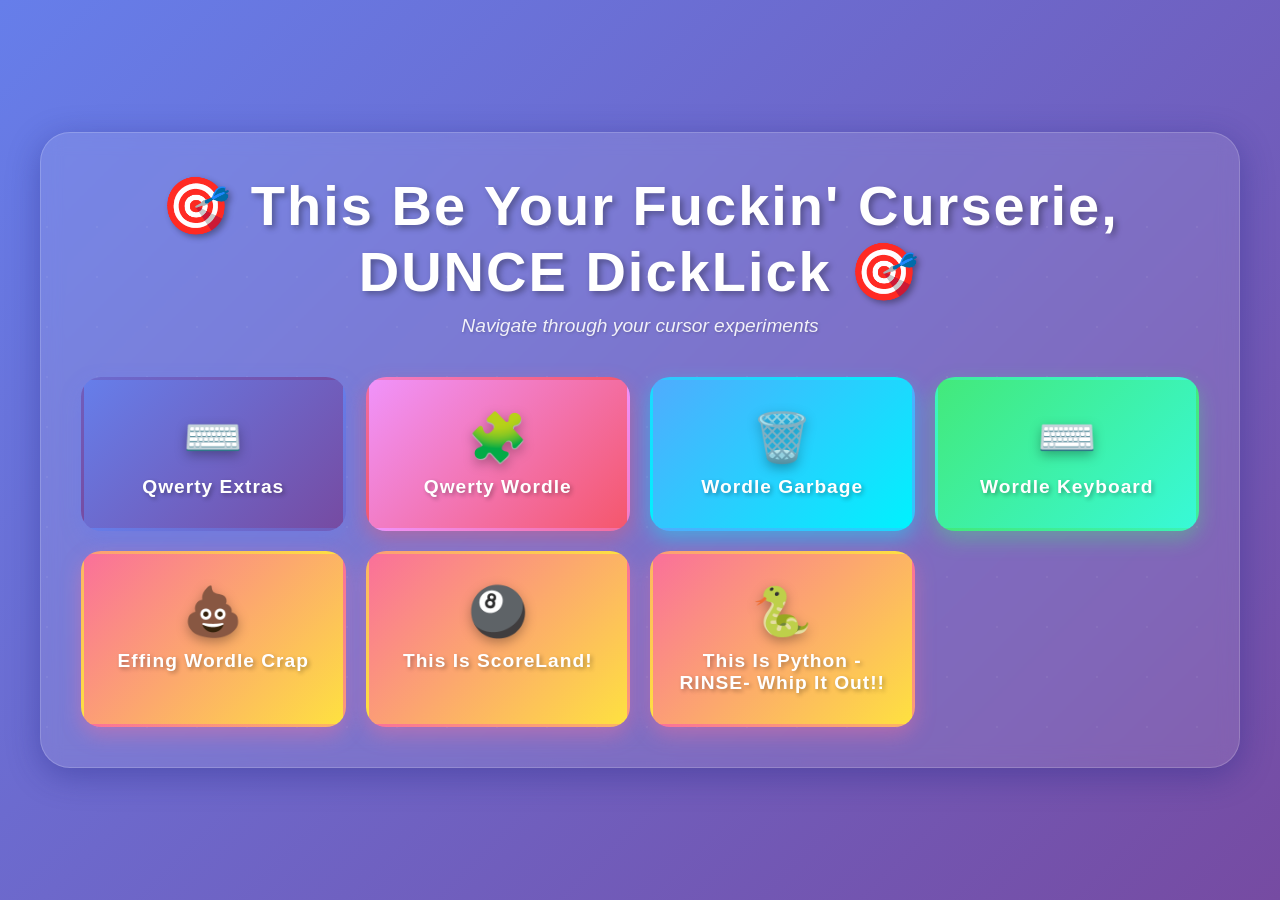
<file: index.html>
<!DOCTYPE html>
<html lang="en">
<head>
    <link rel="stylesheet" href="style.css">
    <meta charset="UTF-8">
    <meta name="viewport" content="width=device-width, initial-scale=1.0">
    <title>All Cursor Business</title>
</head>

  <body>
    <div class="container">
      <h1 class="main-title">🎯 This Be Your Fuckin' Curserie, DUNCE DickLick 🎯</h1>
      <p class="subtitle">Navigate through your cursor experiments</p>

      <div class="links-grid">
        <a href="qwertyExtras/qwerty.html" class="nav-link qwerty">
          <span class="icon">⌨️</span>
          <span class="label">Qwerty Extras</span>
        </a>

        <a href="qwertyWordle/index.html" class="nav-link wordle">
          <span class="icon">🧩</span>
          <span class="label">Qwerty Wordle</span>
        </a>

        <a href="wordleGarbage/index.html" class="nav-link garbage">
          <span class="icon">🗑️</span>
          <span class="label">Wordle Garbage</span>
        </a>

        <a href="wordleKeyboard/index.html" class="nav-link keyboard">
          <span class="icon">⌨️</span>
          <span class="label">Wordle Keyboard</span>
        </a>

        <a href="wordleCrap/crapHouse.html" class="nav-link crap">
          <span class="icon">💩</span>
          <span class="label"> Effing Wordle Crap</span>
        </a>

        <a href="scoreLand/scorer.html" class="nav-link crap">
          <span class="icon">🎱</span>
          <span class="label"> This Is ScoreLand!</span>
        </a>
          
        <a href="python-organized-3/wordChecker.html" class="nav-link crap">
          <span class="icon">🐍</span>
          <span class="label"> This Is Python -RINSE- Whip It Out!!</span>
        </a>

      </div>
    </div>
  </body>
</html>

</html>
</file>
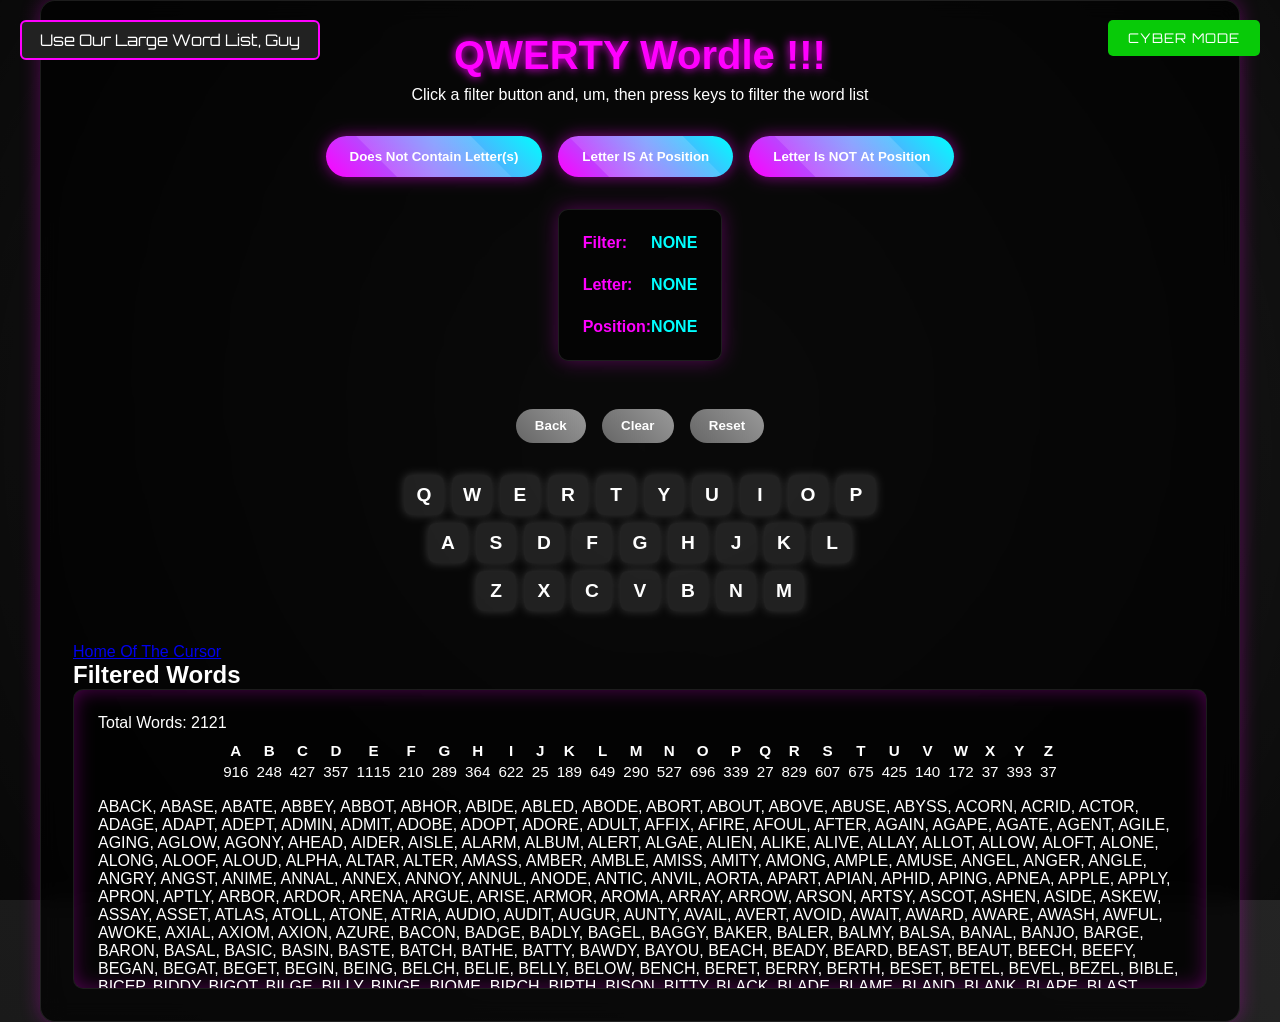
<file: qwertyWordle/index.html>
<!DOCTYPE html>
<html lang="en">
  <head>
    <meta charset="UTF-8" />
    <meta name="viewport" content="width=device-width, initial-scale=1.0" />
    <title>QWERTY Wordle, Brah!</title>
    <link rel="stylesheet" href="style.css" />
    <link
      rel="stylesheet"
      href="cyberpunk.css"
      id="theme-stylesheet"
      disabled
    />
    <link
      href="https://fonts.googleapis.com/css2?family=Orbitron:wght@400;500;700&display=swap"
      rel="stylesheet"
    />
  </head>
  <body>
    
    <button class="wordlist-toggle" id="wordlistToggle">
      Use Our Large Word List, Guy
    </button>
    <button class="theme-toggle cyberPositioner" id="themeToggle">
      Cyber Mode
    </button>
    <div class="cyber-letters" id="cyberLetters"></div>
    <div class="app-container">
      <header>
        <h1>QWERTY Wordle !!!</h1>
        <p>Click a filter button and, um, then press keys to filter the word list</p>
      </header>

      <main>
        <div class="controls-section">
          <div class="filter-buttons">
            <button class="filter-button" data-filter="doesNotContainLetter">
              Does Not Contain Letter(s)
            </button>
            <button
              class="filter-button"
              data-filter="containsLetterAtPosition"
            >
              Letter IS At Position
            </button>
            <button
              class="filter-button"
              data-filter="containsLetterNotAtPosition"
            >
              Letter Is NOT At Position
            </button>
          </div>

          <div class="selection-display">
            <div class="selection-item">
              <span class="selection-label">Filter:</span>
              <span id="currentFilter" class="selection-value">None</span>
            </div>
            <div class="selection-item">
              <span class="selection-label">Letter:</span>
              <span id="currentLetter" class="selection-value">None</span>
            </div>
            <div class="selection-item">
              <span class="selection-label">Position:</span>
              <span id="currentPosition" class="selection-value">None</span>
            </div>
          </div>

          <div class="position-buttons hidden">
            <button class="position-button" data-position="1">1</button>
            <button class="position-button" data-position="2">2</button>
            <button class="position-button" data-position="3">3</button>
            <button class="position-button" data-position="4">4</button>
            <button class="position-button" data-position="5">5</button>
          </div>

          <div class="navigation-buttons">
            <button class="nav-button" id="backButton">Back</button>
            <button class="nav-button" id="clearButton">Clear</button>
            <button class="nav-button" id="resetButton">Reset</button>
          </div>
        </div>

        <div class="keyboard-section">
          <!-- Keyboard will be dynamically added here -->
        </div>

        <div class="results-section">
          <a href="../index.html">Home Of The Cursor</a>
          <h2>Filtered Words</h2>
          <div id="filteredWords" class="results-container">
            <!-- Results will be dynamically added here -->
          </div>
        </div>
      </main>
    </div>
    <script type="module" src="script.js"></script>
  </body>
</html>
</file>
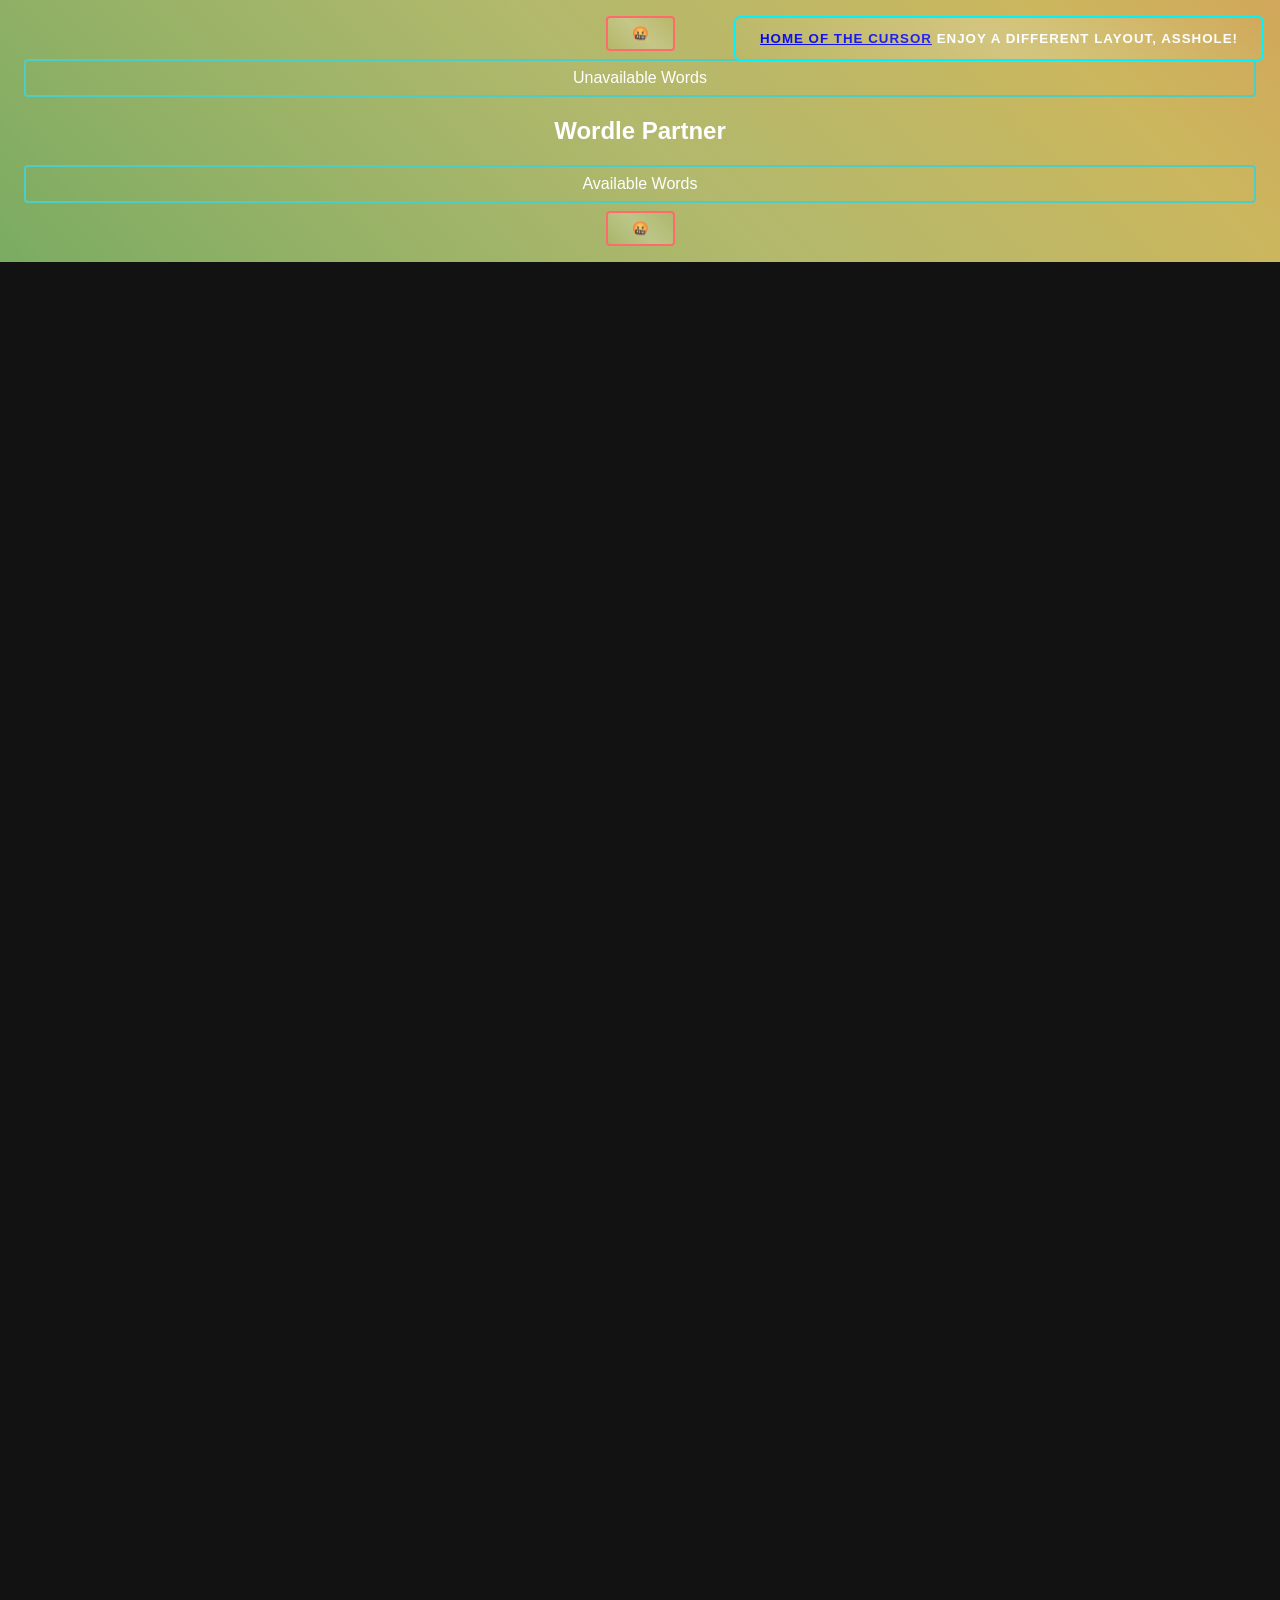
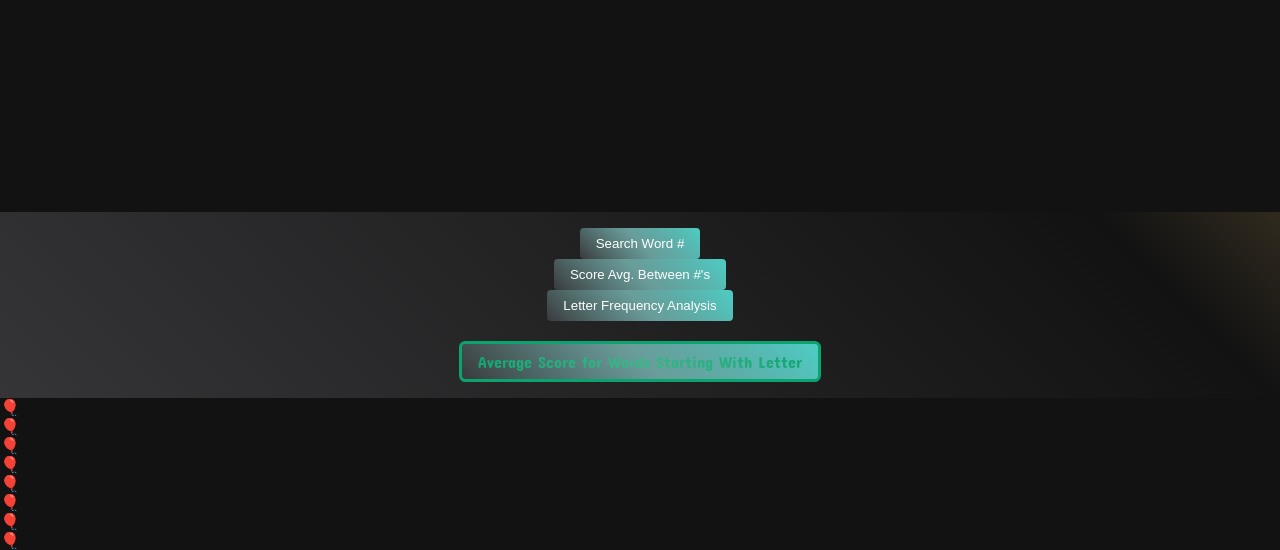
<file: wordleGarbage/index.html>
<!DOCTYPE html>
<html lang="en">
  <head>
    <meta charset="UTF-8" />
    <meta http-equiv="X-UA-Compatible" content="IE=edge" />
    <meta name="viewport" content="width=device-width, initial-scale=1.0" />
    <title>wordleGarbage-aNewLook - Enjoy!</title>
    <link
      href="https://fonts.googleapis.com/css2?family=Pacifico&family=Single+Day&family=Poetsen+One&family=Concert+One&family=Protest+Riot&family=Teko:wght@300..700&display=swap&family=Lobster"
      rel="stylesheet"
    />
    <link
      href="https://fonts.googleapis.com/css2?family=Almarai:wght@300;400;700;800&family=Bebas+Neue&display=swap"
      rel="stylesheet"
    />
    <link
      href="https://fonts.googleapis.com/css2?family=Volkhov:ital,wght@0,400;0,700;1,400;1,700&display=swap"
      rel="stylesheet"
    />
    <link
      href="https://fonts.googleapis.com/css2?family=Merienda:wght@300..900&display=swap"
      rel="stylesheet"
    />
    <link
      href="https://fonts.googleapis.com/css2?family=Rubik+Mono+One&family=Yanone+Kaffeesatz:wght@200..700&display=swap"
      rel="stylesheet"
    />
    <link
      href="https://fonts.googleapis.com/css2?family=Belanosima:wght@400;600;700&family=Silkscreen:wght@400;700&display=swap"
      rel="stylesheet"
    />
    <link
      href="https://fonts.googleapis.com/css2?family=Passion+One:wght@400;700;900&family=Archivo+Black&display=swap"
      rel="stylesheet"
    />
    <link
      href="https://fonts.googleapis.com/css2?family=Abel&family=Kaushan+Script&family=Luckiest+Guy&display=swap"
      rel="stylesheet"
    />
    <link
      href="https://fonts.googleapis.com/css2?family=Courgette&family=Unlock&family=Slackey&display=swap"
      rel="stylesheet"
    />
    <link id="main-style" href="style.css" rel="stylesheet" type="text/css" />
    <link
      id="alt-style"
      href="style_2.css"
      rel="stylesheet"
      type="text/css"
      disabled
    />
    <link
      id="circus-style"
      href="style_3.css"
      rel="stylesheet"
      type="text/css"
      disabled
    />
    <script src="clown-animation.js"></script>
  </head>
  <body>
    <header>
      <button id="resetButton1" class="anton-regularWP">🤬</button>
      <p id="toggleGroupOne">Unavailable Words</p>
      <h2 id="toggleInstructions">Wordle Partner</h2>
      <p id="toggleGroupTwo">Available Words</p>
      <button id="resetButton2" class="anton-regularWP">🤬</button>
      <button id="styleToggle" class="style-toggle">
        <a href="../index.html">Home Of The Cursor</a>
        Enjoy A Different Layout, Asshole!
      </button>
    </header>
    <main class="main-container">
      <aside id="instructions" class="hidden">
        <ol>
          <li>
            Enter a 5-letter word in the "Memory not what it used to, um, be?"
            section.
          </li>
          <li>
            Click the "Fire Word" button to see if it's a valid Wordle word!
          </li>
          <li>
            Use the "Rushing around like a fool?" section to filter available
            words.
          </li>
          <li>Select a filter type and enter the letter(s) and position(s).</li>
          <li>
            Click the "Fire Away" button to see the filtered list of words.
          </li>
          <li>
            Use the "Search Word #" section to look up specific Wordle words.
          </li>
          <li>Enter a word number and click "Lookup Word #".</li>
          <li>
            Check the average score between two word numbers in the "Score Avg.
            Between #'s" section.
          </li>
          <li>
            As you type letters, you'll see the frequency of that letter in the
            available words list, showing both the count and percentage of total
            letters.
          </li>
        </ol>
      </aside>
      <div class="inner-main">
        <section class="group-one hidden">
          <h4>
            Memory not what it used to be? Need help remembering a past Wordle
            Word? Feeling old as shit? Check here!
          </h4>
          <div class="past-input">
            <input
              type="text"
              id="wordInput"
              placeholder="Type a 5 Letter Word"
            />
            <button id="submitButton">Fire Word</button>
          </div>
          <div class="field-one"></div>
        </section>
        <section class="group-two hidden">
          <h4>
            Rushing around like a fool? Want your maintain your solid score
            average? Filter Available words here!
          </h4>
          <div class="filter-input">
            <select id="functionSelect">
              <option value="doesNotContainLetter">
                Does NOT Contain Letter
              </option>
              <option value="doesNotContainMultipleLetters">
                Does NOT Contain Multiple Letters
              </option>
              <option value="containsLetterAtPosition">
                Letter AT Position
              </option>
              <option value="containsLetterNotAtPosition">
                Letter NOT at Position
              </option>
              <option value="containsRepeatingConsecutiveLetters">
                Contains Repeating Consecutive Letters
              </option>
              <option value="containsDuplicateLetters">
                Contains Duplicate Letters
              </option>
            </select>
            <input type="text" id="letterInput" placeholder="Enter letter(s)" />
            <input
              type="number"
              id="positionInput"
              placeholder="Enter position (1-5)"
              min="1"
              max="5"
            />
            <button id="applyFilterButton">Fire Away</button>
            <button id="undoButton">⬅️ Undo ⬅️</button>
          </div>
          <div id="filteredWords"></div>
        </section>
      </div>
    </main>
    <footer>
      <!-- <a href="https://wordfinder.yourdictionary.com/wordle/answers/" target="_blank" id="wordle-link">A Source</a> -->
      <div class="numbers">
        <button id="toggleLookupButton">Search Word #</button>
        <div id="lookupSection" class="hidden">
          <input
            type="number"
            id="wordNumberInput"
            placeholder="Enter Word #"
            min="0"
            max="3000"
          />
          <button id="lookupWordNumberButton">Lookup Word #</button>
          <div id="wordDetails"></div>
          <ul id="wordList"></ul>
        </div>
      </div>
      <!-- <a href="https://www.nytimes.com/games/wordle/index.html" target="_blank" id="nyt-link">Play Wordle</a>
 -->

      <div class="average-score">
        <button id="toggleAverageScoreButton">Score Avg. Between #'s</button>
        <div id="averageScoreSection" class="hidden">
          <input
            type="number"
            id="wordNumber1"
            placeholder="Enter start word #"
            min="0"
            max="3000"
          />
          <input
            type="number"
            id="wordNumber2"
            placeholder="Enter end word #"
            min="0"
            max="3000"
          />
          <button id="calculateAverageButton">Get That Average!</button>
          <div id="averageScoreResult"></div>
        </div>
      </div>

      <div class="letter-frequency">
        <button id="toggleLetterFrequencyButton">
          Letter Frequency Analysis
        </button>
        <div id="letterFrequencySection" class="hidden">
          <div class="frequency-table-container">
            <table id="letterFrequencyTable">
              <thead>
                <tr>
                  <th>Letter</th>
                  <th>Total</th>
                  <th>%</th>
                  <th>Pos 1</th>
                  <th>Pos 2</th>
                  <th>Pos 3</th>
                  <th>Pos 4</th>
                  <th>Pos 5</th>
                </tr>
              </thead>
              <tbody id="letterFrequencyTableBody"></tbody>
            </table>
          </div>
          <div id="wordsWithLetterContainer" class="hidden">
            <h4>
              Words containing <span id="selectedLetterFrequency"></span>:
            </h4>
            <div id="wordsWithLetterList"></div>
          </div>
          <div id="positionWordsContainer" class="hidden">
            <h4>
              Words with <span id="selectedLetterPosition"></span> at position
              <span id="selectedPosition"></span>:
            </h4>
            <div id="positionWordsList"></div>
          </div>
        </div>
      </div>

      <div
        id="footerClocks"
        style="text-align: center; margin-top: 20px; font-size: 16px"
      >
        <div id="countdown"></div>
        <p id="currentTime"></p>
        <p id="countdownToMidnight"></p>
      </div>

      <div class="letter-average-score">
        <button id="toggleLetterAverageScoreButton">
          Average Score for Words Starting With Letter
        </button>
        <div id="letterAverageScoreSection" class="hidden">
          <input
            type="text"
            id="letterForAverage"
            placeholder="Enter a letter (A-Z)"
            maxlength="1"
          />
          <button id="calculateLetterAverageButton">
            Calculate Letter Average
          </button>
          <div id="letterAverageScoreResult"></div>
        </div>
      </div>
    </footer>
    <!-- <script src="script.js"></script> -->
    <script type="module" src="script.js"></script>
    <script src="style-switcher.js"></script>
    <!-- <script src="scriptClocks.js"></script> -->
  </body>
</html>
</file>
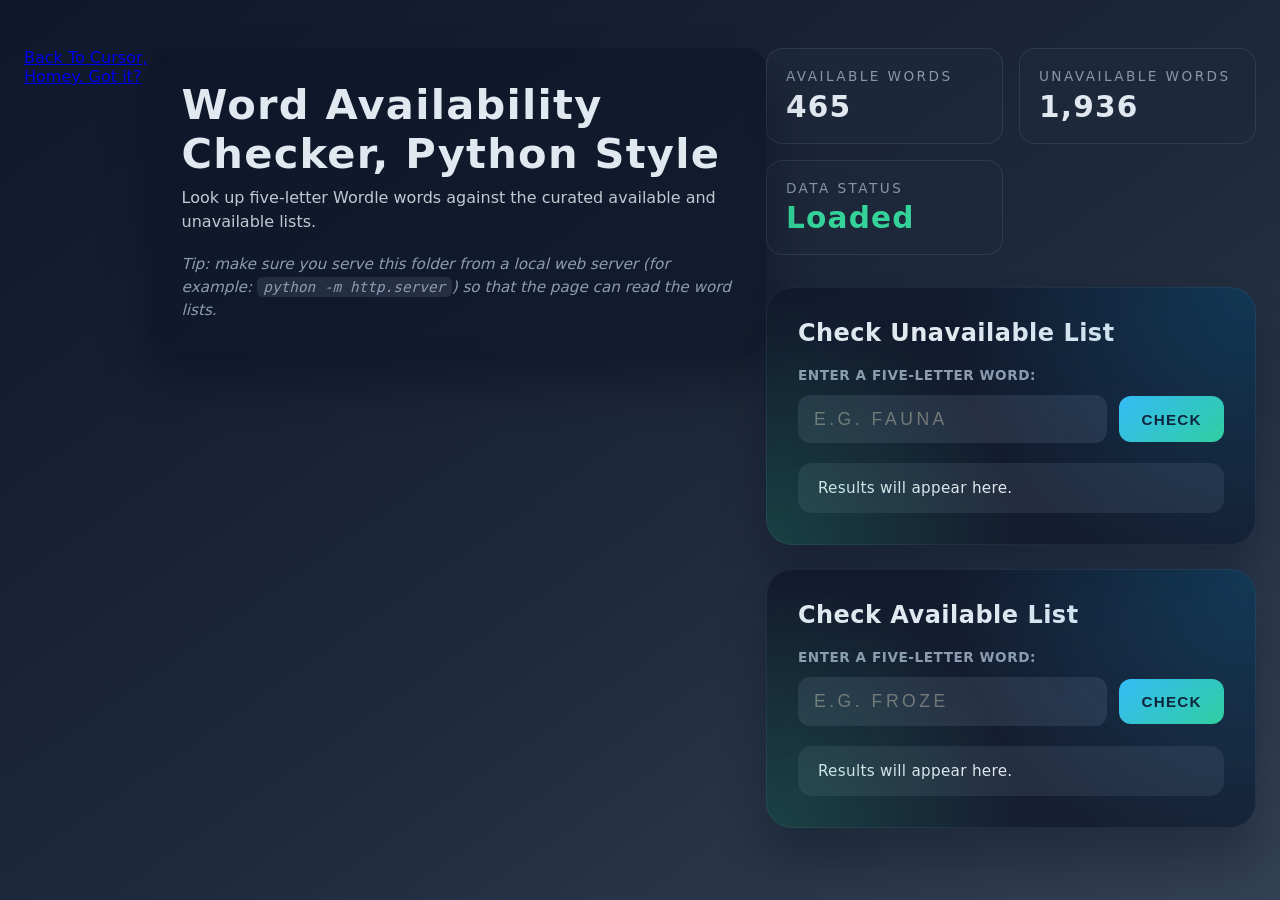
<file: python-organized-3/wordChecker.html>
<!DOCTYPE html>
<html lang="en">
  <head>
    <meta charset="UTF-8" />
    <meta name="viewport" content="width=device-width, initial-scale=1.0" />
    <title>Word Availability Checker, Python Style</title>
    <link rel="stylesheet" href="./wordChecker.css" />
  </head>
  <body>
      <a href="../index.html">Back To Cursor, Homey. Got it?</a>
    
      <header class="intro">
        <h1>Word Availability Checker, Python Style</h1>
        <p>
          Look up five-letter Wordle words against the curated available and
          unavailable lists.
        </p>
        <p class="hint">
          Tip: make sure you serve this folder from a local web server (for
          example: <code>python -m http.server</code>) so that the page can read
          the word lists.
        </p>
      </header>
    <main class="layout">
      <section class="status">
        <div class="status-card">
          <span class="status-label">Available words</span>
          <span class="status-value" id="available-count">—</span>
        </div>
        <div class="status-card">
          <span class="status-label">Unavailable words</span>
          <span class="status-value" id="unavailable-count">—</span>
        </div>
        <div class="status-card">
          <span class="status-label">Data status</span>
          <span class="status-value" id="data-status">Loading…</span>
        </div>
      </section>

      <section class="panels">
        <article class="panel">
          <h2>Check Unavailable List</h2>
          <form id="available-form" autocomplete="off">
            <label for="available-input">Enter a five-letter word:</label>
            <div class="input-cluster">
              <input
                id="available-input"
                name="available-word"
                maxlength="5"
                placeholder="e.g. FAUNA"
              />
              <button type="submit">Check</button>
            </div>
          </form>
          <p class="message" id="available-message">
            Results will appear here.
          </p>
        </article>

        <article class="panel">
          <h2>Check Available List</h2>
          <form id="unavailable-form" autocomplete="off">
            <label for="unavailable-input">Enter a five-letter word:</label>
            <div class="input-cluster">
              <input
                id="unavailable-input"
                name="unavailable-word"
                maxlength="5"
                placeholder="e.g. FROZE"
              />
              <button type="submit">Check</button>
            </div>
          </form>
          <p class="message" id="unavailable-message">
            Results will appear here.
          </p>
        </article>
      </section>
    </main>

    <template id="message-template">
      <span class="word"></span>
      <span class="details"></span>
    </template>

        <script type="module" src="./wordChecker.js"></script>
  </body>
</html>
</file>
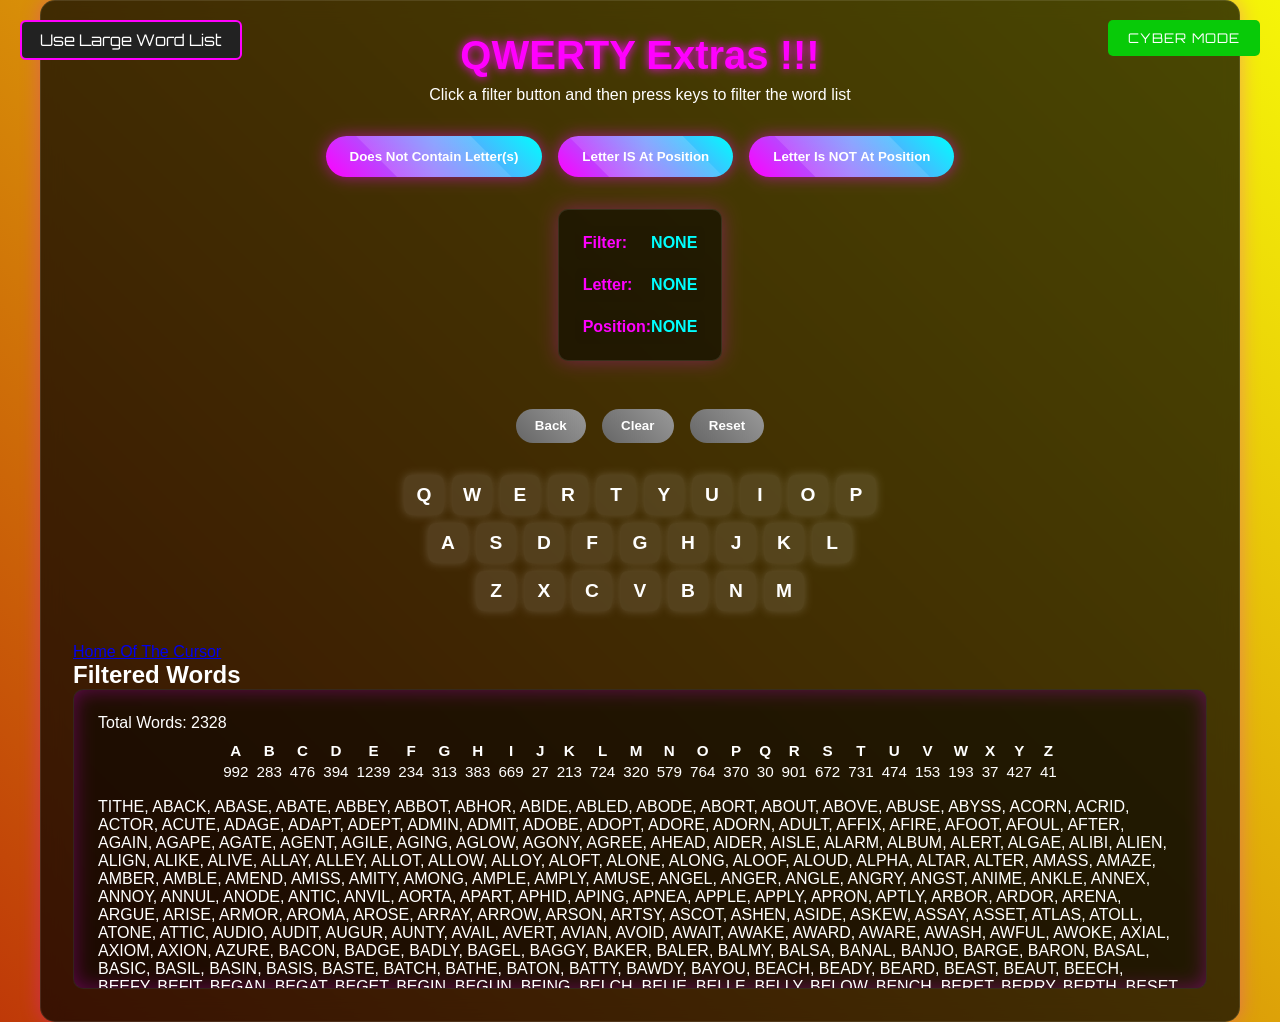
<file: qwertyExtras/qwerty.html>
<!DOCTYPE html>
<html lang="en">
  <head>
    <meta charset="UTF-8" />
    <meta name="viewport" content="width=device-width, initial-scale=1.0" />
    <title>oldAndNewQwerty</title>
    <link rel="stylesheet" href="qwertyStyle.css" />
    <link
      rel="stylesheet"
      href="cyberQwerty.css"
      id="theme-stylesheet"
      disabled
    />
    <link
      href="https://fonts.googleapis.com/css2?family=Orbitron:wght@400;500;700&display=swap"
      rel="stylesheet"
    />
  </head>
  <body>
    <button class="wordlist-toggle" id="wordlistToggle">
      Use Large Word List
    </button>
    <button class="theme-toggle cyberPositioner" id="themeToggle">
      Cyber Mode
    </button>
    <div class="cyber-letters" id="cyberLetters"></div>
    <div class="app-container">
      <header>
        <h1>QWERTY Extras !!!</h1>
        <p>Click a filter button and then press keys to filter the word list</p>
      </header>
      
      <main>
        <div class="controls-section">
          <div class="filter-buttons">
            <button class="filter-button" data-filter="doesNotContainLetter">
              Does Not Contain Letter(s)
            </button>
            <button
            class="filter-button"
            data-filter="containsLetterAtPosition"
            >
            Letter IS At Position
          </button>
          <button
          class="filter-button"
          data-filter="containsLetterNotAtPosition"
          >
          Letter Is NOT At Position
        </button>
      </div>
      
      <div class="selection-display">
        <div class="selection-item">
          <span class="selection-label">Filter:</span>
          <span id="currentFilter" class="selection-value">None</span>
        </div>
        <div class="selection-item">
          <span class="selection-label">Letter:</span>
          <span id="currentLetter" class="selection-value">None</span>
        </div>
        <div class="selection-item">
          <span class="selection-label">Position:</span>
          <span id="currentPosition" class="selection-value">None</span>
        </div>
      </div>
      
      <div class="position-buttons hidden">
        <button class="position-button" data-position="1">1</button>
        <button class="position-button" data-position="2">2</button>
        <button class="position-button" data-position="3">3</button>
        <button class="position-button" data-position="4">4</button>
        <button class="position-button" data-position="5">5</button>
      </div>
      
      <div class="navigation-buttons">
        <button class="nav-button" id="backButton">Back</button>
        <button class="nav-button" id="clearButton">Clear</button>
        <button class="nav-button" id="resetButton">Reset</button>
      </div>
    </div>
    
    <div class="keyboard-section">
      <!-- Keyboard will be dynamically added here -->
    </div>
    
    <div class="results-section">
      <a href="../index.html">Home Of The Cursor</a>
      <h2>Filtered Words</h2>
      <div id="filteredWords" class="results-container">
        <!-- Results will be dynamically added here -->
      </div>
    </div>
  </main>
</div>
<script type="module" src="qwertyScript.js"></script>
</body>
</html>
</file>
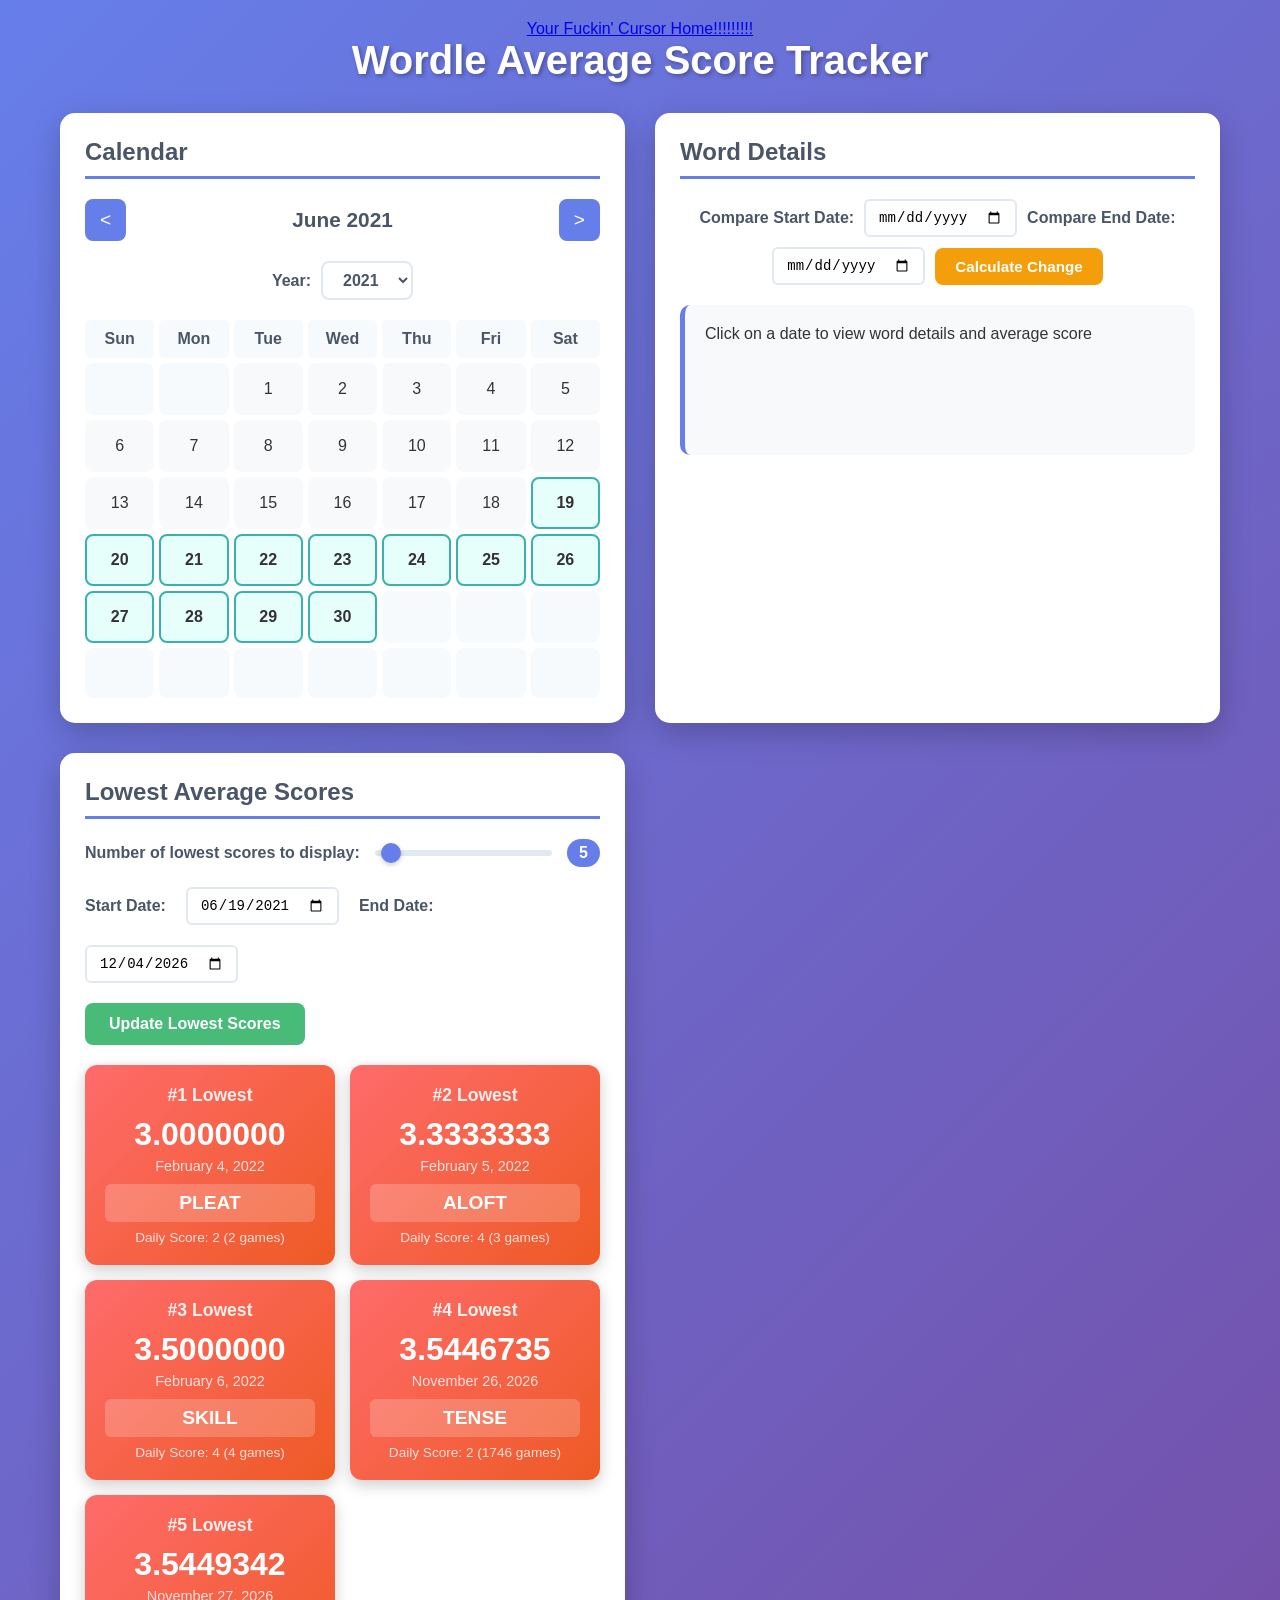
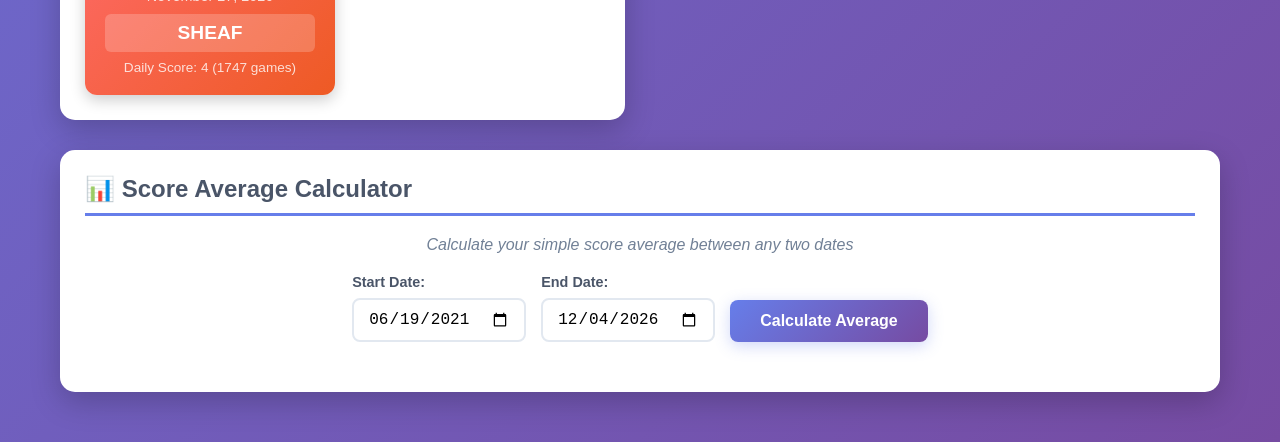
<file: scoreLand/scorer.html>
<!DOCTYPE html>
<html lang="en">
  <head>
    <meta charset="UTF-8" />
    <meta name="viewport" content="width=device-width, initial-scale=1.0" />
    <title>ScoreLand</title>
    <link href="scorer.css" rel="stylesheet" type="text/css">
  </head>
  <body>
    <div class="container">
      <header>
        <a href="../index.html">Your Fuckin' Cursor Home!!!!!!!!!</a>
        <h1>Wordle Average Score Tracker</h1>
      </header>

      <div class="main-content">
        <!-- Calendar Section -->
        <section class="calendar-section">
          <h2>Calendar</h2>
          <div class="calendar-controls">
            <button id="prevMonth" class="nav-btn">&lt;</button>
            <h3 id="currentMonth"></h3>
            <button id="nextMonth" class="nav-btn">&gt;</button>
          </div>
          <div class="year-selector">
            <label for="yearSelect">Year:</label>
            <select id="yearSelect" class="year-dropdown"></select>
          </div>
          <div class="calendar" id="calendar"></div>
        </section>

        <!-- Details Section -->
        <section class="details-section">
          <h2>Word Details</h2>
          <div class="date-range-inputs">
            <label for="startCompareDate">Compare Start Date:</label>
            <input type="date" id="startCompareDate" />
            <label for="endCompareDate">Compare End Date:</label>
            <input type="date" id="endCompareDate" />
            <button id="calculateScoreChange" class="compare-btn">
              Calculate Change
            </button>
          </div>
          <div id="wordDetails" class="word-details">
            <p>Click on a date to view word details and average score</p>
          </div>
        </section>

        <!-- Lowest Scores Section -->
        <section class="lowest-scores-section">
          <h2>Lowest Average Scores</h2>
          <div class="controls">
            <label for="scoreCount">Number of lowest scores to display:</label>
            <input
              type="range"
              id="scoreCount"
              min="1"
              max="100"
              value="5"
              class="slider"
            />
            <span id="scoreCountValue">5</span>
          </div>
          <div class="date-range-controls">
            <label for="startDate">Start Date:</label>
            <input type="date" id="startDate" value="2021-06-19" />
            <label for="endDate">End Date:</label>
            <input type="date" id="endDate" />
          </div>
          <button id="updateLowestScores" class="update-btn">
            Update Lowest Scores
          </button>
          <div id="lowestScores" class="lowest-scores"></div>
        </section>

        <!-- Score Average Calculator Section -->
        <section class="average-calculator-section">
          <h2>📊 Score Average Calculator</h2>
          <p class="calculator-description">
            Calculate your simple score average between any two dates
          </p>
          <div class="calculator-inputs">
            <div class="input-group">
              <label for="calcStartDate">Start Date:</label>
              <input type="date" id="calcStartDate" value="2021-06-19" />
            </div>
            <div class="input-group">
              <label for="calcEndDate">End Date:</label>
              <input type="date" id="calcEndDate" />
            </div>
            <button id="calculateAverage" class="calc-btn">
              Calculate Average
            </button>
          </div>
          <div id="averageResult" class="average-result"></div>
        </section>
      </div>
    </div>

    <script type="module" src="scorer.js"></script>
  </body>
</html>
</file>
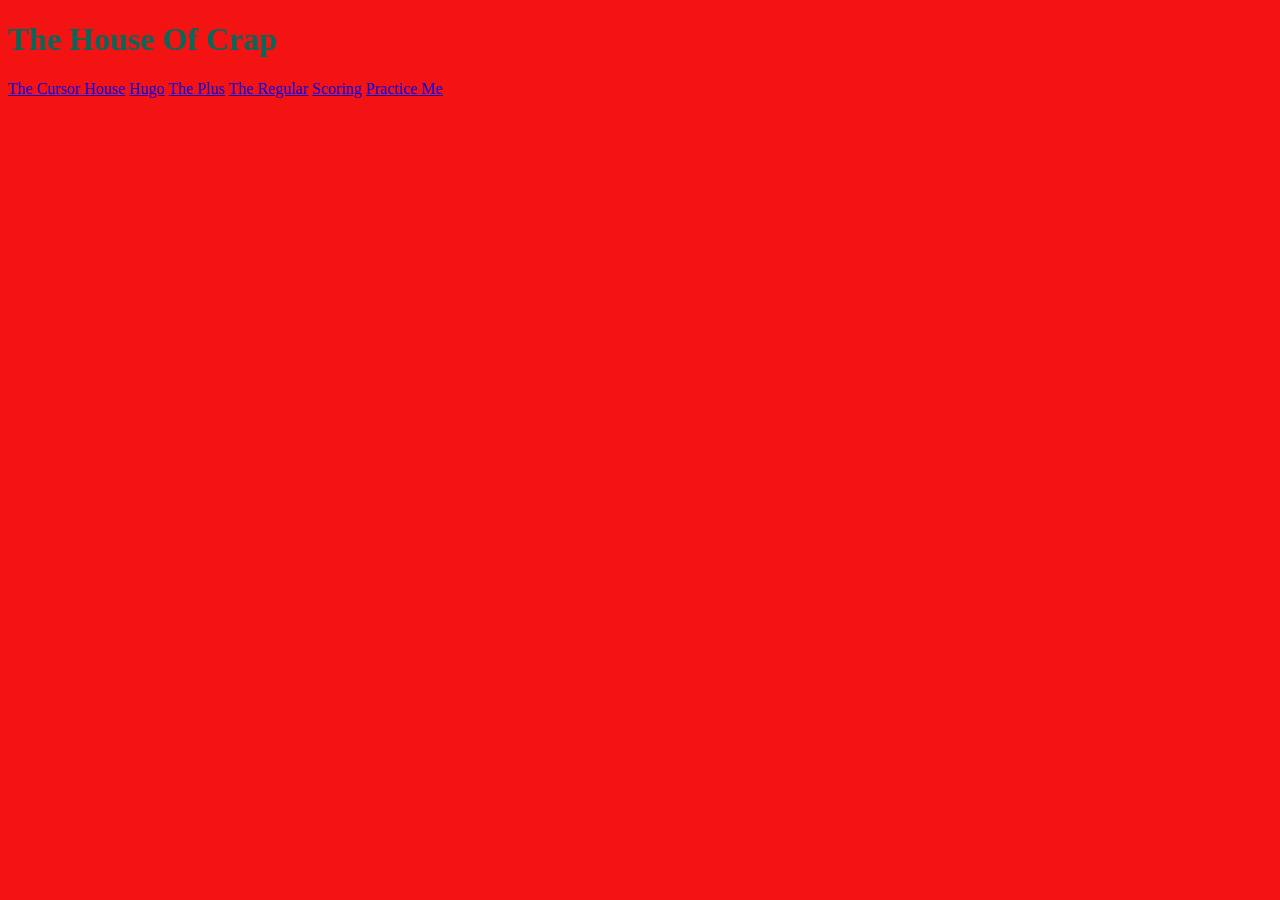
<file: wordleCrap/crapHouse.html>
<!DOCTYPE html>
<html lang="en">
<head>
    <meta charset="UTF-8">
    <meta name="viewport" content="width=device-width, initial-scale=1.0">
    <title>WordleCursor</title>
    <link href="craphouse.css" rel="stylesheet" type="text/css" />


</head>
<body>
    <h1>The House Of Crap</h1>
    <a href="../index.html">The Cursor House</a>
    <a href="project12500/wordleHuge3.html">Hugo</a>
    <a href="projectPlus/wordlePlus2.html">The Plus</a>
    <a href="projectReg/wordleReg1.html">The Regular</a>
    <a href="projectScore/wordleScore4.html">Scoring</a>
    <a href="projectScorePractice/wordleScore4.html">Practice Me</a>
</body>
</html>
</file>
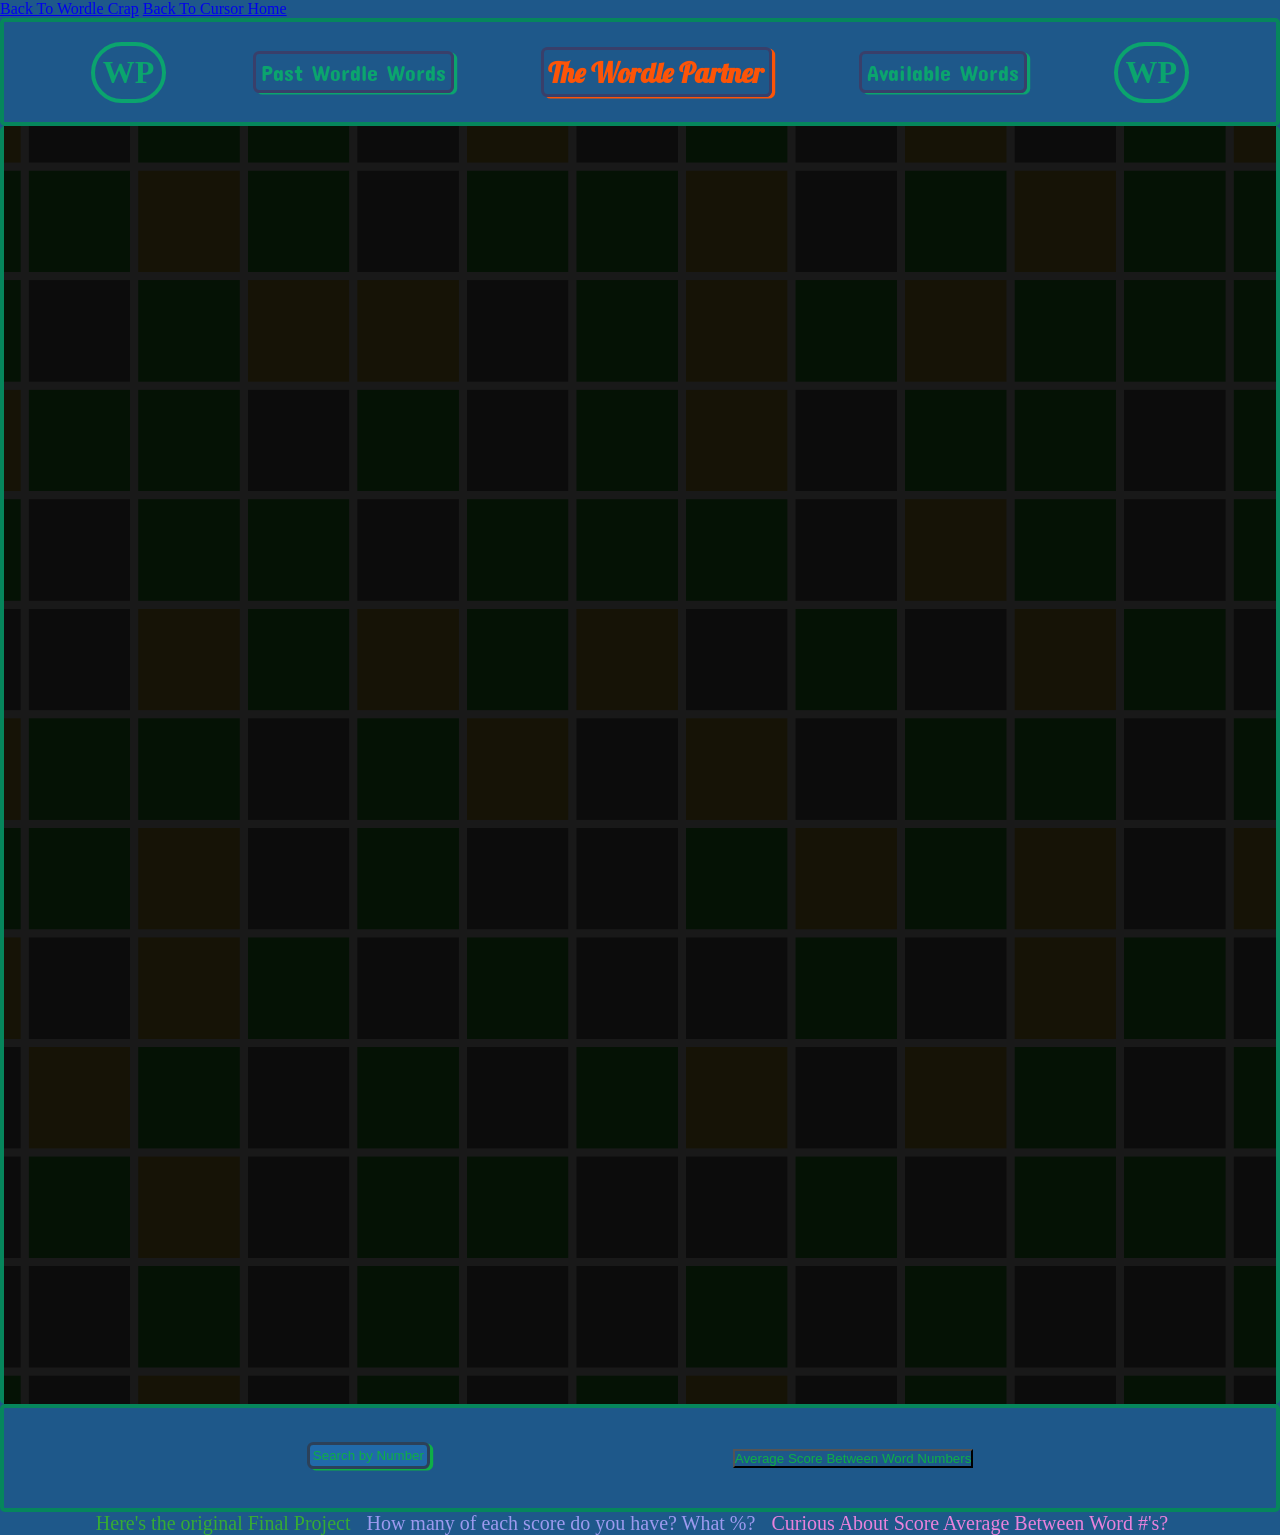
<file: wordleCrap/project12500/wordleHuge3.html>
<!DOCTYPE html>
<html lang="en">
<head>
    <meta charset="UTF-8">
    <meta http-equiv="X-UA-Compatible" content="IE=edge">
    <meta name="viewport" content="width=device-width, initial-scale=1.0">
    <title>Project12500</title>
    <link href="https://fonts.googleapis.com/css2?family=Pacifico&family=Poetsen+One&family=Concert+One&family=Teko:wght@300..700&display=swap&family=Lobster" rel="stylesheet">
    <link href="https://fonts.googleapis.com/css2?family=Almarai:wght@300;400;700;800&family=Bebas+Neue&display=swap" rel="stylesheet">
    <link href="wordleHuge3.css" rel="stylesheet" type="text/css" />
</head>
<body>
    <a href="../crapHouse.html">Back To Wordle Crap</a>
    <a href="../../index.html">Back To Cursor Home</a>
    <header>
        <button id="resetButton1" class="permanent-marker-regular">WP</button>
        <p id="toggleGroupOne">Past Wordle Words</p>
        <h2 id="toggleInstructions">The Wordle Partner</h2>
        <p id="toggleGroupTwo">Available Words</p>
        <button id="resetButton2" class="permanent-marker-regular">WP</button>
    </header>    

    <main class="main-container">
        <div class="overlay"></div>
    
        <aside id="instructions" class="hidden">
            <h4>Instructions to filter 'Available Words':</h4>
            <ol>
                <li>Click 'Available Words' tab</li>
                <li>Reset functionality by clicking the WP above</li>
                <li>Choose desired letter function (Does Not Contain Letter, etc...)</li>
                <li>Enter letter(s) to perform function on</li>
                <li>Enter a letter position if required by function</li>
                <li>Click 'Submit'</li>
                <li>Return to step 3</li>
            </ol>
        </aside>
        <div class="inner-main">
            
            <section class="group-one hidden">
                <h4>Is your Wordle guess a Past Wordle Word? Check here!</h4>
                <div class="past-input">
                    <input type="text" id="wordInput" placeholder="Type a 5 Letter Word">
                    <button id="submitButton">Submit Word</button>
                </div>
                <div class="field-one"></div>
            </section>   
            <section class="group-two hidden">
                <h4>In a hurry but don't want your score average to suffer? Filter Available words here!</h4>
                <div class="filter-input">
                    <select id="functionSelect">
                        <!-- <option value="containsLetter">Contains Letter</option> -->
                        <option value="doesNotContainLetter">Does Not Contain Letter</option>
                        <option value="containsLetterAtPosition">Contains Letter at Position</option>
                        <option value="containsLetterNotAtPosition">Contains Letter Not at Position</option>
                        <option value="containsRepeatingConsecutiveLetters">Contains Duplicate Consecutive Letters</option>
                        <option value="containsDuplicateLetters">Contains Duplicate Letters</option>
                    </select>
                    <input type="text" id="letterInput" placeholder="Enter letter">
                    <input type="number" id="positionInput" placeholder="Enter position (1-5)" min="1" max="5">
                    <button id="applyFilterButton">Submit</button>
                    <button id="undoButton">Undo</button>
                    
                </div>
                <div id="filteredWords"></div>            
            </section>            
        </div>        
    </main>
    <footer>

        <div class="numbers">
            <button id="toggleLookupButton">Search by Number</button>
            <div id="lookupSection" class="hidden">
            <input type="number" id="wordNumberInput" placeholder="Enter Word #" />
            <button id="lookupWordNumberButton">Lookup Word #</button>
            <div id="wordDetails"></div>
            <ul id="wordList"></ul>
            </div>
        </div>        

         
    <div class="average-score">
        <button id="toggleAverageScoreButton">Average Score Between Word Numbers</button>
        <div id="averageScoreSection" class="hidden">
            <input type="number" id="wordNumber1" placeholder="Enter start word #" />
            <input type="number" id="wordNumber2" placeholder="Enter end word #" />
            <button id="calculateAverageButton">Calculate Average</button>
            <div id="averageScoreResult"></div>
        </div>
    </div>    
</footer>    
<div id="linksVille">
    <a href="../projectReg/wordleReg1.html" class="eachLink link1">Here's the original Final Project</a>
    <a href="../projectScore/wordleScore4.html" class="eachLink link4">How many of each score do you have? What %?</a>
    <a href="../projectPlus/wordlePlus2.html"  class="eachLink link2">Curious About Score Average Between Word #'s? </a>
</div>
<script type="module" src="wordleHuge3.js"></script>
</body>
</html>
</file>
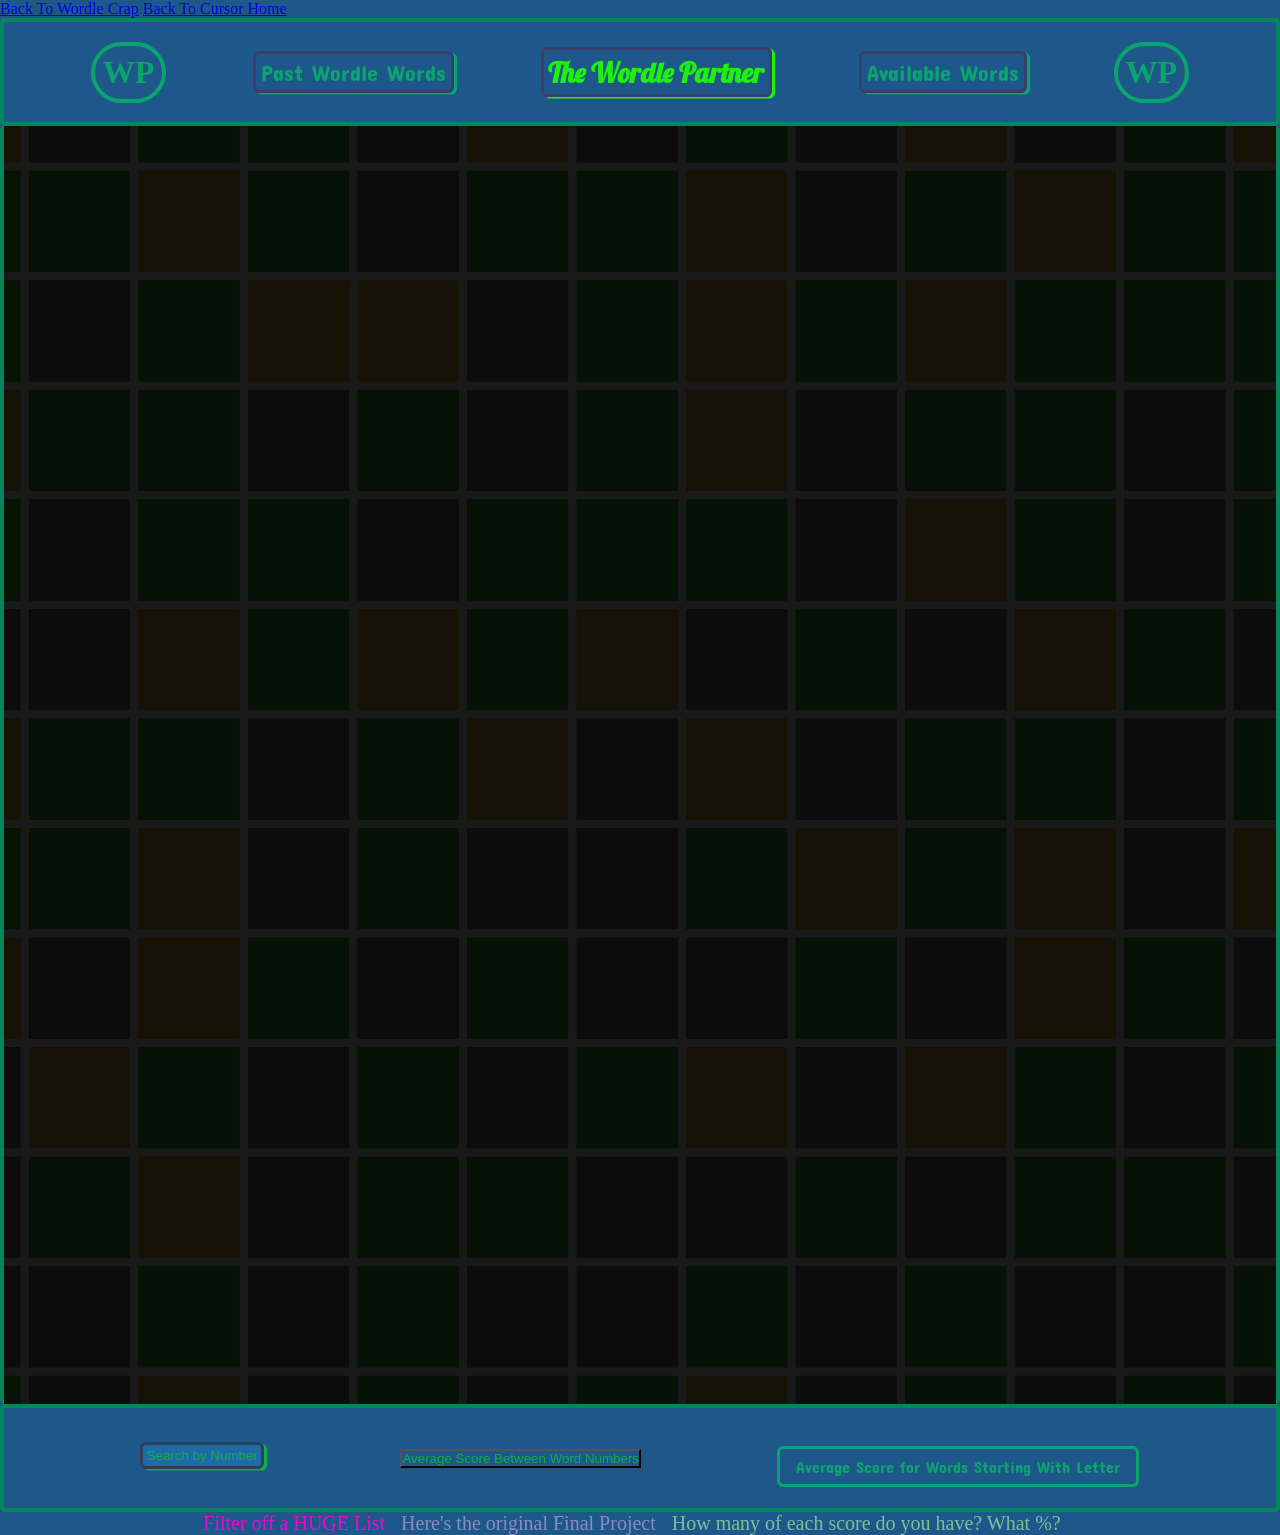
<file: wordleCrap/projectPlus/wordlePlus2.html>
<!DOCTYPE html>
<html lang="en">
  <head>
    <meta charset="UTF-8" />
    <meta http-equiv="X-UA-Compatible" content="IE=edge" />
    <meta name="viewport" content="width=device-width, initial-scale=1.0" />
    <title>ProjectPlus</title>
    <link
      href="https://fonts.googleapis.com/css2?family=Pacifico&family=Poetsen+One&family=Concert+One&family=Teko:wght@300..700&display=swap&family=Lobster"
      rel="stylesheet"
    />
    <link
      href="https://fonts.googleapis.com/css2?family=Almarai:wght@300;400;700;800&family=Bebas+Neue&display=swap"
      rel="stylesheet"
    />
    <link href="wordlePlus2.css" rel="stylesheet" type="text/css" />
  </head>
  <body>
    <a href="../crapHouse.html">Back To Wordle Crap</a>
    <a href="../../index.html">Back To Cursor Home</a>
    <header>
      <button id="resetButton1" class="permanent-marker-regular">WP</button>
      <p id="toggleGroupOne">Past Wordle Words</p>
      <h2 id="toggleInstructions">The Wordle Partner</h2>
      <p id="toggleGroupTwo">Available Words</p>
      <button id="resetButton2" class="permanent-marker-regular">WP</button>
    </header>

    <main class="main-container">
      <div class="overlay"></div>

      <aside id="instructions" class="hidden">
        <h4>Instructions to filter 'Available Words':</h4>
        <ol>
          <li>Click 'Available Words' tab</li>
          <li>Reset functionality by clicking the WP above</li>
          <li>
            Choose desired letter function (Does Not Contain Letter, etc...)
          </li>
          <li>Enter letter(s) to perform function on</li>
          <li>Enter a letter position if required by function</li>
          <li>Click 'Submit'</li>
          <li>Return to step 3</li>
        </ol>
      </aside>
      <div class="inner-main">
        <section class="group-one hidden">
          <h4>Is your Wordle guess a Past Wordle Word? Check here!</h4>
          <div class="past-input">
            <input
              type="text"
              id="wordInput"
              placeholder="Type a 5 Letter Word"
            />
            <button id="submitButton">Submit Word</button>
          </div>
          <div class="field-one"></div>
        </section>
        <section class="group-two hidden">
          <h4>
            In a hurry but don't want your score average to suffer? Filter
            Available words here!
          </h4>
          <div class="filter-input">
            <select id="functionSelect">
              <!-- <option value="containsLetter">Contains Letter</option> -->
              <option value="doesNotContainLetter">
                Does Not Contain Letter
              </option>
              <option value="containsLetterAtPosition">
                Contains Letter at Position
              </option>
              <option value="containsLetterNotAtPosition">
                Contains Letter Not at Position
              </option>
              <option value="containsRepeatingConsecutiveLetters">
                Contains Duplicate Consecutive Letters
              </option>
              <option value="containsDuplicateLetters">
                Contains Duplicate Letters
              </option>
            </select>
            <input type="text" id="letterInput" placeholder="Enter letter" />
            <input
              type="number"
              id="positionInput"
              placeholder="Enter position (1-5)"
              min="1"
              max="5"
            />
            <button id="applyFilterButton">Submit</button>
            <button id="undoButton">Undo</button>
          </div>
          <div id="filteredWords"></div>
        </section>
      </div>
    </main>
    <footer>
      <div class="numbers">
        <button id="toggleLookupButton">Search by Number</button>
        <div id="lookupSection" class="hidden">
          <input
            type="number"
            id="wordNumberInput"
            placeholder="Enter Word #"
          />
          <button id="lookupWordNumberButton">Lookup Word #</button>
          <div id="wordDetails"></div>
          <ul id="wordList"></ul>
        </div>
      </div>

      <div class="average-score">
        <button id="toggleAverageScoreButton">
          Average Score Between Word Numbers
        </button>
        <div id="averageScoreSection" class="hidden">
          <input
            type="number"
            id="wordNumber1"
            placeholder="Enter start word #"
          />
          <input
            type="number"
            id="wordNumber2"
            placeholder="Enter end word #"
          />
          <button id="calculateAverageButton">Calculate Average</button>
          <div id="averageScoreResult"></div>
        </div>
      </div>

      <div class="letter-average-score">
        <button id="toggleLetterAverageScoreButton">
          Average Score for Words Starting With Letter
        </button>
        <div id="letterAverageScoreSection" class="hidden">
          <input
            type="text"
            id="letterForAverage"
            placeholder="Enter a letter (A-Z)"
            maxlength="1"
          />
          <button id="calculateLetterAverageButton">
            Calculate Letter Average
          </button>
          <div id="letterAverageScoreResult"></div>
        </div>
      </div>
    </footer>
    <div id="linksVille">
      <a href="../project12500/wordleHuge3.html" class="eachLink link3"
        >Filter off a HUGE List</a
      >
      <a href="../projectReg/wordleReg1.html" class="eachLink link1"
        >Here's the original Final Project</a
      >
      <a href="../projectScore/wordleScore4.html" class="eachLink link4"
        >How many of each score do you have? What %?</a
      >
    </div>
    <script type="module" src="wordlePlus2.js"></script>
  </body>
</html>
</file>
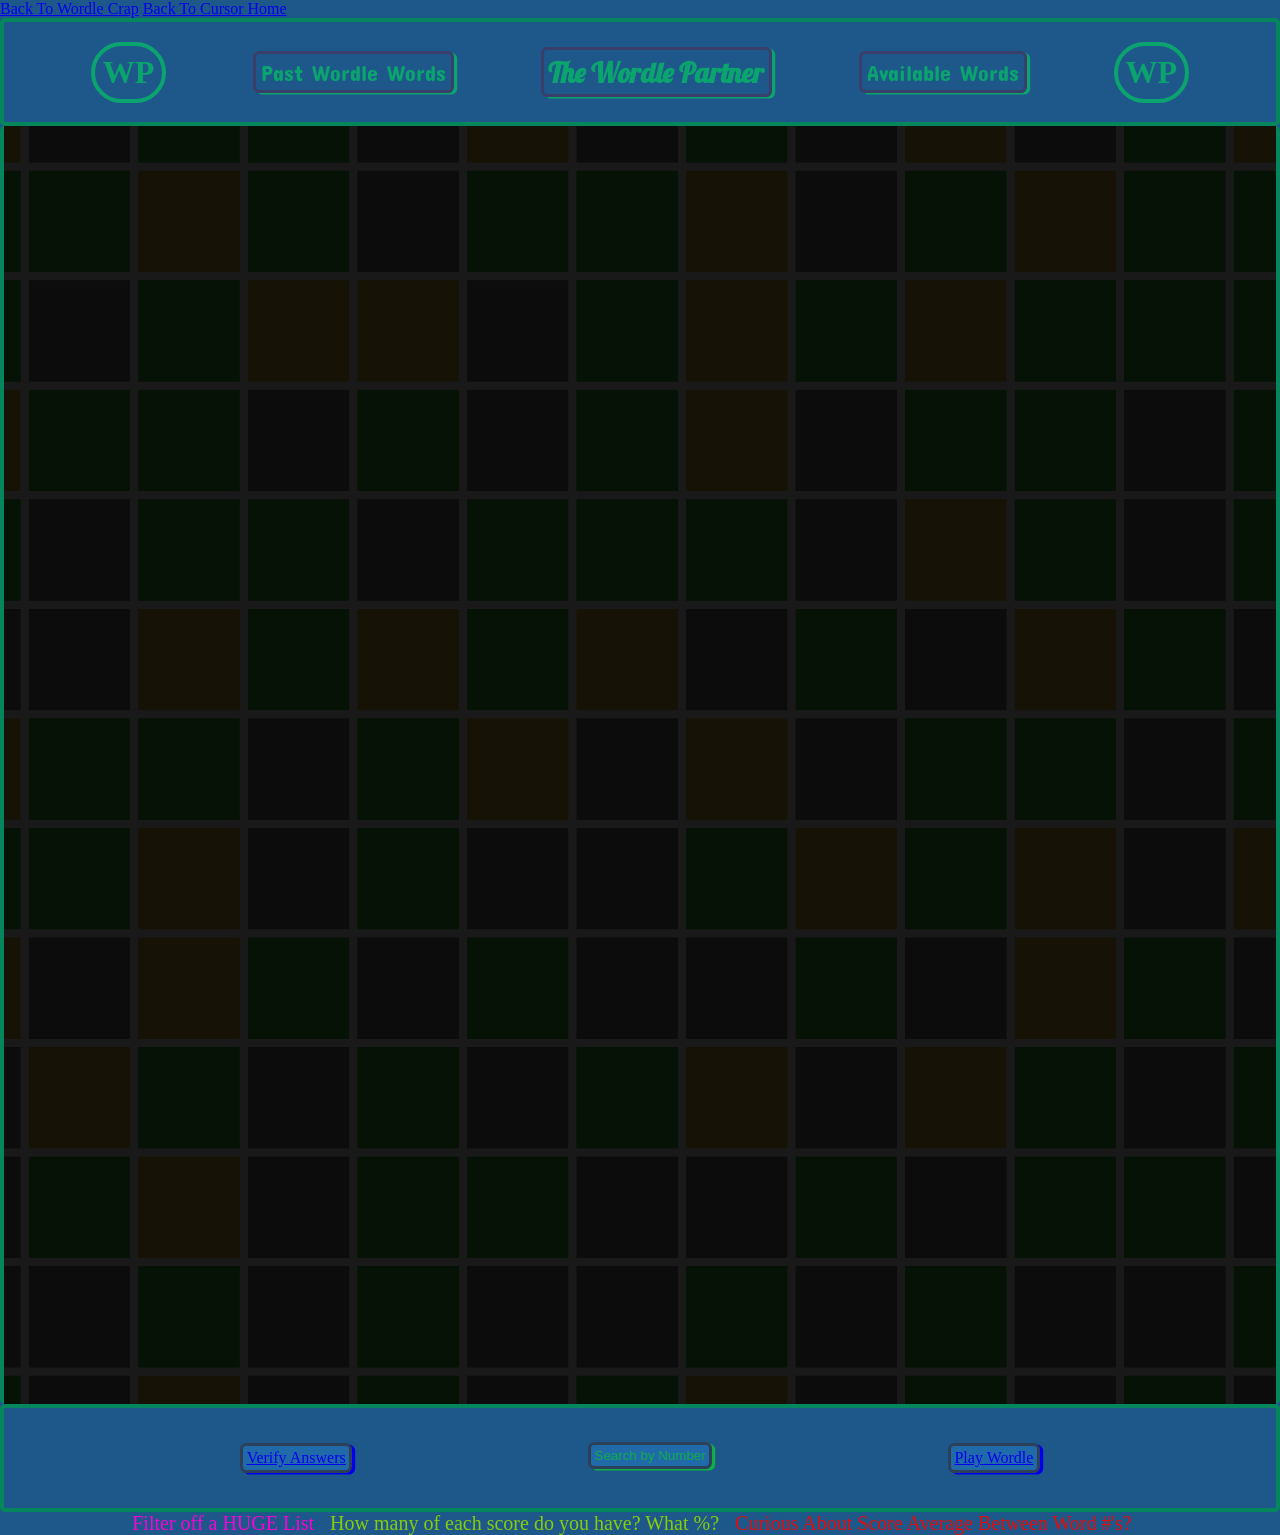
<file: wordleCrap/projectReg/wordleReg1.html>
<!DOCTYPE html>
<html lang="en">
<head>
    <meta charset="UTF-8">
    <meta http-equiv="X-UA-Compatible" content="IE=edge">
    <meta name="viewport" content="width=device-width, initial-scale=1.0">
    <title>ProjectRegular</title>
    <link href="https://fonts.googleapis.com/css2?family=Pacifico&family=Poetsen+One&family=Concert+One&family=Teko:wght@300..700&display=swap&family=Lobster" rel="stylesheet">
    <link href="https://fonts.googleapis.com/css2?family=Almarai:wght@300;400;700;800&family=Bebas+Neue&display=swap" rel="stylesheet">
    <link href="wordleReg1.css" rel="stylesheet" type="text/css" />
</head>
<body>
    <a href="../crapHouse.html">Back To Wordle Crap</a>
    <a href="../../index.html">Back To Cursor Home</a>
    <header>
        <button id="resetButton1" class="permanent-marker-regular">WP</button>
        <p id="toggleGroupOne">Past Wordle Words</p>
        <h2 id="toggleInstructions">The Wordle Partner</h2>
        <p id="toggleGroupTwo">Available Words</p>
        <button id="resetButton2" class="permanent-marker-regular">WP</button>
    </header>    
    <main class="main-container">
        <div class="overlay"></div>
    
    <aside id="instructions" class="hidden">
        <h4>Instructions to filter 'Available Words':</h4>
        <ol>
            <li>Click 'Available Words' tab</li>
            <li>Reset functionality by clicking the WP above</li>
            <li>Choose desired letter function (Does Not Contain Letter, etc...)</li>
            <li>Enter letter(s) to perform function on</li>
            <li>Enter a letter position if required by function</li>
            <li>Click 'Submit'</li>
            <li>Return to step 3</li>
        </ol>
    </aside>
        <div class="inner-main">
            
            <section class="group-one hidden">
                <h4>Is your Wordle guess a Past Wordle Word? Check here!</h4>
                <div class="past-input">
                    <input type="text" id="wordInput" placeholder="Type a 5 Letter Word">
                    <button id="submitButton">Submit Word</button>
                </div>
                <div class="field-one"></div>
            </section>   
            <section class="group-two hidden">
                <h4>In a hurry but don't want your score average to suffer? Filter Available words here!</h4>
                <div class="filter-input">
                    <select id="functionSelect">
                        <!-- <option value="containsLetter">Contains Letter</option> -->
                        <option value="doesNotContainLetter">Does Not Contain Letter</option>
                        <option value="containsLetterAtPosition">Contains Letter at Position</option>
                        <option value="containsLetterNotAtPosition">Contains Letter Not at Position</option>
                        <option value="containsRepeatingConsecutiveLetters">Contains Duplicate Consecutive Letters</option>
                        <option value="containsDuplicateLetters">Contains Duplicate Letters</option>
                    </select>
                    <input type="text" id="letterInput" placeholder="Enter letter">
                    <input type="number" id="positionInput" placeholder="Enter position (1-5)" min="1" max="5">
                    <button id="applyFilterButton">Submit</button>
                    <button id="undoButton">Undo</button>
                    
                </div>
                <div id="filteredWords"></div>            
            </section>            
        </div>        
    </main>
    <footer>
        <a href="https://wordfinder.yourdictionary.com/wordle/answers/" target="_blank" id="wordle-link">Verify Answers</a>
        <div class="numbers">
            <button id="toggleLookupButton">Search by Number</button>
            <div id="lookupSection" class="hidden">
            <input type="number" id="wordNumberInput" placeholder="Enter Word #" />
            <button id="lookupWordNumberButton">Lookup Word #</button>
            <div id="wordDetails"></div>
            <ul id="wordList"></ul>
            </div>
        </div>        
        <a href="https://www.nytimes.com/games/wordle/index.html" target="_blank" id="nyt-link">Play Wordle</a>
    </footer> 
    <div id="linksVille">
        <a href="../project12500/wordleHuge3.html" class="eachLink link3">Filter off a HUGE List</a>
        <a href="../projectScore/wordleScore4.html" class="eachLink link4">How many of each score do you have? What %?</a>
        <a href="../projectPlus/wordlePlus2.html"  class="eachLink link2">Curious About Score Average Between Word #'s? </a>
    </div>
    
    <script type="module" src="wordleReg1.js"></script>
</body>
</html>
</file>
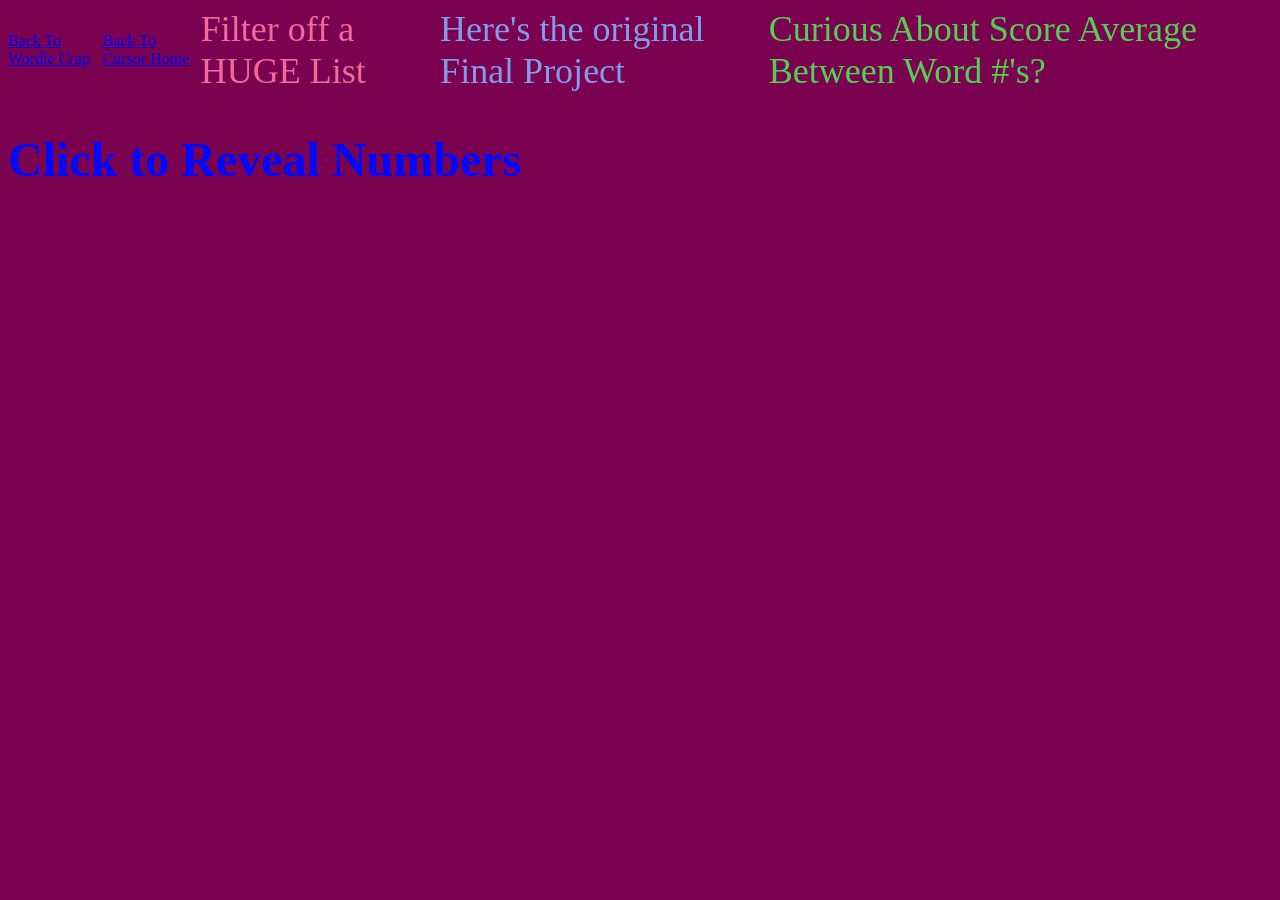
<file: wordleCrap/projectScore/wordleScore4.html>
<!DOCTYPE html>
<html lang="en">
  <head>
    <meta charset="UTF-8" />
    <meta name="viewport" content="width=device-width, initial-scale=1.0" />
    <title>ProjectScore</title>
    <link href="wordleScore4.css" rel="stylesheet" type="text/css" />
  </head>
  <body>
    <div id="linksVille">
        <a href="../index"></a>
        <a href="../crapHouse.html">Back To Wordle Crap</a>
        <a href="../../index.html">Back To Cursor Home</a>
        <a href="../project12500/wordleHuge3.html" class="eachLink link3">Filter off a HUGE List</a>
        <a href="../projectReg/wordleReg1.html" class="eachLink link1">Here's the original Final Project</a>
        <a href="../projectPlus/wordlePlus2.html"  class="eachLink link2">Curious About Score Average Between Word #'s? </a>
    </div>
    </div>
    <h2 id="toggleButton">Click to Reveal Numbers</h2>
    <select id="scoreDropdown">
      <option value="0">Score 0</option>
      <option value="1">Score 1</option>
      <option value="2">Score 2</option>
      <option value="3">Score 3</option>
      <option value="4">Score 4</option>
      <option value="5">Score 5</option>
      <option value="6">Score 6</option>
      <option value="7">Score 7</option>
    </select>

    <select id="monthYearDropdown" style="display: none">
      <option value="">Select Month/Year</option>
    </select>

    <select id="yearDropdown" style="display: none">
      <option value="">Select Year</option>
    </select>

    <!-- Day of Week Search Section -->
    <div id="daySearchContainer" style="display: none">
      <div id="daySearchHeader">
        <h3 id="daySearchTitle">Search by Day of Week</h3>
        <button
          id="closeDaySearchButton"
          class="close-btn"
          style="display: none"
        >
          ✕
        </button>
      </div>
      <select id="dayOfWeekDropdown">
        <option value="">Select Day</option>
        <option value="Monday">Monday</option>
        <option value="Tuesday">Tuesday</option>
        <option value="Wednesday">Wednesday</option>
        <option value="Thursday">Thursday</option>
        <option value="Friday">Friday</option>
        <option value="Saturday">Saturday</option>
        <option value="Sunday">Sunday</option>
      </select>
      <div id="daySearchResults"></div>
    </div>

    <!-- Day Number Search Section -->
    <div id="dayNumberSearchContainer" style="display: none">
      <div id="dayNumberSearchHeader">
        <h3 id="dayNumberSearchTitle">Search by Day of Month</h3>
        <button
          id="closeDayNumberSearchButton"
          class="close-btn"
          style="display: none"
        >
          ✕
        </button>
      </div>
      <select id="dayNumberDropdown">
        <option value="">Select Day (1-31)</option>
      </select>
      <div id="dayNumberSearchResults"></div>
    </div>

    <!-- Month/Day Search Section -->
    <div id="monthDaySearchContainer" style="display: none">
      <div id="monthDaySearchHeader">
        <h3 id="monthDaySearchTitle">Search by Month/Day</h3>
        <button
          id="closeMonthDaySearchButton"
          class="close-btn"
          style="display: none"
        >
          ✕
        </button>
      </div>
      <div id="monthDayControls">
        <select id="monthDropdown">
          <option value="">Select Month</option>
          <option value="0">January</option>
          <option value="1">February</option>
          <option value="2">March</option>
          <option value="3">April</option>
          <option value="4">May</option>
          <option value="5">June</option>
          <option value="6">July</option>
          <option value="7">August</option>
          <option value="8">September</option>
          <option value="9">October</option>
          <option value="10">November</option>
          <option value="11">December</option>
        </select>
        <select id="monthDayDropdown">
          <option value="">Select Day</option>
        </select>
      </div>
      <div id="monthDaySearchResults"></div>
    </div>

    <div id="scoreField"></div>

    <!-- New nested functionality containers -->
    <div id="dateToggleContainer" style="display: none">
      <button id="showDatesButton">Show All Dates</button>
      <button id="showWordsButton">Show All Words</button>
      <button id="hideDatesButton" class="close-btn" style="display: none">
        ✕
      </button>
      <button id="hideWordsButton" class="close-btn" style="display: none">
        ✕
      </button>
    </div>

    <div id="datesContainer" style="display: none">
      <div id="datesHeader">
        <h3 id="datesTitle"></h3>
        <button id="closeDatesButton" class="close-btn">✕</button>
      </div>
      <div id="datesList"></div>
    </div>

    <div id="wordsContainer" style="display: none">
      <div id="wordsHeader">
        <h3 id="wordsTitle"></h3>
        <button id="closeWordsButton" class="close-btn">✕</button>
      </div>
      <div id="wordsList"></div>
    </div>

    <div id="wordDetailsContainer" style="display: none">
      <div id="wordDetailsHeader">
        <h3>Word Details</h3>
        <button id="closeWordDetailsButton" class="close-btn">✕</button>
      </div>
      <div id="wordDetailsContent"></div>
    </div>

    <script type="module" src="wordleScore4.js"></script>
  </body>
</html>
</file>
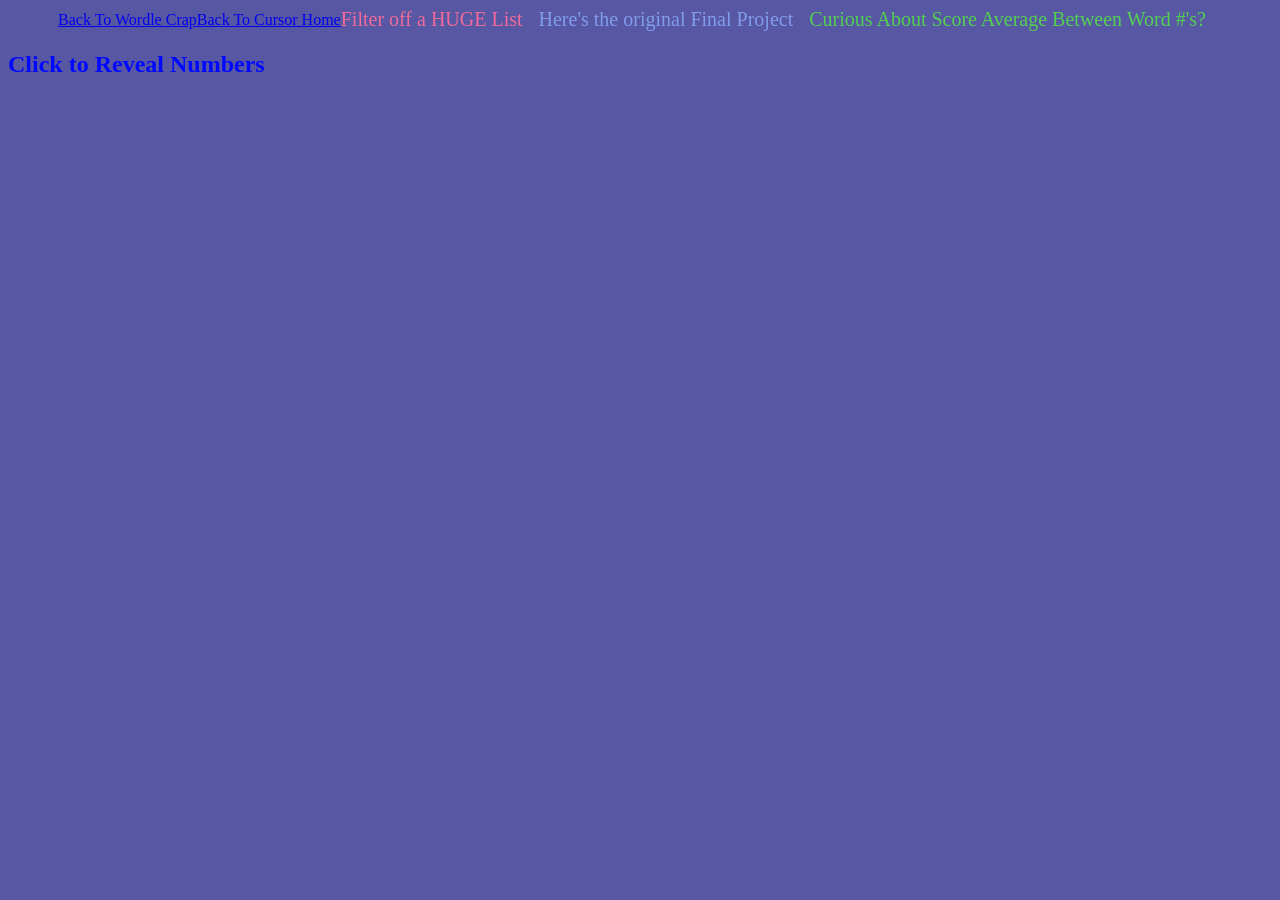
<file: wordleCrap/projectScorePractice/wordleScore4.html>
<!DOCTYPE html>
<html lang="en">
<head>
    <meta charset="UTF-8">
    <meta name="viewport" content="width=device-width, initial-scale=1.0">
    <title>ProjectScore</title>
    <link  href="wordleScore4.css" rel="stylesheet" type="text/css" />
</head>
<body>
    <div id="linksVille">
        <a href="../crapHouse.html">Back To Wordle Crap</a>
        <a href="../../index.html">Back To Cursor Home</a>
        <a href="../project12500/wordleHuge3.html" class="eachLink link3">Filter off a HUGE List</a>
        <a href="../projectReg/wordleReg1.html" class="eachLink link1">Here's the original Final Project</a>
        <a href="../projectPlus/wordlePlus2.html"  class="eachLink link2">Curious About Score Average Between Word #'s? </a>
    </div>
    <h2 id="toggleButton">Click to Reveal Numbers</h2>
    <select id="scoreDropdown">
        <option value="0">Score 0</option>
        <option value="1">Score 1</option>
        <option value="2">Score 2</option>
        <option value="3">Score 3</option>
        <option value="4">Score 4</option>
        <option value="5">Score 5</option>
        <option value="6">Score 6</option>
        <option value="7">Score 7</option>
    </select>
    <div id="scoreField"></div>

    <script type="module" src="wordleScore4.js"></script>
</body>
</html>
</file>
<file: style.css>
/* Global Styles */
* {
  margin: 0;
  padding: 0;
  box-sizing: border-box;
}

body {
  background: linear-gradient(
    135deg,
    #667eea 0%,
    #764ba2 25%,
    #f093fb 50%,
    #4facfe 75%,
    #00f2fe 100%
  );
  background-size: 400% 400%;
  animation: gradientShift 15s ease infinite;
  min-height: 100vh;
  font-family: "Segoe UI", Tahoma, Geneva, Verdana, sans-serif;
  display: flex;
  align-items: center;
  justify-content: center;
  padding: 20px;
}

@keyframes gradientShift {
  0% {
    background-position: 0% 50%;
  }
  50% {
    background-position: 100% 50%;
  }
  100% {
    background-position: 0% 50%;
  }
}

.container {
  max-width: 1200px;
  width: 100%;
  text-align: center;
  background: rgba(255, 253, 255, 0.1);
  backdrop-filter: blur(10px);
  border-radius: 30px;
  padding: 40px;
  box-shadow: 0 8px 32px 0 rgba(32, 39, 135, 0.3958954319927);
  border: 1px solid rgba(255, 255, 255, 0.18);
  position: relative;
  overflow: hidden;
}

.main-title {
  font-size: 3.5rem;
  color: white;
  text-shadow: 3px 3px 6px rgba(0, 0, 0, 0.333331);
  margin-bottom: 10px;
  letter-spacing: 2px;
  animation: pulse 2s ease-in-out infinite;
}

@keyframes pulse {
  0%,
  100% {
    transform: scale(1);
  }
  50% {
    transform: scale(1.05);
  }
}

.subtitle {
  font-size: 1.2rem;
  color: rgba(255, 255, 255, 0.9);
  margin-bottom: 40px;
  font-style: italic;
  text-shadow: 1px 1px 3px rgba(0, 0, 0, 0.21);
}

.links-grid {
  display: grid;
  grid-template-columns: repeat(auto-fit, minmax(250px, 1fr));
  gap: 20px;
  margin-top: 30px;
  position: relative;
}

.nav-link {
  display: flex;
  flex-direction: column;
  align-items: center;
  gap: 10px;
  padding: 30px 20px;
  text-decoration: none;
  border-radius: 20px;
  transition: all 0.4s cubic-bezier(0.175, 0.875, 0.31, 1.275);
  position: relative;
  z-index: 1;
  overflow: hidden;
  border: 3px solid transparent;
}

.nav-link::before {
  content: "";
  position: absolute;
  top: 0;
  left: -100%;
  width: 100%;
  height: 100%;
  background: linear-gradient(
    90deg,
    transparent,
    rgba(255, 255, 255, 0.3),
    transparent
  );
  transition: left 0.5s;
}

.nav-link:hover::before {
  left: 100%;
}

.icon {
  font-size: 3rem;
  filter: drop-shadow(0 4px 6px rgba(0, 0, 0, 0.3));
  transition: transform 0.3s ease;
}

.label {
  font-size: 1.2rem;
  font-weight: 600;
  color: white;
  text-shadow: 2px 2px 4px rgba(0, 0, 0, 0.3);
  letter-spacing: 1px;
  transition: all 0.3s ease;
}

/* Individual Link Colors & Styles */
.qwerty {
  background: linear-gradient(135deg, #667eea 0%, #764ba2 100%);
  box-shadow: 0 8px 20px rgba(102, 126, 234, 0.4);
}

.qwerty:hover {
  transform: translateY(-10px) scale(1.05);
  box-shadow: 0 15px 30px rgba(102, 126, 235, 0.6);
  border-color: rgba(255, 255, 255, 0.8);
}

.qwerty:hover .icon {
  transform: rotate(15deg) scale(1.2);
}

.wordle {
  background: linear-gradient(135deg, #f093fb 0%, #f5576c 100%);
  box-shadow: 0 8px 20px rgba(245, 87, 108, 0.4);
}

.wordle:hover {
  transform: translateY(-10px) scale(1.05);
  box-shadow: 0 15px 30px rgba(245, 87, 108, 0.6);
  border-color: rgba(255, 255, 255, 0.8);
}

.wordle:hover .icon {
  transform: rotate(-15deg) scale(1.2);
}

.garbage {
  background: linear-gradient(135deg, #4facfe 0%, #00f2fe 100%);
  box-shadow: 0 8px 20px rgba(0, 242, 254, 0.4);
}

.garbage:hover {
  transform: translateY(-10px) scale(1.05);
  box-shadow: 0 15px 30px rgba(0, 242, 254, 0.6);
  border-color: rgba(255, 255, 255, 0.8);
}

.garbage:hover .icon {
  transform: rotate(360deg) scale(1.2);
}

.keyboard {
  background: linear-gradient(135deg, #43e97b 0%, #38f9d7 100%);
  box-shadow: 0 8px 20px rgba(67, 233, 123, 0.4);
}

.keyboard:hover {
  transform: translateY(-10px) scale(1.05);
  box-shadow: 0 15px 30px rgba(67, 233, 123, 0.6);
  border-color: rgba(255, 255, 255, 0.8);
}

.keyboard:hover .icon {
  transform: rotate(-360deg) scale(1.2);
}

.crap {
  background: linear-gradient(135deg, #fa709a 0%, #fee140 100%);
  box-shadow: 0 8px 20px rgba(250, 112, 154, 0.4);
}

.crap:hover {
  transform: translateY(-10px) scale(1.05);
  box-shadow: 0 15px 30px rgba(250, 112, 154, 0.6);
  border-color: rgba(255, 255, 255, 0.8);
}

.crap:hover .icon {
  transform: bounce 0.5s ease;
  animation: bounce 0.5s ease;
}

@keyframes bounce {
  0%,
  20%,
  50%,
  80%,
  100% {
    transform: translateY(0) scale(1);
  }
  40% {
    transform: translateY(-20px) scale(1.1);
  }
  60% {
    transform: translateY(-10px) scale(1.05);
  }
}

.home {
  background: linear-gradient(135deg, #ff9a9e 0%, #fecfef 100%);
  box-shadow: 0 8px 20px rgba(255, 154, 158, 0.4);
}

.home:hover {
  transform: translateY(-10px) scale(1.05);
  box-shadow: 0 15px 30px rgba(255, 154, 158, 0.6);
  border-color: rgba(255, 255, 255, 0.8);
}

.home:hover .icon {
  transform: scale(1.2);
}

.home:hover .label::before {
  content: "🏠 ";
}

/* Responsive Design */
@media (max-width: 768px) {
  .container {
    padding: 20px;
  }

  .main-title {
    font-size: 2.5rem;
  }

  .subtitle {
    font-size: 1rem;
  }

  .links-grid {
    grid-template-columns: 1fr;
  }

  .home {
    grid-column: span 1;
  }

  .nav-link {
    padding: 25px 15px;
  }

  .icon {
    font-size: 2.5rem;
  }

  .label {
    font-size: 1rem;
  }
}

@media (max-width: 480px) {
  .main-title {
    font-size: 2rem;
  }

  .nav-link {
    padding: 20px 10px;
  }
}

/* Additional Visual Effects */
.links-grid::before {
  content: "";
  position: absolute;
  top: -50%;
  left: -50%;
  width: 200%;
  height: 200%;
  background: radial-gradient(
    circle,
    rgba(255, 255, 255, 0.05) 1px,
    transparent 1px
  );
  background-size: 50px 50px;
  animation: drift 20s linear infinite;
  pointer-events: none;
  z-index: 0;
}

@keyframes drift {
  0% {
    transform: translate(0, 0);
  }
  100% {
    transform: translate(50px, 50px);
  }
}
</file>
<file: qwertyWordle/style.css>
:root {
  --primary-color: #ff00ff;
  --secondary-color: #00ffff;
  --background-color: #1a1a1a;
  --text-color: #ffffff;
  --key-size: 40px;
  --button-height: 40px;
  --disco-colors: #ff00ff, #00ffff, #ff00ff, #00ffff;
  --eliminated-color: #ff0000;
  --confirmed-color: #00ff00;
  --present-color: #ff9900;
}

* {
  margin: 0;
  padding: 0;
  box-sizing: border-box;
}

body {
  font-family: "Arial", sans-serif;
  background-color: var(--background-color);
  color: var(--text-color);
  min-height: 100vh;
  display: flex;
  justify-content: center;
  align-items: center;
  background: linear-gradient(45deg, #1a1a1a, #2a2a2a);
  position: relative;
  overflow-x: hidden;
}

body::before {
  content: "";
  position: fixed;
  top: 0;
  left: 0;
  width: 100%;
  height: 100%;
  background: radial-gradient(
    circle at center,
    transparent 0%,
    rgba(0, 0, 0, 0.7) 100%
  );
  pointer-events: none;
  z-index: 1;
}

.app-container {
  width: 100%;
  max-width: 1200px;
  padding: 2rem;
  background: rgba(0, 0, 0, 0.7);
  border-radius: 15px;
  box-shadow: 0 0 20px rgba(254, 0, 253, 0.3);
  animation: fadeIn 1s ease-out;
  position: relative;
  z-index: 2;
  backdrop-filter: blur(10px);
  border: 1px solid rgba(255, 255, 253, 0.1);
}

header {
  text-align: center;
  margin-bottom: 2rem;
  animation: slideDown 0.8s ease-out;
}

h1 {
  color: var(--primary-color);
  font-size: 2.5rem;
  margin-bottom: 0.5rem;
  text-shadow: 0 0 10px var(--primary-color);
  animation: glow 2s infinite alternate;
}

.controls-section {
  margin-bottom: 2rem;
  display: flex;
  flex-direction: column;
  gap: 1rem;
  align-items: center;
}

.filter-buttons {
  display: flex;
  gap: 1rem;
  flex-wrap: wrap;
  justify-content: center;
}

.filter-button {
  padding: 0.8rem 1.5rem;
  border: none;
  border-radius: 25px;
  background: linear-gradient(
    45deg,
    var(--primary-color),
    var(--secondary-color)
  );
  color: white;
  font-weight: bold;
  cursor: pointer;
  transition: all 0.3s ease;
  box-shadow: 0 0 15px rgba(255, 0, 255, 0.5);
  position: relative;
  overflow: hidden;
}

.filter-button::before {
  content: "";
  position: absolute;
  top: -50%;
  left: -50%;
  width: 200%;
  height: 200%;
  background: linear-gradient(
    45deg,
    transparent,
    rgba(255, 255, 255, 0.2),
    transparent
  );
  transform: rotate(45deg);
  animation: discoLight 3s linear infinite;
}

.filter-button:hover {
  transform: translateY(-2px) scale(1.05);
  box-shadow: 0 0 20px rgba(255, 0, 255, 0.8);
}

.filter-button.active {
  animation: discoPulse 1.5s infinite;
}

.position-buttons {
  display: flex;
  gap: 0.5rem;
  justify-content: center;
  margin: 1rem 0;
}

.position-button {
  width: var(--button-height);
  height: var(--button-height);
  border: none;
  border-radius: 50%;
  background: linear-gradient(
    45deg,
    var(--primary-color),
    var(--secondary-color)
  );
  color: white;
  font-weight: bold;
  cursor: pointer;
  transition: all 0.3s ease;
  box-shadow: 0 0 15px rgba(255, 0, 255, 0.5);
}

.position-button:hover {
  transform: scale(1.1);
  box-shadow: 0 0 20px rgba(255, 0, 255, 0.8);
}

.position-button.active {
  animation: discoPulse 1.5s infinite;
}

.navigation-buttons {
  display: flex;
  gap: 1rem;
  justify-content: center;
  margin-top: 1rem;
}

.nav-button {
  padding: 0.6rem 1.2rem;
  border: none;
  border-radius: 20px;
  background: linear-gradient(45deg, #666, #999);
  color: white;
  font-weight: bold;
  cursor: pointer;
  transition: all 0.3s ease;
}

.nav-button:hover {
  transform: translateY(-2px);
  box-shadow: 0 4px 6px rgba(0, 0, 0, 0.2);
}

.hidden {
  display: none !important;
}

.keyboard-container {
  display: flex;
  flex-direction: column;
  align-items: center;
  gap: 0.5rem;
  margin: 2rem 0;
  animation: slideUp 1s ease-out;
}

.keyboard-row {
  display: flex;
  gap: 0.5rem;
}

.key {
  width: var(--key-size);
  height: var(--key-size);
  border: none;
  border-radius: 8px;
  background: rgba(255, 255, 255, 0.1);
  color: white;
  font-size: 1.2rem;
  font-weight: bold;
  cursor: pointer;
  transition: all 0.2s ease;
  box-shadow: 0 0 10px rgba(255, 255, 255, 0.2);
  position: relative;
  overflow: hidden;
}

.key.eliminated {
  background: var(--eliminated-color);
  color: white;
  box-shadow: 0 0 10px rgba(255, 0, 0, 0.5);
  opacity: 0.7;
  cursor: not-allowed;
}

.key.confirmed {
  background: var(--confirmed-color);
  color: var(--background-color);
  box-shadow: 0 0 10px rgba(0, 255, 0, 0.5);
  opacity: 0.9;
  cursor: not-allowed;
}

.key.present {
  background: var(--present-color);
  color: var(--background-color);
  box-shadow: 0 0 10px rgba(255, 153, 0, 0.5);
  opacity: 0.9;
  cursor: not-allowed;
}

.key:hover:not(.eliminated):not(.confirmed):not(.present) {
  background: rgba(255, 255, 255, 0.2);
  transform: translateY(-3px);
  box-shadow: 0 0 20px rgba(255, 0, 255, 0.5);
}

.results-section {
  margin-top: 2rem;
  animation: slideUp 1.2s ease-out;
}

.results-container {
  background: rgba(0, 0, 0, 0.5);
  border-radius: 10px;
  padding: 1.5rem;
  max-height: 300px;
  overflow-y: auto;
  box-shadow: inset 0 0 20px rgba(255, 0, 255, 0.3);
  border: 1px solid rgba(255, 255, 255, 0.1);
}

.selection-display {
  background: rgba(0, 0, 0, 0.5);
  border-radius: 10px;
  padding: 1rem;
  margin: 1rem 0;
  display: flex;
  flex-direction: column;
  gap: 0.5rem;
  box-shadow: 0 0 20px rgba(255, 0, 255, 0.3);
  border: 1px solid rgba(255, 255, 255, 0.1);
}

.selection-item {
  display: flex;
  justify-content: space-between;
  align-items: center;
  padding: 0.5rem;
  border-radius: 5px;
  background: rgba(0, 0, 0, 0.02);
}

.selection-label {
  font-weight: bold;
  color: var(--primary-color);
}

.selection-value {
  font-weight: bold;
  color: var(--secondary-color);
  text-transform: uppercase;
}

/* Animations */
@keyframes fadeIn {
  from {
    opacity: 0;
  }
  to {
    opacity: 1;
  }
}

@keyframes slideDown {
  from {
    transform: translateY(-50px);
    opacity: 0;
  }
  to {
    transform: translateY(0);
    opacity: 1;
  }
}

@keyframes slideUp {
  from {
    transform: translateY(50px);
    opacity: 0;
  }
  to {
    transform: translateY(0);
    opacity: 1;
  }
}

@keyframes discoLight {
  0% {
    transform: rotate(0deg);
  }
  100% {
    transform: rotate(360deg);
  }
}

@keyframes discoPulse {
  0% {
    box-shadow: 0 0 15px var(--primary-color);
  }
  50% {
    box-shadow: 0 0 30px var(--secondary-color);
  }
  100% {
    box-shadow: 0 0 15px var(--primary-color);
  }
}

@keyframes glow {
  0% {
    text-shadow: 0 0 10px var(--primary-color);
  }
  100% {
    text-shadow: 0 0 20px var(--secondary-color);
  }
}

/* Responsive Design */
@media (max-width: 768px) {
  :root {
    --key-size: 35px;
    --button-height: 35px;
  }

  .app-container {
    padding: 1rem;
  }

  h1 {
    font-size: 2rem;
  }

  .filter-button {
    padding: 0.6rem 1.2rem;
    font-size: 0.9rem;
  }
}

@media (max-width: 480px) {
  :root {
    --key-size: 30px;
    --button-height: 30px;
  }

  .keyboard-row {
    gap: 0.3rem;
  }

  .key {
    font-size: 1rem;
  }

  .filter-button {
    padding: 0.5rem 1rem;
    font-size: 0.8rem;
  }
}

/* Scrollbar Styling */
::-webkit-scrollbar {
  width: 8px;
}

::-webkit-scrollbar-track {
  background: #f1f1f1;
  border-radius: 4px;
}

::-webkit-scrollbar-thumb {
  background: linear-gradient(
    45deg,
    var(--primary-color),
    var(--secondary-color)
  );
  border-radius: 4px;
}

::-webkit-scrollbar-thumb:hover {
  background: linear-gradient(
    45deg,
    var(--secondary-color),
    var(--primary-color)
  );
}

.cyberPositioner {
  position: fixed;
  top: 20px;
  right: 20px;
  background: rgb(8, 202, 8);
  /* background: var(--cyber-primary); */
  color: var(--cyber-grey-dark);
  border: none;
  padding: 10px 20px;
  border-radius: 5px;
  cursor: pointer;
  font-family: "Orbitron", sans-serif;
  text-transform: uppercase;
  letter-spacing: 1px;
  box-shadow: 0 0 15px var(--cyber-primary);
  transition: all 0.3s ease;
  z-index: 1000;
}

.cyberPositioner:hover {
  background-color: rgb(135, 135, 135);
  /* background: var(--cyber-secondary); */
  box-shadow: 0 0 20px var(--cyber-secondary);
  transform: translateY(-2px);
}

.letter-frequency-bar th.letter-zero,
.letter-frequency-bar td.letter-zero {
  color: #888;
  background: #2a2a2a;
  opacity: 0.8;
}

.wordlist-toggle {
  position: fixed;
  top: 20px;
  left: 20px;
  background: #222;
  color: #fff;
  border: 2px solid #ff00ff;
  padding: 8px 18px;
  border-radius: 6px;
  font-family: "Orbitron", Arial, sans-serif;
  font-size: 1em;
  cursor: pointer;
  z-index: 1001;
  transition: background 0.2s, color 0.2s, border 0.2s;
}
.wordlist-toggle:hover {
  background: #ff00ff;
  color: #222;
  border-color: #fff;
}

.key-position-indicator {
  position: absolute;
  font-size: 0.65em;
  color: #000000;
  opacity: 0.78;
  pointer-events: none;
  font-family: "Orbitron", Arial, sans-serif;
}
.key-position-indicator.pos-1 {
  top: 2px;
  left: 4px;
}
.key-position-indicator.pos-2 {
  top: 2px;
  right: 4px;
}
.key-position-indicator.pos-3 {
  bottom: 2px;
  left: 4px;
}
.key-position-indicator.pos-4 {
  bottom: 2px;
  right: 4px;
}
.key-position-indicator.pos-5 {
  top: 50%;
  left: 50%;
  transform: translate(-50%, -50%);
  font-size: 0.7em;
}
</file>
<file: qwertyWordle/cyberpunk.css>
:root {
  --cyber-bg: #1a1a1a;
  --cyber-primary: #00cc7a;
  --cyber-secondary: #0099cc;
  --cyber-accent: #cc00cc;
  --cyber-text: #ffffff;
  --cyber-grey: #2a2a2a;
  --cyber-grey-light: #3a3a3a;
  --cyber-grey-dark: #1a1a1a;
  --cyber-eliminated: #ff0000;
  --cyber-confirmed: #00ff00;
  --cyber-present: #ff9900;
}

body {
  background-color: var(--cyber-bg);
  color: var(--cyber-text);
  font-family: "Orbitron", sans-serif;
  overflow: hidden;
  position: relative;
}

/* Animated background letters */
.cyber-letters {
  position: fixed;
  top: 0;
  left: 0;
  width: 100%;
  height: 100%;
  z-index: -1;
  pointer-events: none;
  overflow: hidden;
}

.cyber-letter {
  position: absolute;
  color: var(--cyber-primary);
  font-family: "Courier New", monospace;
  font-weight: bold;
  font-size: 1.2rem;
  text-shadow: 0 0 2px var(--cyber-primary), 0 0 5px var(--cyber-primary),
    0 0 10px var(--cyber-primary), 0 0 20px var(--cyber-primary);
  animation: fall var(--duration) linear infinite;
  opacity: 0;
  transform: translateY(-100px) rotate(var(--rotation, 0deg))
    scale(var(--scale, 1));
  will-change: transform, opacity;
  pointer-events: none;
  filter: brightness(1.2) contrast(1.2);
}

@keyframes fall {
  0% {
    opacity: 0;
    transform: translateY(-100px) rotate(var(--rotation, 0deg))
      scale(var(--scale, 1));
  }
  10% {
    opacity: 1;
    transform: translateY(-80px) rotate(calc(var(--rotation, 0deg) + 5deg))
      scale(var(--scale, 1));
  }
  50% {
    opacity: 1;
    transform: translateY(40vh) rotate(calc(var(--rotation, 0deg) + 10deg))
      scale(var(--scale, 1));
  }
  80% {
    opacity: 1;
    transform: translateY(80vh) rotate(calc(var(--rotation, 0deg) + 15deg))
      scale(var(--scale, 1));
  }
  90% {
    opacity: 0.8;
    transform: translateY(85vh) rotate(calc(var(--rotation, 0deg) + 15deg))
      scale(var(--scale, 1));
  }
  100% {
    opacity: 0;
    transform: translateY(90vh) rotate(calc(var(--rotation, 0deg) + 20deg))
      scale(var(--scale, 1));
  }
}

/* App container */
.app-container {
  position: relative;
  background: var(--cyber-grey);
  border: 2px solid transparent;
  overflow: hidden;
}

.app-container::before {
  content: "";
  position: absolute;
  top: 0;
  left: 0;
  right: 0;
  bottom: 0;
  border: 2px solid transparent;
  background: linear-gradient(
    90deg,
    var(--cyber-primary),
    var(--cyber-secondary),
    var(--cyber-accent),
    var(--cyber-primary)
  );
  background-size: 300% 300%;
  animation: borderAnimation 3s linear infinite;
  z-index: -1;
}

@keyframes borderAnimation {
  0% {
    background-position: 0% 0%;
  }
  100% {
    background-position: 300% 0%;
  }
}

/* Buttons */
.filter-button,
.position-button,
.nav-button {
  background: var(--cyber-grey-light);
  border: 1px solid var(--cyber-primary);
  color: var(--cyber-text);
  transition: all 0.3s ease;
  text-transform: uppercase;
  letter-spacing: 1px;
  position: relative;
  overflow: hidden;
}

.filter-button:hover,
.position-button:hover,
.nav-button:hover {
  background: var(--cyber-primary);
  color: var(--cyber-grey-dark);
  box-shadow: 0 0 15px var(--cyber-primary);
  transform: translateY(-2px);
}

.filter-button.active,
.position-button.active {
  background: var(--cyber-primary);
  color: var(--cyber-grey-dark);
  box-shadow: 0 0 15px var(--cyber-primary);
}

/* Keyboard */
.keyboard-container {
  background: var(--cyber-grey);
  border: 1px solid var(--cyber-secondary);
  box-shadow: 0 0 20px rgba(0, 184, 255, 0.2);
}

.key {
  background: var(--cyber-grey-light);
  border: 1px solid var(--cyber-secondary);
  color: var(--cyber-text);
  transition: all 0.2s ease;
}

.key.eliminated {
  background: var(--cyber-eliminated);
  border: 1px solid var(--cyber-eliminated);
  color: var(--cyber-text);
  box-shadow: 0 0 10px rgba(255, 0, 0, 0.5);
  opacity: 0.7;
  cursor: not-allowed;
}

.key.confirmed {
  background: var(--cyber-confirmed);
  border: 1px solid var(--cyber-confirmed);
  color: var(--cyber-grey-dark);
  box-shadow: 0 0 10px rgba(0, 255, 0, 0.5);
  opacity: 0.9;
  cursor: not-allowed;
}

.key.present {
  background: var(--cyber-present);
  border: 1px solid var(--cyber-present);
  color: var(--cyber-grey-dark);
  box-shadow: 0 0 10px rgba(255, 153, 0, 0.5);
  opacity: 0.89;
  cursor: not-allowed;
}

.key:hover:not(.eliminated):not(.confirmed):not(.present) {
  background: var(--cyber-secondary);
  color: var(--cyber-grey-dark);
  box-shadow: 0 0 10px var(--cyber-secondary);
}

/* Results section */
.results-section {
  background: var(--cyber-grey);
  border: 1px solid var(--cyber-accent);
  box-shadow: 0 0 20px rgba(255, 0, 255, 0.1);
}

.results-header {
  border-bottom: 1px solid var(--cyber-accent);
  color: var(--cyber-primary);
}

.words-list {
  color: var(--cyber-text);
  text-shadow: 0 0 5px rgba(255, 255, 255, 0.3);
}

/* Theme toggle button */
.theme-toggle {
  position: fixed;
  top: 20px;
  right: 20px;
  background: var(--cyber-primary);
  color: var(--cyber-grey-dark);
  border: none;
  padding: 10px 20px;
  border-radius: 5px;
  cursor: pointer;
  font-family: "Orbitron", sans-serif;
  text-transform: uppercase;
  letter-spacing: 1px;
  box-shadow: 0 0 15px var(--cyber-primary);
  transition: all 0.3s ease;
  z-index: 1000;
}

.theme-toggle:hover {
  background: var(--cyber-secondary);
  box-shadow: 0 0 20px var(--cyber-secondary);
  transform: translateY(-2px);
}

/* Selection display */
.selection-display {
  background: var(--cyber-grey-light);
  border: 1px solid var(--cyber-primary);
  box-shadow: 0 0 15px rgba(0, 255, 157, 0.1);
}

.selection-label {
  color: var(--cyber-primary);
  text-transform: uppercase;
  letter-spacing: 1px;
}

.selection-value {
  color: var(--cyber-text);
  text-shadow: 0 0 5px rgba(255, 255, 255, 0.3);
}

.letter-frequency-bar th.letter-zero,
.letter-frequency-bar td.letter-zero {
  color: #888;
  background: #2a2a2a;
  opacity: 0.8;
}

.wordlist-toggle {
  position: fixed;
  top: 20px;
  left: 20px;
  background: #222;
  color: #fff;
  border: 2px solid #ff00ff;
  padding: 8px 18px;
  border-radius: 6px;
  font-family: "Orbitron", Arial, sans-serif;
  font-size: 1em;
  cursor: pointer;
  z-index: 1001;
  transition: background 0.2s, color 0.2s, border 0.2s;
}
.wordlist-toggle:hover {
  background: #ff00ff;
  color: #222;
  border-color: #fff;
}

.key-position-indicator {
  position: absolute;
  font-size: 0.65em;
  color: #fff;
  opacity: 0.8;
  pointer-events: none;
  font-family: "Orbitron", Arial, sans-serif;
}
.key-position-indicator.pos-1 {
  top: 2px;
  left: 4px;
}
.key-position-indicator.pos-2 {
  top: 2px;
  right: 4px;
}
.key-position-indicator.pos-3 {
  bottom: 2px;
  left: 4px;
}
.key-position-indicator.pos-4 {
  bottom: 2px;
  right: 4px;
}
.key-position-indicator.pos-5 {
  top: 50%;
  left: 50%;
  transform: translate(-50%, -50%);
  font-size: 0.7em;
}
</file>
<file: wordleGarbage/style.css>
/* Base styles and variables */
:root {
  --primary-color: #6aaa64;
  --secondary-color: #c9b458;
  --tertiary-color: #3a3a3c;
  --accent-color-1: #ff6b6b;
  --accent-color-2: #4ecdc4;
  --accent-color-3: #ffd166;
  --background-color: #121213;
  --text-color: #ffffff;
  --accent-color: #3a3a3c;
}

body {
  background-color: var(--background-color);
  color: var(--text-color);
  font-family: "Arial", sans-serif;
  margin: 0;
  padding: 0;
  min-height: 100vh;
  position: relative;
  overflow-x: hidden;
  animation: subtleFlicker 8s infinite;
}

@keyframes subtleFlicker {
  0%,
  100% {
    opacity: 1;
  }
  50% {
    opacity: 0.99;
  }
}

/* Header animations */
header {
  background: linear-gradient(
    45deg,
    var(--primary-color),
    var(--secondary-color),
    var(--accent-color-1)
  );
  background-size: 200% 200%;
  padding: 1rem;
  text-align: center;
  position: relative;
  overflow: hidden;
  animation: gradientShift 8s ease infinite;
}

@keyframes gradientShift {
  0% {
    background-position: 0% 50%;
  }
  50% {
    background-position: 100% 50%;
  }
  100% {
    background-position: 0% 50%;
  }
}

header::before {
  content: "";
  position: absolute;
  top: 0;
  left: 0;
  right: 0;
  bottom: 0;
  background: linear-gradient(
    45deg,
    transparent,
    rgba(255, 255, 255, 0.1),
    transparent
  );
  animation: shimmer 3s infinite;
}

@keyframes shimmer {
  0% {
    transform: translateX(-100%);
  }
  100% {
    transform: translateX(100%);
  }
}

/* Button animations */
button {
  background: linear-gradient(
    45deg,
    var(--accent-color),
    var(--accent-color-2)
  );
  color: var(--text-color);
  border: none;
  padding: 0.5rem 1rem;
  border-radius: 4px;
  cursor: pointer;
  transition: all 0.3s ease;
  position: relative;
  overflow: hidden;
  animation: buttonPulse 2s infinite;
}

@keyframes buttonPulse {
  0% {
    transform: scale(1);
  }
  50% {
    transform: scale(1.02);
  }
  100% {
    transform: scale(1);
  }
}

button:hover {
  transform: translateY(-2px) scale(1.05);
  box-shadow: 0 4px 8px rgba(0, 0, 0, 0.2);
  background: linear-gradient(
    45deg,
    var(--accent-color-2),
    var(--accent-color-1)
  );
}

button:active {
  transform: translateY(0) scale(0.98);
}

button::after {
  content: "";
  position: absolute;
  top: 0;
  left: 0;
  width: 100%;
  height: 100%;
  background: linear-gradient(
    45deg,
    transparent,
    rgba(255, 255, 255, 0.2),
    transparent
  );
  animation: buttonShine 2s infinite;
}

@keyframes buttonShine {
  0% {
    transform: translateX(-100%);
  }
  100% {
    transform: translateX(100%);
  }
}

/* Input field animations */
input,
select {
  background-color: var(--accent-color);
  color: var(--text-color);
  border: 2px solid transparent;
  padding: 0.5rem;
  border-radius: 4px;
  transition: all 0.3s ease;
  animation: inputPulse 4s infinite;
}

@keyframes inputPulse {
  0%,
  100% {
    border-color: transparent;
  }
  50% {
    border-color: var(--accent-color-2);
  }
}

input:focus,
select:focus {
  border-color: var(--primary-color);
  box-shadow: 0 0 8px rgba(106, 170, 100, 0.5);
  transform: scale(1.02);
  animation: inputFocusPulse 1s infinite;
}

@keyframes inputFocusPulse {
  0%,
  100% {
    box-shadow: 0 0 8px rgba(106, 170, 100, 0.5);
  }
  50% {
    box-shadow: 0 0 12px rgba(106, 170, 100, 0.8);
  }
}

/* Word reveal animation */
.field-one,
#filteredWords {
  animation: fadeIn 0.5s ease-out, subtleFlicker 4s infinite;
}

@keyframes fadeIn {
  from {
    opacity: 0;
    transform: translateY(20px);
  }
  to {
    opacity: 1;
    transform: translateY(0);
  }
}

/* Hidden elements transition */
.hidden {
  display: none;
  opacity: 0;
  transform: translateY(-20px);
  transition: all 0.3s ease;
}

.hidden.show {
  display: block;
  opacity: 1;
  transform: translateY(0);
  animation: revealPulse 1s ease-out;
}

@keyframes revealPulse {
  0% {
    transform: scale(0.95);
    opacity: 0.8;
  }
  100% {
    transform: scale(1);
    opacity: 1;
  }
}

/* Footer animations */
footer {
  background: linear-gradient(
    45deg,
    var(--accent-color),
    var(--background-color),
    var(--accent-color-3)
  );
  background-size: 200% 200%;
  padding: 1rem;
  text-align: center;
  position: relative;
  animation: footerGradient 8s ease infinite;
}

@keyframes footerGradient {
  0% {
    background-position: 0% 50%;
  }
  50% {
    background-position: 100% 50%;
  }
  100% {
    background-position: 0% 50%;
  }
}

#footerClocks {
  animation: pulse 2s infinite, clockFlicker 4s infinite;
}

@keyframes pulse {
  0% {
    transform: scale(1);
  }
  50% {
    transform: scale(1.05);
  }
  100% {
    transform: scale(1);
  }
}

@keyframes clockFlicker {
  0%,
  100% {
    opacity: 1;
  }
  50% {
    opacity: 0.9;
  }
}

/* Responsive design */
@media (max-width: 768px) {
  .main-container {
    padding: 1rem;
    animation: mobilePulse 4s infinite;
  }

  @keyframes mobilePulse {
    0%,
    100% {
      transform: scale(1);
    }
    50% {
      transform: scale(0.99);
    }
  }

  input,
  select,
  button {
    width: 100%;
    margin-bottom: 0.5rem;
  }
}

/* Custom scrollbar */
::-webkit-scrollbar {
  width: 8px;
  animation: scrollbarPulse 4s infinite;
}

@keyframes scrollbarPulse {
  0%,
  100% {
    width: 8px;
  }
  50% {
    width: 10px;
  }
}

::-webkit-scrollbar-track {
  background: var(--accent-color);
}

::-webkit-scrollbar-thumb {
  background: linear-gradient(var(--primary-color), var(--accent-color-1));
  border-radius: 4px;
  animation: scrollbarThumbPulse 2s infinite;
}

@keyframes scrollbarThumbPulse {
  0%,
  100% {
    background: linear-gradient(var(--primary-color), var(--accent-color-1));
  }
  50% {
    background: linear-gradient(var(--accent-color-1), var(--primary-color));
  }
}

::-webkit-scrollbar-thumb:hover {
  background: var(--secondary-color);
}

/* Toggle buttons and content */
#toggleGroupOne,
#toggleGroupTwo {
  cursor: pointer;
  padding: 0.5rem 1rem;
  margin: 0.5rem;
  border-radius: 4px;
  background: transparent;
  border: 2px solid var(--accent-color-2);
  color: var(--text-color);
  transition: all 0.3s ease;
  position: relative;
  overflow: hidden;
  animation: togglePulse 3s infinite;
}

@keyframes togglePulse {
  0%,
  100% {
    transform: scale(1);
    border-color: var(--accent-color-2);
  }
  50% {
    transform: scale(1.02);
    border-color: var(--accent-color-1);
  }
}

#toggleGroupOne:hover,
#toggleGroupTwo:hover {
  background: rgba(78, 205, 196, 0.1);
  transform: translateY(-2px);
  box-shadow: 0 4px 8px rgba(0, 0, 0, 0.2);
}

/* Centered hidden content */
.group-one,
.group-two {
  display: flex;
  flex-direction: column;
  align-items: center;
  justify-content: center;
  text-align: center;
  padding: 2rem;
  margin: 1rem auto;
  max-width: 800px;
  background: rgba(58, 58, 60, 0.2);
  border-radius: 8px;
  border: 1px solid var(--accent-color-2);
  animation: contentReveal 0.5s ease-out;
}

@keyframes contentReveal {
  0% {
    opacity: 0;
    transform: translateY(20px) scale(0.95);
  }
  100% {
    opacity: 1;
    transform: translateY(0) scale(1);
  }
}

.past-input,
.filter-input {
  display: flex;
  flex-direction: column;
  align-items: center;
  gap: 1rem;
  width: 100%;
  max-width: 500px;
  margin: 1rem 0;
}

.field-one,
#filteredWords {
  width: 100%;
  max-width: 600px;
  margin: 1rem auto;
  padding: 1rem;
  background: rgba(58, 58, 60, 0.3);
  border-radius: 8px;
  animation: contentPulse 4s infinite;
}

@keyframes contentPulse {
  0%,
  100% {
    background: rgba(58, 58, 60, 0.3);
    transform: scale(1);
  }
  50% {
    background: rgba(78, 205, 196, 0.2);
    transform: scale(1.01);
  }
}

/* Clear buttons */
#resetButton1,
#resetButton2 {
  background: transparent;
  border: 2px solid var(--accent-color-1);
  color: var(--text-color);
  padding: 0.5rem 1.5rem;
  border-radius: 4px;
  cursor: pointer;
  transition: all 0.3s ease;
  position: relative;
  overflow: hidden;
  animation: clearButtonPulse 2s infinite;
}

@keyframes clearButtonPulse {
  0%,
  100% {
    transform: scale(1);
    border-color: var(--accent-color-1);
  }
  50% {
    transform: scale(1.05);
    border-color: var(--accent-color-2);
  }
}

#resetButton1:hover,
#resetButton2:hover {
  background: rgba(255, 107, 107, 0.1);
  transform: translateY(-2px) scale(1.1);
  box-shadow: 0 4px 8px rgba(0, 0, 0, 0.2);
}

#resetButton1:active,
#resetButton2:active {
  transform: translateY(0) scale(0.95);
}

/* Instructions styling */
#instructions {
  display: flex;
  flex-direction: column;
  align-items: center;
  justify-content: center;
  text-align: center;
  padding: 2rem;
  margin: 1rem auto;
  max-width: 800px;
  background: rgba(58, 58, 60, 0.2);
  border-radius: 8px;
  border: 1px solid var(--accent-color-2);
  animation: instructionsReveal 0.5s ease-out, colorCycle 8s infinite;
}

@keyframes instructionsReveal {
  0% {
    opacity: 0;
    transform: translateY(20px) scale(0.95);
  }
  100% {
    opacity: 1;
    transform: translateY(0) scale(1);
  }
}

@keyframes colorCycle {
  0% {
    color: var(--accent-color-2);
  }
  25% {
    color: #ff9ff3;
  }
  50% {
    color: var(--accent-color-1);
  }
  75% {
    color: #feca57;
  }
  100% {
    color: var(--accent-color-2);
  }
}

#instructions ol {
  list-style-position: inside;
  padding: 0;
  margin: 0;
  max-width: 600px;
}

#instructions li {
  margin: 1rem 0;
  padding: 0.5rem;
  font-size: 1.1rem;
  line-height: 1.6;
  animation: textGlow 4s infinite;
}

@keyframes textGlow {
  0%,
  100% {
    text-shadow: 0 0 5px rgba(255, 255, 255, 0.3);
  }
  50% {
    text-shadow: 0 0 10px rgba(255, 255, 255, 0.5);
  }
}

/* Font cycling for instructions */
#instructions li:nth-child(1) {
  font-family: "Merienda", cursive;
  color: var(--accent-color-2);
}

#instructions li:nth-child(2) {
  font-family: "Courgette", cursive;
  color: #ff9ff3;
}

#instructions li:nth-child(3) {
  font-family: "Kaushan Script", cursive;
  color: var(--accent-color-1);
}

#instructions li:nth-child(4) {
  font-family: "Pacifico", cursive;
  color: #feca57;
}

#instructions li:nth-child(5) {
  font-family: "Merienda", cursive;
  color: var(--accent-color-2);
}

#instructions li:nth-child(6) {
  font-family: "Courgette", cursive;
  color: #ff9ff3;
}

#instructions li:nth-child(7) {
  font-family: "Kaushan Script", cursive;
  color: var(--accent-color-1);
}

#instructions li:nth-child(8) {
  font-family: "Pacifico", cursive;
  color: #feca57;
}

/* Hover effects for instructions */
#instructions li:hover {
  transform: scale(1.02);
  transition: transform 0.3s ease;
  background: rgba(255, 255, 255, 0.05);
  border-radius: 4px;
  padding: 0.5rem 1rem;
}

/* Responsive adjustments */
@media (max-width: 768px) {
  #instructions {
    padding: 1rem;
    margin: 0.5rem;
  }

  #instructions li {
    font-size: 1rem;
    padding: 0.5rem;
  }
}

/* Letter Frequency Table Styles */
.frequency-table-container {
  margin: 20px 0;
  overflow-x: auto;
}

#letterFrequencyTable {
  width: 100%;
  border-collapse: separate;
  border-spacing: 0;
  border: 2px solid #4a90e2;
  border-radius: 8px;
  overflow: hidden;
}

#letterFrequencyTable th,
#letterFrequencyTable td {
  padding: 8px;
  text-align: center;
  border: 1px solid #4a90e2;
  position: relative;
}

#letterFrequencyTable th {
  background-color: #4a90e2;
  color: white;
  font-weight: bold;
}

#letterFrequencyTable td {
  background-color: rgba(74, 144, 226, 0.1);
}

.letter-button,
.count-button,
.position-button {
  background: none;
  border: none;
  padding: 5px 10px;
  cursor: pointer;
  font-size: inherit;
  transition: all 0.3s ease;
  border-radius: 4px;
}

.letter-button {
  font-weight: bold;
  color: #4a90e2;
}

.count-button,
.position-button {
  color: #333;
}

.letter-button:hover,
.count-button:hover,
.position-button:hover {
  background-color: rgba(74, 144, 226, 0.2);
  transform: scale(1.1);
}

.letter-button:active,
.count-button:active,
.position-button:active {
  transform: scale(0.95);
}

@keyframes pulse {
  0% {
    box-shadow: 0 0 0 0 rgba(74, 144, 226, 0.4);
  }
  70% {
    box-shadow: 0 0 0 10px rgba(74, 144, 226, 0);
  }
  100% {
    box-shadow: 0 0 0 0 rgba(74, 144, 226, 0);
  }
}

.letter-button:hover,
.count-button:hover,
.position-button:hover {
  animation: pulse 1.5s infinite;
}

.word-paragraph {
  margin: 10px 0;
  padding: 10px;
  background-color: rgba(74, 144, 226, 0.1);
  border-radius: 4px;
  line-height: 1.5;
}

#letterFrequencySection.hidden {
  display: none;
}

#wordsWithLetterContainer.hidden,
#positionWordsContainer.hidden {
  display: none;
}

.highlighted-letter {
  color: #4a90e2;
  font-weight: bold;
  font-size: 1.1em;
  position: relative;
}

.highlighted-letter::after {
  content: attr(data-position);
  position: absolute;
  top: -0.5em;
  right: -0.5em;
  font-size: 0.7em;
  color: #4a90e2;
}

.word-stats {
  margin-bottom: 15px;
  padding: 10px;
  background-color: rgba(75, 144, 226, 0.1);
  border-radius: 4px;
}

.word-list {
  display: flex;
  flex-wrap: wrap;
  gap: 10px;
}

.word-item {
  padding: 5px 10px;
  background-color: rgba(74, 144, 226, 0.05);
  border-radius: 4px;
  font-family: monospace;
  font-size: 1.1em;
  position: relative;
}



#toggleLetterAverageScoreButton {
  background-color: rgb(30, 88, 138);
  color: rgb(11, 164, 110);
  border: solid rgb(11, 164, 110) 0.2rem;
  border-radius: 0.4rem;
  padding: 0.5rem 1rem;
  font-family: "Concert One", sans-serif;
  font-size: 1rem;
  cursor: pointer;
  transition: background-color 0.3s;
}

#toggleLetterAverageScoreButton:hover {
  background-color: rgb(9, 60, 105);
}

#toggleLetterAverageScoreButton:active {
  background-color: rgb(40, 77, 108);
  color: rgb(3, 39, 56);
}

#letterAverageScoreSection {
  margin-top: 0.5rem;
  padding: 0.5rem;
  background-color: rgb(21, 65, 103);
  border: solid rgb(6, 134, 92) 0.2rem;
  border-radius: 0.4rem;
}

#letterForAverage {
  padding: 0.3rem;
  margin-right: 0.5rem;
  border: solid rgb(11, 164, 110) 0.1rem;
  border-radius: 0.2rem;
  font-family: "Almarai", sans-serif;
  text-align: center;
  width: 120px;
}

#calculateLetterAverageButton {
  background-color: rgb(30, 88, 138);
  color: rgb(11, 164, 110);
  border: solid rgb(11, 164, 110) 0.1rem;
  border-radius: 0.2rem;
  padding: 0.3rem 0.8rem;
  font-family: "Almarai", sans-serif;
  cursor: pointer;
  transition: background-color 0.3s;
}

#calculateLetterAverageButton:hover {
  background-color: rgb(9, 60, 105);
}

#calculateLetterAverageButton:active {
  background-color: rgb(40, 77, 108);
  color: rgb(3, 39, 56);
}

#letterAverageScoreResult {
  color: rgb(11, 164, 110);
  font-weight: bold;
  margin-top: 0.5rem;
  font-family: "Almarai", sans-serif;
}
</file>
<file: wordleGarbage/style_2.css>
/* Modern Dark Theme with Neon Accents */
:root {
  --neon-blue: #00f3ff;
  --neon-purple: #b967ff;
  --neon-pink: #ff2d95;
  --neon-green: #39ff14;
  --dark-bg: #0a0a0a;
  --darker-bg: #050505;
  --text-color: #ffffff;
  --accent-bg: rgba(20, 20, 20, 0.8);
}

body {
  background: var(--dark-bg);
  color: var(--text-color);
  font-family: "Arial", sans-serif;
  margin: 0;
  padding: 0;
  min-height: 100vh;
  position: relative;
  overflow-x: hidden;
  background-image: radial-gradient(
      circle at 20% 20%,
      rgba(0, 243, 255, 0.1) 0%,
      transparent 50%
    ),
    radial-gradient(
      circle at 80% 80%,
      rgba(185, 103, 255, 0.1) 0%,
      transparent 50%
    );
  animation: bgPulse 8s infinite alternate;
}

@keyframes bgPulse {
  0% {
    background-position: 0% 0%;
  }
  100% {
    background-position: 100% 100%;
  }
}

/* Header with Neon Glow */
header {
  background: var(--darker-bg);
  padding: 1.5rem;
  text-align: center;
  position: relative;
  border-bottom: 2px solid var(--neon-blue);
  box-shadow: 0 0 20px rgba(0, 243, 255, 0.2);
}

header::before {
  content: "";
  position: absolute;
  top: 0;
  left: 0;
  right: 0;
  height: 2px;
  background: linear-gradient(
    90deg,
    var(--neon-blue),
    var(--neon-purple),
    var(--neon-pink),
    var(--neon-green)
  );
  animation: headerGlow 3s infinite;
}

@keyframes headerGlow {
  0% {
    opacity: 0.5;
  }
  50% {
    opacity: 1;
  }
  100% {
    opacity: 0.5;
  }
}

/* Main Content Layout */
.main-container {
  display: grid;
  grid-template-columns: 1fr 2fr 1fr;
  gap: 2rem;
  padding: 2rem;
  max-width: 1400px;
  margin: 0 auto;
}

/* Sidebar Styles */
aside {
  background: var(--accent-bg);
  padding: 1.5rem;
  border-radius: 12px;
  border: 1px solid var(--neon-purple);
  box-shadow: 0 0 15px rgba(185, 103, 255, 0.2);
}

/* Card-like Sections */
.group-one,
.group-two,
#instructions {
  background: var(--accent-bg);
  padding: 2rem;
  border-radius: 12px;
  margin: 1rem 0;
  border: 1px solid var(--neon-pink);
  box-shadow: 0 0 15px rgba(255, 45, 149, 0.2);
  animation: cardFloat 3s infinite alternate;
}

@keyframes cardFloat {
  0% {
    transform: translateY(0);
  }
  100% {
    transform: translateY(-10px);
  }
}

/* Input Fields with Neon Glow */
input,
select {
  background: rgba(10, 10, 10, 0.8);
  color: var(--text-color);
  border: 2px solid var(--neon-green);
  padding: 0.8rem;
  border-radius: 6px;
  width: 100%;
  margin-bottom: 1rem;
  transition: all 0.3s ease;
}

input:focus,
select:focus {
  box-shadow: 0 0 15px var(--neon-green);
  border-color: var(--neon-green);
  transform: scale(1.02);
}

/* Neon Buttons */
button {
  background: transparent;
  color: var(--text-color);
  border: 2px solid var(--neon-blue);
  padding: 0.8rem 1.5rem;
  border-radius: 6px;
  cursor: pointer;
  transition: all 0.3s ease;
  position: relative;
  overflow: hidden;
  text-transform: uppercase;
  letter-spacing: 1px;
  font-weight: bold;
}

button:hover {
  background: rgba(0, 243, 255, 0.1);
  box-shadow: 0 0 20px var(--neon-blue);
  transform: translateY(-2px);
}

button::after {
  content: "";
  position: absolute;
  top: -50%;
  left: -50%;
  width: 200%;
  height: 200%;
  background: linear-gradient(
    45deg,
    transparent,
    rgba(0, 243, 255, 0.1),
    transparent
  );
  transform: rotate(45deg);
  animation: buttonShine 3s infinite;
}

@keyframes buttonShine {
  0% {
    transform: translateX(-100%) rotate(45deg);
  }
  100% {
    transform: translateX(100%) rotate(45deg);
  }
}

/* Instructions Styling */
#instructions ol {
  list-style: none;
  padding: 0;
  counter-reset: instruction-counter;
}

#instructions li {
  counter-increment: instruction-counter;
  margin: 1.5rem 0;
  padding: 1rem;
  position: relative;
  border-left: 3px solid var(--neon-purple);
  transition: all 0.3s ease;
}

#instructions li::before {
  content: counter(instruction-counter);
  position: absolute;
  left: -1.5rem;
  top: 50%;
  transform: translateY(-50%);
  background: var(--neon-purple);
  color: var(--dark-bg);
  width: 2rem;
  height: 2rem;
  border-radius: 50%;
  display: flex;
  align-items: center;
  justify-content: center;
  font-weight: bold;
}

#instructions li:hover {
  transform: translateX(10px);
  background: rgba(185, 103, 255, 0.1);
}

/* Footer with Neon Accents */
footer {
  background: var(--darker-bg);
  padding: 2rem;
  text-align: center;
  border-top: 2px solid var(--neon-pink);
  position: relative;
}

#footerClocks {
  animation: clockPulse 2s infinite;
}

@keyframes clockPulse {
  0%,
  100% {
    opacity: 1;
  }
  50% {
    opacity: 0.8;
  }
}

/* Responsive Design */
@media (max-width: 1024px) {
  .main-container {
    grid-template-columns: 1fr;
  }

  aside {
    order: -1;
  }
}

/* Custom Scrollbar */
::-webkit-scrollbar {
  width: 8px;
}

::-webkit-scrollbar-track {
  background: var(--darker-bg);
}

::-webkit-scrollbar-thumb {
  background: var(--neon-blue);
  border-radius: 4px;
}

::-webkit-scrollbar-thumb:hover {
  background: var(--neon-purple);
}

/* Letter Frequency Table Hidden Styles */
#letterFrequencySection.hidden {
  display: none;
}

#wordsWithLetterContainer.hidden,
#positionWordsContainer.hidden {
  display: none;
}
</file>
<file: wordleGarbage/style_3.css>
/* Circus Theme with Wild Animations */
:root {
  --circus-red: #ff1a1a;
  --circus-yellow: #ffd700;
  --circus-blue: #4169e1;
  --circus-purple: #9370db;
  --circus-orange: #ff8c00;
  --circus-bg: #fff5e6;
  --circus-text: #4a4a4a;
  --circus-accent: #ff69b4;
}

body {
  background: var(--circus-bg);
  color: var(--circus-text);
  font-family: "Comic Sans MS", cursive, sans-serif;
  margin: 0;
  padding: 0;
  min-height: 100vh;
  position: relative;
  overflow-x: hidden;
  background-image: radial-gradient(
      circle at 10% 20%,
      rgba(255, 26, 26, 0.1) 0%,
      transparent 20%
    ),
    radial-gradient(
      circle at 90% 80%,
      rgba(255, 215, 0, 0.1) 0%,
      transparent 20%
    ),
    radial-gradient(
      circle at 50% 50%,
      rgba(65, 105, 225, 0.1) 0%,
      transparent 30%
    );
  animation: circusBgPulse 8s infinite alternate;
}

@keyframes circusBgPulse {
  0% {
    background-position: 0% 0%;
  }
  100% {
    background-position: 100% 100%;
  }
}

/* Header with Circus Style */
header {
  background: linear-gradient(45deg, var(--circus-red), var(--circus-yellow));
  padding: 1.5rem;
  text-align: center;
  position: relative;
  border-bottom: 5px dashed var(--circus-blue);
  animation: headerDance 3s infinite;
}

@keyframes headerDance {
  0%,
  100% {
    transform: rotate(0deg);
  }
  25% {
    transform: rotate(-2deg);
  }
  75% {
    transform: rotate(2deg);
  }
}

header::before {
  content: "🎪";
  position: absolute;
  top: -20px;
  left: 50%;
  transform: translateX(-50%);
  font-size: 2rem;
  animation: tentBounce 2s infinite;
}

@keyframes tentBounce {
  0%,
  100% {
    transform: translateY(0) translateX(-50%);
  }
  50% {
    transform: translateY(-10px) translateX(-50%);
  }
}

/* Main Content with Bubble Effects */
.main-container {
  display: flex;
  flex-direction: column;
  align-items: center;
  padding: 2rem;
  gap: 2rem;
}

.group-one,
.group-two,
#instructions {
  background: white;
  padding: 2rem;
  border-radius: 20px;
  margin: 1rem;
  border: 3px solid var(--circus-red);
  box-shadow: 0 0 20px rgba(255, 26, 26, 0.3);
  position: relative;
  animation: bubbleFloat 4s infinite alternate;
}

@keyframes bubbleFloat {
  0% {
    transform: translateY(0) rotate(0deg);
  }
  100% {
    transform: translateY(-20px) rotate(2deg);
  }
}

/* Bubble Decorations */
.group-one::before,
.group-two::before,
#instructions::before {
  content: "🎈";
  position: absolute;
  font-size: 2rem;
  animation: bubbleFloat 3s infinite alternate;
}

.group-one::before {
  top: -30px;
  left: 10%;
}
.group-two::before {
  top: -30px;
  right: 10%;
}
#instructions::before {
  top: -30px;
  left: 50%;
}

/* Input Fields with Circus Style */
input,
select {
  background: white;
  color: var(--circus-text);
  border: 3px dashed var(--circus-purple);
  padding: 1rem;
  border-radius: 15px;
  width: 100%;
  margin-bottom: 1rem;
  transition: all 0.3s ease;
  font-family: "Comic Sans MS", cursive;
}

input:focus,
select:focus {
  border-style: solid;
  border-color: var(--circus-red);
  box-shadow: 0 0 15px var(--circus-yellow);
  transform: scale(1.05) rotate(1deg);
}

/* Circus Buttons */
button {
  background: linear-gradient(45deg, var(--circus-red), var(--circus-orange));
  color: white;
  border: none;
  padding: 1rem 2rem;
  border-radius: 50px;
  cursor: pointer;
  transition: all 0.3s ease;
  position: relative;
  overflow: hidden;
  font-weight: bold;
  text-transform: uppercase;
  letter-spacing: 1px;
  animation: buttonPop 0.5s infinite alternate;
}

@keyframes buttonPop {
  0% {
    transform: scale(1);
  }
  100% {
    transform: scale(1.05);
  }
}

button:hover {
  background: linear-gradient(45deg, var(--circus-orange), var(--circus-red));
  transform: rotate(5deg) scale(1.1);
  box-shadow: 0 0 20px var(--circus-yellow);
}

button::after {
  content: "🎪";
  position: absolute;
  right: 10px;
  top: 50%;
  transform: translateY(-50%);
  animation: emojiSpin 2s infinite;
}

@keyframes emojiSpin {
  0% {
    transform: translateY(-50%) rotate(0deg);
  }
  100% {
    transform: translateY(-50%) rotate(360deg);
  }
}

/* Instructions with Circus Flair */
#instructions ol {
  list-style: none;
  padding: 0;
  counter-reset: circus-counter;
}

#instructions li {
  counter-increment: circus-counter;
  margin: 1.5rem 0;
  padding: 1rem;
  position: relative;
  background: white;
  border-radius: 10px;
  border: 2px solid var(--circus-blue);
  animation: listItemDance 3s infinite;
}

@keyframes listItemDance {
  0%,
  100% {
    transform: translateX(0);
  }
  25% {
    transform: translateX(-5px);
  }
  75% {
    transform: translateX(5px);
  }
}

#instructions li::before {
  content: counter(circus-counter);
  position: absolute;
  left: -1.5rem;
  top: 50%;
  transform: translateY(-50%);
  background: var(--circus-red);
  color: white;
  width: 2rem;
  height: 2rem;
  border-radius: 50%;
  display: flex;
  align-items: center;
  justify-content: center;
  font-weight: bold;
  animation: numberSpin 2s infinite;
}

@keyframes numberSpin {
  0% {
    transform: translateY(-50%) rotate(0deg);
  }
  100% {
    transform: translateY(-50%) rotate(360deg);
  }
}

/* Footer with Circus Finale */
footer {
  background: linear-gradient(45deg, var(--circus-red), var(--circus-yellow));
  padding: 2rem;
  text-align: center;
  position: relative;
  border-top: 5px dashed var(--circus-blue);
}

#footerClocks {
  animation: clockDance 2s infinite;
}

@keyframes clockDance {
  0%,
  100% {
    transform: scale(1);
  }
  50% {
    transform: scale(1.1);
  }
}

/* Responsive Design */
@media (max-width: 768px) {
  .main-container {
    padding: 1rem;
  }

  .group-one,
  .group-two,
  #instructions {
    margin: 0.5rem;
    padding: 1rem;
  }
}

/* Custom Scrollbar */
::-webkit-scrollbar {
  width: 12px;
}

::-webkit-scrollbar-track {
  background: var(--circus-bg);
  border: 2px dashed var(--circus-red);
}

::-webkit-scrollbar-thumb {
  background: linear-gradient(var(--circus-red), var(--circus-yellow));
  border-radius: 10px;
  border: 2px solid var(--circus-blue);
}

::-webkit-scrollbar-thumb:hover {
  background: linear-gradient(var(--circus-yellow), var(--circus-red));
}

/* Add clown face animation */
@keyframes clownAppear {
  0% {
    opacity: 0;
    transform: scale(0.5) rotate(0deg);
  }
  20% {
    opacity: 0.8;
    transform: scale(1.2) rotate(5deg);
  }
  40% {
    opacity: 0.6;
    transform: scale(1) rotate(-5deg);
  }
  60% {
    opacity: 0.8;
    transform: scale(1.1) rotate(3deg);
  }
  80% {
    opacity: 0.4;
    transform: scale(0.9) rotate(-3deg);
  }
  100% {
    opacity: 0;
    transform: scale(0.5) rotate(0deg);
  }
}

.clown-face {
  position: fixed;
  width: 100px;
  height: 100px;
  background-image: url('data:image/svg+xml;utf8,<svg xmlns="http://www.w3.org/2000/svg" viewBox="0 0 100 100"><circle cx="50" cy="50" r="45" fill="%23ff1a1a"/><circle cx="35" cy="40" r="5" fill="%23fff"/><circle cx="65" cy="40" r="5" fill="%23fff"/><path d="M30,65 Q50,80 70,65" stroke="%23fff" stroke-width="3" fill="none"/><path d="M45,75 L45,80 M55,75 L55,80" stroke="%23fff" stroke-width="2" fill="none"/></svg>');
  background-size: contain;
  background-repeat: no-repeat;
  z-index: 1000;
  pointer-events: none;
  animation: clownAppear 3s ease-in-out;
  display: none;
}

/* Enhanced balloon styles with colors and pulsing */
.balloon {
  position: absolute;
  font-size: 2.5rem;
  animation: balloonFloat 6s infinite alternate,
    balloonPulse 2s infinite alternate;
  opacity: 0.9;
  z-index: 1;
  text-shadow: 2px 2px 4px rgba(0, 0, 0, 0.3);
}

.balloon:nth-child(1) {
  color: #ff1a1a;
  top: 10%;
  left: 5%;
  animation-delay: 0s;
}
.balloon:nth-child(2) {
  color: #ffd700;
  top: 20%;
  right: 10%;
  animation-delay: 1s;
}
.balloon:nth-child(3) {
  color: #4169e1;
  top: 30%;
  left: 15%;
  animation-delay: 2s;
}
.balloon:nth-child(4) {
  color: #9370db;
  top: 40%;
  right: 20%;
  animation-delay: 3s;
}
.balloon:nth-child(5) {
  color: #ff8c00;
  top: 50%;
  left: 25%;
  animation-delay: 4s;
}
.balloon:nth-child(6) {
  color: #ff69b4;
  top: 60%;
  right: 30%;
  animation-delay: 5s;
}
.balloon:nth-child(7) {
  color: #32cd32;
  top: 70%;
  left: 35%;
  animation-delay: 6s;
}
.balloon:nth-child(8) {
  color: #ff1493;
  top: 80%;
  right: 40%;
  animation-delay: 7s;
}

@keyframes balloonFloat {
  0% {
    transform: translateY(0) rotate(0deg);
  }
  50% {
    transform: translateY(-50px) rotate(10deg);
  }
  100% {
    transform: translateY(0) rotate(-10deg);
  }
}

@keyframes balloonPulse {
  0% {
    transform: scale(1);
  }
  50% {
    transform: scale(1.2);
  }
  100% {
    transform: scale(1);
  }
}

#letterFrequencyDisplay {
  margin-top: 10px;
  padding: 8px;
  background-color: rgba(255, 255, 255, 0.9);
  border-radius: 5px;
  box-shadow: 0 2px 4px rgba(0, 0, 0, 0.1);
  font-family: "Comic Sans MS", cursive;
  color: #333;
  animation: fadeIn 0.3s ease-in-out;
}

@keyframes fadeIn {
  from {
    opacity: 0;
    transform: translateY(-5px);
  }
  to {
    opacity: 1;
    transform: translateY(0);
  }
}

.letter-frequency {
  margin: 20px 0;
  padding: 15px;
  background: rgba(255, 255, 255, 0.9);
  border-radius: 10px;
  box-shadow: 0 2px 10px rgba(0, 0, 0, 0.1);
}

#letterFrequencyInput {
  width: 100px;
  padding: 8px;
  font-size: 18px;
  text-align: center;
  border: 2px dashed var(--circus-purple);
  border-radius: 5px;
  margin: 10px 0;
}

.frequency-stats {
  margin-top: 15px;
  padding: 10px;
  background: rgba(255, 255, 255, 0.8);
  border-radius: 5px;
  border: 1px solid var(--circus-blue);
}

.frequency-stats p {
  margin: 5px 0;
  font-family: "Comic Sans MS", cursive;
  color: var(--circus-text);
}

.highlight {
  font-weight: bold;
  color: var(--circus-red);
  font-size: 1.1em;
}

/* Letter Frequency Table Hidden Styles */
#letterFrequencySection.hidden {
  display: none;
}

#wordsWithLetterContainer.hidden,
#positionWordsContainer.hidden {
  display: none;
}
</file>
<file: python-organized-3/wordChecker.css>
:root {
  color-scheme: light dark;
  font-family: "Inter", "Segoe UI", system-ui, -apple-system, sans-serif;
  background: linear-gradient(145deg, #0f172a, #1e293b 55%, #334155);
  color: #e2e8f0;
  min-height: 100%;
}

*,
*::before,
*::after {
  box-sizing: border-box;
}

body {
  margin: 0;
  min-height: 100vh;
  display: flex;
  justify-content: center;
  align-items: flex-start;
  padding: 3rem 1.5rem;
}

.layout {
  width: min(960px, 100%);
  display: flex;
  flex-direction: column;
  gap: 2rem;
}

.intro {
  background: rgba(15, 23, 42, 0.66);
  border-radius: 20px;
  padding: 2rem;
  backdrop-filter: blur(8px);
  box-shadow: 0 25px 45px rgba(2, 6, 23, 0.35);
}

.intro h1 {
  margin: 0 0 0.5rem;
  font-size: clamp(2rem, 5vw, 2.6rem);
  letter-spacing: 0.03em;
}

.intro p {
  margin: 0.4rem 0 0;
  line-height: 1.5;
  color: rgba(226, 232, 240, 0.85);
}

.intro .hint {
  margin-top: 1.2rem;
  font-size: 0.95rem;
  font-style: italic;
  color: rgba(148, 163, 184, 0.95);
}

.intro code {
  background: rgba(148, 163, 184, 0.15);
  padding: 0.15rem 0.4rem;
  border-radius: 6px;
  font-size: 0.9rem;
}

.status {
  display: grid;
  grid-template-columns: repeat(auto-fit, minmax(220px, 1fr));
  gap: 1rem;
}

.status-card {
  padding: 1.25rem;
  border-radius: 16px;
  background: rgba(30, 41, 59, 0.75);
  display: flex;
  flex-direction: column;
  gap: 0.35rem;
  box-shadow: inset 0 0 0 1px rgba(148, 163, 184, 0.15);
}

.status-label {
  font-size: 0.85rem;
  text-transform: uppercase;
  letter-spacing: 0.18em;
  color: rgba(148, 163, 184, 0.9);
}

.status-value {
  font-size: 1.85rem;
  font-weight: 700;
  letter-spacing: 0.04em;
}

.status-value.loaded {
  color: #34d399;
}

.status-value.error {
  color: #f87171;
}

.panels {
  display: grid;
  grid-template-columns: repeat(auto-fit, minmax(280px, 1fr));
  gap: 1.5rem;
}

.panel {
  background: rgba(15, 23, 42, 0.75);
  border-radius: 26px;
  padding: 2rem;
  display: flex;
  flex-direction: column;
  gap: 1.25rem;
  backdrop-filter: blur(6px);
  position: relative;
  overflow: hidden;
  box-shadow: 0 35px 45px rgba(2, 6, 23, 0.25),
    inset 0 0 0 1px rgba(148, 163, 184, 0.1);
}

.panel::after {
  content: "";
  position: absolute;
  inset: 0;
  background: radial-gradient(
      circle at top right,
      rgba(14, 165, 233, 0.2),
      transparent 55%
    ),
    radial-gradient(
      circle at bottom left,
      rgba(52, 211, 153, 0.2),
      transparent 45%
    );
  pointer-events: none;
}

.panel h2 {
  margin: 0;
  font-size: 1.5rem;
  letter-spacing: 0.02em;
}

form {
  display: flex;
  flex-direction: column;
  gap: 0.75rem;
}

label {
  font-weight: 600;
  letter-spacing: 0.04em;
  text-transform: uppercase;
  font-size: 0.85rem;
  color: rgba(148, 163, 184, 0.95);
}

.input-cluster {
  display: flex;
  gap: 0.75rem;
  align-items: center;
}

input {
  flex: 1;
  border: none;
  border-radius: 12px;
  padding: 0.85rem 1rem;
  font-size: 1.1rem;
  letter-spacing: 0.2em;
  text-transform: uppercase;
  background: rgba(148, 163, 184, 0.15);
  color: #e2e8f0;
  transition: background 0.2s ease, box-shadow 0.2s ease;
}

input:focus {
  outline: none;
  background: rgba(148, 163, 184, 0.2);
  box-shadow: 0 0 0 2px rgba(56, 189, 248, 0.35);
}

button {
  border: none;
  border-radius: 12px;
  padding: 0.9rem 1.4rem;
  font-size: 0.95rem;
  font-weight: 600;
  letter-spacing: 0.08em;
  text-transform: uppercase;
  background: linear-gradient(135deg, #38bdf8, #34d399);
  color: #0f172a;
  cursor: pointer;
  transition: transform 0.2s ease, box-shadow 0.2s ease;
}

button:hover {
  transform: translateY(-1px);
  box-shadow: 0 12px 20px rgba(56, 189, 248, 0.3);
}

button:active {
  transform: translateY(0);
  box-shadow: none;
}

.message {
  margin: 0;
  padding: 1rem 1.25rem;
  border-radius: 14px;
  background: rgba(148, 163, 184, 0.12);
  display: flex;
  flex-direction: column;
  gap: 0.35rem;
  font-size: 0.95rem;
  letter-spacing: 0.02em;
}

.message .word {
  font-size: 1.5rem;
  font-weight: 800;
  letter-spacing: 0.24em;
}

.message.success {
  background: rgba(34, 197, 94, 0.16);
  color: #bbf7d0;
}

.message.warning {
  background: rgba(234, 179, 8, 0.16);
  color: #fde68a;
}

.message.error {
  background: rgba(239, 68, 68, 0.16);
  color: #fecaca;
}

.message.info {
  background: rgba(56, 189, 248, 0.16);
  color: #bae6fd;
}

@media (max-width: 640px) {
  body {
    padding: 2rem 1rem;
    align-items: stretch;
  }

  .input-cluster {
    flex-direction: column;
    align-items: stretch;
  }

  button {
    width: 100%;
  }
}
</file>
<file: qwertyExtras/qwertyStyle.css>
:root {
  --primary-color: #ff00ff;
  --secondary-color: #00ffff;
  --background-color: #1a1a1a;
  --text-color: #ffffff;
  --key-size: 40px;
  --button-height: 40px;
  --disco-colors: #ff00ff, #00ffff, #ff00ff, #00ffff;
  --eliminated-color: #ff0000;
  --confirmed-color: #00ff00;
  --present-color: #ff9900;
}

* {
  margin: 0;
  padding: 0;
  box-sizing: border-box;
}

body {
  font-family: "Arial", sans-serif;
  background-color: var(--background-color);
  color: var(--text-color);
  min-height: 100vh;
  display: flex;
  justify-content: center;
  align-items: center;
  /* background: linear-gradient(45deg, #1a1a1a, #2a2a2a); */
  background: linear-gradient(45deg, #bf3908, #f5f508);
  position: relative;
  overflow-x: hidden;
}

/* body::before {
  content: "";
  position: fixed;
  top: 0;
  left: 0;
  width: 100%;
  height: 100%;
  background: radial-gradient(
    circle at center,
    transparent 0%,
    rgba(0, 0, 0, 0.7) 100%
  );
  pointer-events: none;
  z-index: 1;
} */

.app-container {
  width: 100%;
  max-width: 1200px;
  padding: 2rem;
  background: rgba(0, 0, 0, 0.7);
  border-radius: 15px;
  box-shadow: 0 0 20px rgba(254, 0, 254, 0.3);
  animation: fadeIn 1s ease-out;
  position: relative;
  z-index: 2;
  backdrop-filter: blur(10px);
  border: 1px solid rgba(255, 255, 255, 0.1);
}

header {
  text-align: center;
  margin-bottom: 2rem;
  animation: slideDown 0.8s ease-out;
}

h1 {
  color: var(--primary-color);
  font-size: 2.5rem;
  margin-bottom: 0.5rem;
  text-shadow: 0 0 10px var(--primary-color);
  animation: glow 2s infinite alternate;
}

.controls-section {
  margin-bottom: 2rem;
  display: flex;
  flex-direction: column;
  gap: 1rem;
  align-items: center;
}

.filter-buttons {
  display: flex;
  gap: 1rem;
  flex-wrap: wrap;
  justify-content: center;
}

.filter-button {
  padding: 0.8rem 1.5rem;
  border: none;
  border-radius: 25px;
  background: linear-gradient(
    45deg,
    var(--primary-color),
    var(--secondary-color)
  );
  color: white;
  font-weight: bold;
  cursor: pointer;
  transition: all 0.3s ease;
  box-shadow: 0 0 15px rgba(255, 0, 255, 0.5);
  position: relative;
  overflow: hidden;
}

.filter-button::before {
  content: "";
  position: absolute;
  top: -50%;
  left: -50%;
  width: 200%;
  height: 200%;
  background: linear-gradient(
    45deg,
    transparent,
    rgba(255, 255, 255, 0.2),
    transparent
  );
  transform: rotate(45deg);
  animation: discoLight 3s linear infinite;
}

.filter-button:hover {
  transform: translateY(-2px) scale(1.05);
  box-shadow: 0 0 20px rgba(255, 0, 255, 0.8);
}

.filter-button.active {
  animation: discoPulse 1.5s infinite;
}

.position-buttons {
  display: flex;
  gap: 0.5rem;
  justify-content: center;
  margin: 1rem 0;
}

.position-button {
  width: var(--button-height);
  height: var(--button-height);
  border: none;
  border-radius: 50%;
  background: linear-gradient(
    45deg,
    var(--primary-color),
    var(--secondary-color)
  );
  color: white;
  font-weight: bold;
  cursor: pointer;
  transition: all 0.3s ease;
  box-shadow: 0 0 15px rgba(255, 0, 255, 0.5);
}

.position-button:hover {
  transform: scale(1.1);
  box-shadow: 0 0 20px rgba(255, 0, 255, 0.8);
}

.position-button.active {
  animation: discoPulse 1.5s infinite;
}

.navigation-buttons {
  display: flex;
  gap: 1rem;
  justify-content: center;
  margin-top: 1rem;
}

.nav-button {
  padding: 0.6rem 1.2rem;
  border: none;
  border-radius: 20px;
  background: linear-gradient(45deg, #666, #999);
  color: white;
  font-weight: bold;
  cursor: pointer;
  transition: all 0.3s ease;
}

.nav-button:hover {
  transform: translateY(-2px);
  box-shadow: 0 4px 6px rgba(0, 0, 0, 0.2);
}

.hidden {
  display: none !important;
}

.keyboard-container {
  display: flex;
  flex-direction: column;
  align-items: center;
  gap: 0.5rem;
  margin: 2rem 0;
  animation: slideUp 1s ease-out;
}

.keyboard-row {
  display: flex;
  gap: 0.5rem;
}

.key {
  width: var(--key-size);
  height: var(--key-size);
  border: none;
  border-radius: 8px;
  background: rgba(255, 255, 255, 0.1);
  color: white;
  font-size: 1.2rem;
  font-weight: bold;
  cursor: pointer;
  transition: all 0.2s ease;
  box-shadow: 0 0 10px rgba(255, 255, 255, 0.2);
  position: relative;
  overflow: hidden;
}

.key.eliminated {
  background: var(--eliminated-color);
  color: white;
  box-shadow: 0 0 10px rgba(255, 0, 0, 0.5);
  opacity: 0.7;
  cursor: not-allowed;
}

.key.confirmed {
  background: var(--confirmed-color);
  color: var(--background-color);
  box-shadow: 0 0 10px rgba(0, 255, 0, 0.5);
  opacity: 0.9;
  cursor: not-allowed;
}

.key.present {
  background: var(--present-color);
  color: var(--background-color);
  box-shadow: 0 0 10px rgba(255, 153, 0, 0.5);
  opacity: 0.9;
  cursor: not-allowed;
}

.key:hover:not(.eliminated):not(.confirmed):not(.present) {
  background: rgba(255, 255, 255, 0.2);
  transform: translateY(-3px);
  box-shadow: 0 0 20px rgba(255, 0, 255, 0.5);
}

.results-section {
  margin-top: 2rem;
  animation: slideUp 1.2s ease-out;
}

.results-container {
  background: rgba(0, 0, 0, 0.5);
  border-radius: 10px;
  padding: 1.5rem;
  max-height: 300px;
  overflow-y: auto;
  box-shadow: inset 0 0 20px rgba(255, 0, 255, 0.3);
  border: 1px solid rgba(255, 255, 255, 0.1);
}

.selection-display {
  background: rgba(0, 0, 0, 0.5);
  border-radius: 10px;
  padding: 1rem;
  margin: 1rem 0;
  display: flex;
  flex-direction: column;
  gap: 0.5rem;
  box-shadow: 0 0 20px rgba(255, 0, 255, 0.3);
  border: 1px solid rgba(255, 255, 255, 0.1);
}

.selection-item {
  display: flex;
  justify-content: space-between;
  align-items: center;
  padding: 0.5rem;
  border-radius: 5px;
  background: rgba(0, 0, 0, 0.02);
}

.selection-label {
  font-weight: bold;
  color: var(--primary-color);
}

.selection-value {
  font-weight: bold;
  color: var(--secondary-color);
  text-transform: uppercase;
}

/* Animations */
@keyframes fadeIn {
  from {
    opacity: 0;
  }
  to {
    opacity: 1;
  }
}

@keyframes slideDown {
  from {
    transform: translateY(-50px);
    opacity: 0;
  }
  to {
    transform: translateY(0);
    opacity: 1;
  }
}

@keyframes slideUp {
  from {
    transform: translateY(50px);
    opacity: 0;
  }
  to {
    transform: translateY(0);
    opacity: 1;
  }
}

@keyframes discoLight {
  0% {
    transform: rotate(0deg);
  }
  100% {
    transform: rotate(360deg);
  }
}

@keyframes discoPulse {
  0% {
    box-shadow: 0 0 15px var(--primary-color);
  }
  50% {
    box-shadow: 0 0 30px var(--secondary-color);
  }
  100% {
    box-shadow: 0 0 15px var(--primary-color);
  }
}

@keyframes glow {
  0% {
    text-shadow: 0 0 10px var(--primary-color);
  }
  100% {
    text-shadow: 0 0 20px var(--secondary-color);
  }
}

/* Responsive Design */
@media (max-width: 768px) {
  :root {
    --key-size: 35px;
    --button-height: 35px;
  }

  .app-container {
    padding: 1rem;
  }

  h1 {
    font-size: 2rem;
  }

  .filter-button {
    padding: 0.6rem 1.2rem;
    font-size: 0.9rem;
  }
}

@media (max-width: 480px) {
  :root {
    --key-size: 30px;
    --button-height: 30px;
  }

  .keyboard-row {
    gap: 0.3rem;
  }

  .key {
    font-size: 1rem;
  }

  .filter-button {
    padding: 0.5rem 1rem;
    font-size: 0.8rem;
  }
}

/* Scrollbar Styling */
::-webkit-scrollbar {
  width: 8px;
}

::-webkit-scrollbar-track {
  background: #f1f1f1;
  border-radius: 4px;
}

::-webkit-scrollbar-thumb {
  background: linear-gradient(
    45deg,
    var(--primary-color),
    var(--secondary-color)
  );
  border-radius: 4px;
}

::-webkit-scrollbar-thumb:hover {
  background: linear-gradient(
    45deg,
    var(--secondary-color),
    var(--primary-color)
  );
}

.cyberPositioner {
  position: fixed;
  top: 20px;
  right: 20px;
  background: rgb(8, 202, 8);
  /* background: var(--cyber-primary); */
  color: var(--cyber-grey-dark);
  border: none;
  padding: 10px 20px;
  border-radius: 5px;
  cursor: pointer;
  font-family: "Orbitron", sans-serif;
  text-transform: uppercase;
  letter-spacing: 1px;
  box-shadow: 0 0 15px var(--cyber-primary);
  transition: all 0.3s ease;
  z-index: 1000;
}

.cyberPositioner:hover {
  background-color: rgb(135, 135, 135);
  /* background: var(--cyber-secondary); */
  box-shadow: 0 0 20px var(--cyber-secondary);
  transform: translateY(-2px);
}

.letter-frequency-bar th.letter-zero,
.letter-frequency-bar td.letter-zero {
  color: #888;
  background: #2a2a2a;
  opacity: 0.8;
}

.wordlist-toggle {
  position: fixed;
  top: 20px;
  left: 20px;
  background: #222;
  color: #fff;
  border: 2px solid #ff00ff;
  padding: 8px 18px;
  border-radius: 6px;
  font-family: "Orbitron", Arial, sans-serif;
  font-size: 1em;
  cursor: pointer;
  z-index: 1001;
  transition: background 0.2s, color 0.2s, border 0.2s;
}
.wordlist-toggle:hover {
  background: #ff00ff;
  color: #222;
  border-color: #fff;
}
</file>
<file: qwertyExtras/cyberQwerty.css>
:root {
  --cyber-bg: #1a1a1a;
  --cyber-primary: #00cc7a;
  --cyber-secondary: #0099cc;
  --cyber-accent: #cc00cc;
  --cyber-text: #ffffff;
  --cyber-grey: #2a2a2a;
  --cyber-grey-light: #3a3a3a;
  --cyber-grey-dark: #1a1a1a;
  --cyber-eliminated: #ff0000;
  --cyber-confirmed: #00ff00;
  --cyber-present: #ff9900;
}

body {
  background-color: var(--cyber-bg);
  color: var(--cyber-text);
  font-family: "Orbitron", sans-serif;
  overflow: hidden;
  position: relative;
}

/* Animated background letters */
.cyber-letters {
  position: fixed;
  top: 0;
  left: 0;
  width: 100%;
  height: 100%;
  z-index: -1;
  pointer-events: none;
  overflow: hidden;
}

.cyber-letter {
  position: absolute;
  color: var(--cyber-primary);
  font-family: "Courier New", monospace;
  font-weight: bold;
  font-size: 1.2rem;
  text-shadow: 0 0 2px var(--cyber-primary), 0 0 5px var(--cyber-primary),
    0 0 10px var(--cyber-primary), 0 0 20px var(--cyber-primary);
  animation: fall var(--duration) linear infinite;
  opacity: 0;
  transform: translateY(-100px) rotate(var(--rotation, 0deg))
    scale(var(--scale, 1));
  will-change: transform, opacity;
  pointer-events: none;
  filter: brightness(1.2) contrast(1.2);
}

@keyframes fall {
  0% {
    opacity: 0;
    transform: translateY(-100px) rotate(var(--rotation, 0deg))
      scale(var(--scale, 1));
  }
  10% {
    opacity: 1;
    transform: translateY(-80px) rotate(calc(var(--rotation, 0deg) + 5deg))
      scale(var(--scale, 1));
  }
  50% {
    opacity: 1;
    transform: translateY(40vh) rotate(calc(var(--rotation, 0deg) + 10deg))
      scale(var(--scale, 1));
  }
  80% {
    opacity: 1;
    transform: translateY(80vh) rotate(calc(var(--rotation, 0deg) + 15deg))
      scale(var(--scale, 1));
  }
  90% {
    opacity: 0.8;
    transform: translateY(85vh) rotate(calc(var(--rotation, 0deg) + 15deg))
      scale(var(--scale, 1));
  }
  100% {
    opacity: 0;
    transform: translateY(90vh) rotate(calc(var(--rotation, 0deg) + 20deg))
      scale(var(--scale, 1));
  }
}

/* App container */
.app-container {
  position: relative;
  background: var(--cyber-grey);
  border: 2px solid transparent;
  overflow: hidden;
}

.app-container::before {
  content: "";
  position: absolute;
  top: 0;
  left: 0;
  right: 0;
  bottom: 0;
  border: 2px solid transparent;
  background: linear-gradient(
    90deg,
    var(--cyber-primary),
    var(--cyber-secondary),
    var(--cyber-accent),
    var(--cyber-primary)
  );
  background-size: 300% 300%;
  animation: borderAnimation 3s linear infinite;
  z-index: -1;
}

@keyframes borderAnimation {
  0% {
    background-position: 0% 0%;
  }
  100% {
    background-position: 300% 0%;
  }
}

/* Buttons */
.filter-button,
.position-button,
.nav-button {
  background: var(--cyber-grey-light);
  border: 1px solid var(--cyber-primary);
  color: var(--cyber-text);
  transition: all 0.3s ease;
  text-transform: uppercase;
  letter-spacing: 1px;
  position: relative;
  overflow: hidden;
}

.filter-button:hover,
.position-button:hover,
.nav-button:hover {
  background: var(--cyber-primary);
  color: var(--cyber-grey-dark);
  box-shadow: 0 0 15px var(--cyber-primary);
  transform: translateY(-2px);
}

.filter-button.active,
.position-button.active {
  background: var(--cyber-primary);
  color: var(--cyber-grey-dark);
  box-shadow: 0 0 15px var(--cyber-primary);
}

/* Keyboard */
.keyboard-container {
  background: var(--cyber-grey);
  border: 1px solid var(--cyber-secondary);
  box-shadow: 0 0 20px rgba(0, 184, 255, 0.2);
}

.key {
  background: var(--cyber-grey-light);
  border: 1px solid var(--cyber-secondary);
  color: var(--cyber-text);
  transition: all 0.2s ease;
}

.key.eliminated {
  background: var(--cyber-eliminated);
  border: 1px solid var(--cyber-eliminated);
  color: var(--cyber-text);
  box-shadow: 0 0 10px rgba(255, 0, 0, 0.5);
  opacity: 0.7;
  cursor: not-allowed;
}

.key.confirmed {
  background: var(--cyber-confirmed);
  border: 1px solid var(--cyber-confirmed);
  color: var(--cyber-grey-dark);
  box-shadow: 0 0 10px rgba(0, 255, 0, 0.5);
  opacity: 0.9;
  cursor: not-allowed;
}

.key.present {
  background: var(--cyber-present);
  border: 1px solid var(--cyber-present);
  color: var(--cyber-grey-dark);
  box-shadow: 0 0 10px rgba(255, 153, 0, 0.5);
  opacity: 0.9;
  cursor: not-allowed;
}

.key:hover:not(.eliminated):not(.confirmed):not(.present) {
  background: var(--cyber-secondary);
  color: var(--cyber-grey-dark);
  box-shadow: 0 0 10px var(--cyber-secondary);
}

/* Results section */
.results-section {
  background: var(--cyber-grey);
  border: 1px solid var(--cyber-accent);
  box-shadow: 0 0 20px rgba(255, 0, 255, 0.1);
}

.results-header {
  border-bottom: 1px solid var(--cyber-accent);
  color: var(--cyber-primary);
}

.words-list {
  color: var(--cyber-text);
  text-shadow: 0 0 5px rgba(255, 255, 255, 0.3);
}

/* Theme toggle button */
.theme-toggle {
  position: fixed;
  top: 20px;
  right: 20px;
  background: var(--cyber-primary);
  color: var(--cyber-grey-dark);
  border: none;
  padding: 10px 20px;
  border-radius: 5px;
  cursor: pointer;
  font-family: "Orbitron", sans-serif;
  text-transform: uppercase;
  letter-spacing: 1px;
  box-shadow: 0 0 15px var(--cyber-primary);
  transition: all 0.3s ease;
  z-index: 1000;
}

.theme-toggle:hover {
  background: var(--cyber-secondary);
  box-shadow: 0 0 20px var(--cyber-secondary);
  transform: translateY(-2px);
}

/* Selection display */
.selection-display {
  background: var(--cyber-grey-light);
  border: 1px solid var(--cyber-primary);
  box-shadow: 0 0 15px rgba(0, 255, 157, 0.1);
}

.selection-label {
  color: var(--cyber-primary);
  text-transform: uppercase;
  letter-spacing: 1px;
}

.selection-value {
  color: var(--cyber-text);
  text-shadow: 0 0 5px rgba(255, 255, 255, 0.3);
}

.letter-frequency-bar th.letter-zero,
.letter-frequency-bar td.letter-zero {
  color: #888;
  background: #2a2a2a;
  opacity: 0.8;
}

.wordlist-toggle {
  position: fixed;
  top: 20px;
  left: 20px;
  background: #222;
  color: #fff;
  border: 2px solid #ff00ff;
  padding: 8px 18px;
  border-radius: 6px;
  font-family: "Orbitron", Arial, sans-serif;
  font-size: 1em;
  cursor: pointer;
  z-index: 1001;
  transition: background 0.2s, color 0.2s, border 0.2s;
}
.wordlist-toggle:hover {
  background: #ff00ff;
  color: #222;
  border-color: #fff;
}
</file>
<file: scoreLand/scorer.css>
* {
  margin: 0;
  padding: 0;
  box-sizing: border-box;
}

body {
  font-family: "Segoe UI", Tahoma, Geneva, Verdana, sans-serif;
  background: linear-gradient(135deg, #667eea 0%, #764ba2 100%);
  min-height: 100vh;
  color: #333;
}

.container {
  max-width: 1200px;
  margin: 0 auto;
  padding: 20px;
}

header {
  text-align: center;
  margin-bottom: 30px;
}

header h1 {
  color: white;
  font-size: 2.5rem;
  text-shadow: 2px 2px 4px rgba(0, 0, 0, 0.3);
}

.main-content {
  display: grid;
  grid-template-columns: 1fr 1fr;
  gap: 30px;
  margin-bottom: 30px;
}

@media (max-width: 768px) {
  .main-content {
    grid-template-columns: 1fr;
  }
}

section {
  background: white;
  border-radius: 15px;
  padding: 25px;
  box-shadow: 0 10px 30px rgba(0, 0, 0, 0.209031);
}

h2 {
  color: #4a5568;
  margin-bottom: 20px;
  font-size: 1.5rem;
  border-bottom: 3px solid #667eea;
  padding-bottom: 10px;
}

/* Calendar Styles */
.calendar-controls {
  display: flex;
  justify-content: space-between;
  align-items: center;
  margin-bottom: 20px;
}

.year-selector {
  display: flex;
  align-items: center;
  gap: 10px;
  margin-bottom: 20px;
  justify-content: center;
}

.year-selector label {
  font-weight: 600;
  color: #4a5568;
}

.year-dropdown {
  padding: 8px 16px;
  border: 2px solid #e2e8f0;
  border-radius: 8px;
  background: white;
  font-size: 1rem;
  font-weight: 600;
  color: #4a5568;
  cursor: pointer;
  transition: all 0.3s ease;
}

.year-dropdown:hover {
  border-color: #667eea;
}

.year-dropdown:focus {
  outline: none;
  border-color: #667eea;
  box-shadow: 0 0 0 3px rgba(102, 126, 234, 0.1);
}

.nav-btn {
  background: #667eea;
  color: white;
  border: none;
  padding: 10px 15px;
  border-radius: 8px;
  cursor: pointer;
  font-size: 1.2rem;
  transition: all 0.3s ease;
}

.nav-btn:hover {
  background: #5a67d8;
  transform: translateY(-2px);
}

#currentMonth {
  font-size: 1.3rem;
  color: #4a5568;
  font-weight: 600;
}

.calendar {
  display: grid;
  grid-template-columns: repeat(7, 1fr);
  gap: 5px;
}

.calendar-header {
  background: #f7fafc;
  padding: 10px;
  text-align: center;
  font-weight: 600;
  color: #4a5568;
  border-radius: 5px;
}

.calendar-day {
  background: #f8f9fa;
  border: 2px solid transparent;
  padding: 15px 5px;
  text-align: center;
  cursor: pointer;
  border-radius: 8px;
  transition: all 0.3s ease;
  min-height: 50px;
  display: flex;
  flex-direction: column;
  justify-content: center;
  align-items: center;
}

.calendar-day:hover {
  background: #e2e8f0;
  transform: translateY(-2px);
}

.calendar-day.has-data {
  background: #e6fffa;
  border-color: #38b2ac;
  font-weight: 600;
}

.calendar-day.has-data:hover {
  background: #b2f5ea;
}

.calendar-day.selected {
  background: #667eea;
  color: white;
  transform: scale(1.05);
}

.calendar-day.other-month {
  color: #a0aec0;
  background: #f7fafc;
}

.calendar-day.other-month:hover {
  background: #edf2f7;
}

/* Word Details Styles */
.word-details {
  background: #f8f9fa;
  border-radius: 10px;
  padding: 20px;
  min-height: 150px;
  border-left: 5px solid #667eea;
}

.word-info {
  display: grid;
  grid-template-columns: 1fr 1fr;
  gap: 20px;
  margin-bottom: 15px;
}

.word-detail-item {
  background: white;
  padding: 15px;
  border-radius: 8px;
  box-shadow: 0 2px 5px rgba(0, 0, 0, 0.1);
}

.word-detail-item h4 {
  color: #4a5568;
  margin-bottom: 8px;
  font-size: 0.9rem;
  text-transform: uppercase;
  letter-spacing: 1px;
}

.word-detail-item p {
  font-size: 1.2rem;
  font-weight: 600;
  color: #2d3748;
}

/* Lowest Scores Styles */
.controls {
  display: flex;
  align-items: center;
  gap: 15px;
  margin-bottom: 20px;
  flex-wrap: wrap;
}

.controls label {
  font-weight: 600;
  color: #4a5568;
}

.slider {
  flex: 1;
  min-width: 150px;
  height: 6px;
  border-radius: 3px;
  background: #e2e8f0;
  outline: none;
  -webkit-appearance: none;
  appearance: none;
}

.slider::-webkit-slider-thumb {
  -webkit-appearance: none;
  appearance: none;
  width: 20px;
  height: 20px;
  border-radius: 50%;
  background: #667eea;
  cursor: pointer;
  box-shadow: 0 2px 5px rgba(0, 0, 0, 0.2);
}

.slider::-moz-range-thumb {
  width: 20px;
  height: 20px;
  border-radius: 50%;
  background: #667eea;
  cursor: pointer;
  border: none;
  box-shadow: 0 2px 5px rgba(0, 0, 0, 0.2);
}

#scoreCountValue {
  background: #667eea;
  color: white;
  padding: 5px 12px;
  border-radius: 20px;
  font-weight: 600;
  min-width: 30px;
  text-align: center;
}

.date-range-controls {
  display: flex;
  gap: 20px;
  margin-bottom: 20px;
  flex-wrap: wrap;
}

.date-range-controls label {
  font-weight: 600;
  color: #4a5568;
  display: flex;
  align-items: center;
  gap: 8px;
}

.date-range-controls input[type="date"] {
  padding: 8px 12px;
  border: 2px solid #e2e8f0;
  border-radius: 6px;
  font-size: 14px;
  transition: border-color 0.3s ease;
}

.date-range-controls input[type="date"]:focus {
  outline: none;
  border-color: #667eea;
}

.date-range-inputs {
  display: flex;
  align-items: center;
  gap: 10px;
  margin-bottom: 20px;
  flex-wrap: wrap;
  justify-content: center;
}

.date-range-inputs label {
  font-weight: 600;
  color: #4a5568;
}

.date-range-inputs input[type="date"] {
  padding: 8px 12px;
  border: 2px solid #e2e8f0;
  border-radius: 6px;
  font-size: 14px;
  transition: border-color 0.3s ease;
}

.date-range-inputs input[type="date"]:focus {
  outline: none;
  border-color: #667eea;
}

.compare-btn {
  background: #f59e0b;
  color: white;
  border: none;
  padding: 10px 20px;
  border-radius: 8px;
  cursor: pointer;
  font-size: 0.95rem;
  font-weight: 600;
  transition: all 0.3s ease;
  white-space: nowrap;
}

.compare-btn:hover {
  background: #d97706;
  transform: translateY(-2px);
  box-shadow: 0 4px 8px rgba(0, 0, 0, 0.2);
}

.update-btn {
  background: #48bb78;
  color: white;
  border: none;
  padding: 12px 24px;
  border-radius: 8px;
  cursor: pointer;
  font-size: 1rem;
  font-weight: 600;
  transition: all 0.3s ease;
  margin-bottom: 20px;
}

.update-btn:hover {
  background: #38a169;
  transform: translateY(-2px);
}

.lowest-scores {
  display: grid;
  grid-template-columns: repeat(auto-fit, minmax(200px, 1fr));
  gap: 15px;
}

.score-card {
  background: linear-gradient(135deg, #ff6b6b, #ee5a24);
  color: white;
  padding: 20px;
  border-radius: 12px;
  box-shadow: 0 5px 15px rgba(0, 0, 0, 0.2);
  text-align: center;
  transition: all 0.4s cubic-bezier(0.4, 0, 0.2, 1);
  position: relative;
  overflow: hidden;
  cursor: pointer;
}

.score-card:hover {
  transform: translateY(-8px) scale(1.02);
  box-shadow: 0 15px 35px rgba(0, 0, 0, 0.3);
}

.card-main {
  transition: opacity 0.3s ease;
}

.score-card:hover .card-main {
  opacity: 0.95;
}

.score-card h4 {
  font-size: 1.1rem;
  margin-bottom: 10px;
  opacity: 0.9;
}

.score-card .score-value {
  font-size: 2rem;
  font-weight: bold;
  margin-bottom: 5px;
}

.score-card .score-date {
  font-size: 0.9rem;
  opacity: 0.8;
}

.score-card .word {
  font-size: 1.2rem;
  font-weight: 600;
  margin-top: 10px;
  padding: 8px;
  background: rgba(255, 255, 255, 0.2);
  border-radius: 6px;
}

.daily-score-info {
  margin-top: 8px;
  font-size: 0.85rem;
  opacity: 0.8;
}

/* Expanded card content */
.card-expanded {
  position: absolute;
  bottom: 0;
  left: 0;
  right: 0;
  background: linear-gradient(
    135deg,
    rgba(255, 107, 107, 0.98),
    rgba(238, 90, 36, 0.98)
  );
  backdrop-filter: blur(10px);
  padding: 15px;
  border-top: 2px solid rgba(255, 255, 255, 0.3);
  transform: translateY(100%);
  transition: transform 0.4s cubic-bezier(0.4, 0, 0.2, 1);
  max-height: 0;
  opacity: 0;
}

.score-card:hover .card-expanded {
  transform: translateY(0);
  max-height: 300px;
  opacity: 1;
}

.comparison-title {
  font-size: 0.9rem;
  font-weight: 700;
  margin-bottom: 12px;
  text-transform: uppercase;
  letter-spacing: 0.5px;
  border-bottom: 2px solid rgba(255, 255, 255, 0.3);
  padding-bottom: 8px;
}

.comparison-item {
  display: flex;
  justify-content: space-between;
  align-items: center;
  padding: 6px 0;
  font-size: 0.85rem;
  border-bottom: 1px solid rgba(255, 255, 255, 0.15);
}

.comparison-item:last-child {
  border-bottom: none;
}

.comparison-label {
  font-weight: 600;
  opacity: 0.9;
}

.diff-up {
  color: #fecaca;
  font-weight: 700;
  font-size: 0.95rem;
  text-shadow: 0 0 10px rgba(254, 202, 202, 0.5);
}

.diff-down {
  color: #a7f3d0;
  font-weight: 700;
  font-size: 0.95rem;
  text-shadow: 0 0 10px rgba(167, 243, 208, 0.5);
}

.no-data {
  color: rgba(255, 255, 255, 0.5);
  font-style: italic;
  font-size: 0.8rem;
}

/* Average Calculator Styles */
.average-calculator-section {
  grid-column: 1 / -1;
}

.calculator-description {
  color: #718096;
  font-style: italic;
  margin-bottom: 20px;
  text-align: center;
}

.calculator-inputs {
  display: flex;
  gap: 15px;
  align-items: flex-end;
  justify-content: center;
  flex-wrap: wrap;
  margin-bottom: 25px;
}

.input-group {
  display: flex;
  flex-direction: column;
  gap: 8px;
}

.input-group label {
  font-weight: 600;
  color: #4a5568;
  font-size: 0.9rem;
}

.input-group input[type="date"] {
  padding: 10px 14px;
  border: 2px solid #e2e8f0;
  border-radius: 8px;
  font-size: 1rem;
  transition: all 0.3s ease;
  background: white;
}

.input-group input[type="date"]:focus {
  outline: none;
  border-color: #667eea;
  box-shadow: 0 0 0 3px rgba(102, 126, 234, 0.1);
}

.calc-btn {
  background: linear-gradient(135deg, #667eea, #764ba2);
  color: white;
  border: none;
  padding: 12px 30px;
  border-radius: 8px;
  cursor: pointer;
  font-size: 1rem;
  font-weight: 600;
  transition: all 0.3s ease;
  box-shadow: 0 4px 15px rgba(102, 126, 234, 0.3);
}

.calc-btn:hover {
  transform: translateY(-2px);
  box-shadow: 0 6px 20px rgba(102, 126, 234, 0.4);
  background: linear-gradient(135deg, #5a67d8, #6b3fa0);
}

.calc-btn:active {
  transform: translateY(0);
}

/* Result Styles */
.average-result {
  margin-top: 25px;
}

.result-error {
  background: linear-gradient(135deg, #fed7d7, #fc8181);
  border-left: 5px solid #e53e3e;
  border-radius: 10px;
  padding: 20px;
  text-align: center;
}

.result-error p {
  color: #742a2a;
  font-weight: 600;
  font-size: 1.1rem;
  margin: 0;
}

.result-success {
  background: linear-gradient(135deg, #f0f9ff, #e0f2fe);
  border-radius: 15px;
  padding: 25px;
  box-shadow: 0 8px 25px rgba(0, 0, 0, 0.1);
  animation: fadeInScale 0.5s ease-out;
}

@keyframes fadeInScale {
  from {
    opacity: 0;
    transform: scale(0.95);
  }
  to {
    opacity: 1;
    transform: scale(1);
  }
}

.result-header h3 {
  color: #2d3748;
  font-size: 1.4rem;
  margin-bottom: 20px;
  text-align: center;
  border-bottom: 3px solid #667eea;
  padding-bottom: 10px;
}

.result-stats-grid {
  display: grid;
  grid-template-columns: repeat(auto-fit, minmax(150px, 1fr));
  gap: 15px;
  margin-bottom: 25px;
}

.stat-card {
  background: white;
  border-radius: 10px;
  padding: 20px;
  text-align: center;
  box-shadow: 0 2px 8px rgba(0, 0, 0, 0.08);
  transition: all 0.3s ease;
  border: 2px solid transparent;
}

.stat-card:hover {
  transform: translateY(-3px);
  box-shadow: 0 4px 12px rgba(0, 0, 0, 0.12);
  border-color: #667eea;
}

.stat-card.highlight {
  background: linear-gradient(135deg, #667eea, #764ba2);
  color: white;
  border-color: #667eea;
}

.stat-icon {
  font-size: 2rem;
  margin-bottom: 8px;
}

.stat-label {
  font-size: 0.85rem;
  color: #718096;
  text-transform: uppercase;
  letter-spacing: 0.5px;
  font-weight: 600;
  margin-bottom: 8px;
  display: block;
}

.stat-card.highlight .stat-label {
  color: rgba(255, 255, 255, 0.9);
}

.stat-value {
  font-size: 1.8rem;
  font-weight: 700;
  color: #2d3748;
}

.stat-card.highlight .stat-value {
  color: white;
}

/* Words Showcase */
.words-showcase {
  display: grid;
  grid-template-columns: 1fr 1fr;
  gap: 20px;
  margin-bottom: 25px;
}

.words-section h4 {
  color: #4a5568;
  font-size: 1rem;
  margin-bottom: 12px;
  text-transform: uppercase;
  letter-spacing: 0.5px;
}

.words-list {
  background: white;
  border-radius: 10px;
  padding: 15px;
  box-shadow: 0 2px 8px rgba(0, 0, 0, 0.08);
}

.word-item {
  display: grid;
  grid-template-columns: 1fr auto 1fr;
  gap: 10px;
  padding: 12px;
  border-radius: 8px;
  margin-bottom: 8px;
  align-items: center;
  transition: all 0.2s ease;
}

.word-item:last-child {
  margin-bottom: 0;
}

.word-item.best {
  background: linear-gradient(135deg, #d4fc79, #96e6a1);
}

.word-item.worst {
  background: linear-gradient(135deg, #ffeaa7, #fab1a0);
}

.word-item:hover {
  transform: translateX(5px);
  box-shadow: 0 2px 8px rgba(0, 0, 0, 0.1);
}

.word-name {
  font-weight: 700;
  font-size: 1.1rem;
  color: #2d3748;
  text-transform: uppercase;
}

.word-score {
  background: rgba(255, 255, 255, 0.9);
  padding: 4px 12px;
  border-radius: 20px;
  font-weight: 700;
  color: #667eea;
  font-size: 1.1rem;
}

.word-date {
  font-size: 0.8rem;
  color: #4a5568;
  text-align: right;
}

/* Distribution Section */
.distribution-section {
  background: white;
  border-radius: 10px;
  padding: 20px;
  box-shadow: 0 2px 8px rgba(0, 0, 0, 0.08);
}

.distribution-section h4 {
  color: #4a5568;
  font-size: 1rem;
  margin-bottom: 15px;
  text-transform: uppercase;
  letter-spacing: 0.5px;
}

.distribution-bars {
  display: flex;
  flex-direction: column;
  gap: 10px;
}

.distribution-item {
  display: grid;
  grid-template-columns: 100px 1fr 120px;
  gap: 10px;
  align-items: center;
}

.dist-label {
  font-weight: 600;
  color: #4a5568;
  font-size: 0.9rem;
}

.dist-bar-container {
  background: #e2e8f0;
  border-radius: 20px;
  height: 24px;
  overflow: hidden;
  position: relative;
}

.dist-bar {
  background: linear-gradient(90deg, #667eea, #764ba2);
  height: 100%;
  border-radius: 20px;
  transition: width 0.5s ease-out;
  display: flex;
  align-items: center;
  justify-content: flex-end;
  padding-right: 10px;
  min-width: 30px;
  box-shadow: inset 0 2px 4px rgba(0, 0, 0, 0.1);
}

.dist-count {
  font-size: 0.85rem;
  color: #4a5568;
  font-weight: 600;
  text-align: right;
}

/* Responsive Design */
@media (max-width: 480px) {
  .container {
    padding: 10px;
  }

  header h1 {
    font-size: 2rem;
  }

  .main-content {
    gap: 20px;
  }

  section {
    padding: 15px;
  }

  .word-info {
    grid-template-columns: 1fr;
  }

  .date-range-controls {
    flex-direction: column;
    gap: 10px;
  }

  .controls {
    flex-direction: column;
    align-items: stretch;
  }

  .year-selector {
    flex-direction: column;
    align-items: stretch;
  }

  .year-dropdown {
    width: 100%;
  }

  .date-range-inputs {
    flex-direction: column;
    align-items: stretch;
  }

  .date-range-inputs label {
    text-align: left;
    width: 100%;
  }

  .date-range-inputs input[type="date"] {
    width: 100%;
  }

  .calculator-inputs {
    flex-direction: column;
    align-items: stretch;
  }

  .input-group {
    width: 100%;
  }

  .calc-btn {
    width: 100%;
  }

  .words-showcase {
    grid-template-columns: 1fr;
    gap: 15px;
  }

  .distribution-item {
    grid-template-columns: 80px 1fr 90px;
    gap: 8px;
  }

  .dist-label {
    font-size: 0.8rem;
  }

  .dist-count {
    font-size: 0.75rem;
  }

  .result-stats-grid {
    grid-template-columns: repeat(2, 1fr);
  }

  .word-item {
    grid-template-columns: 1fr;
    text-align: center;
  }

  .word-date {
    text-align: center;
  }
}
</file>
<file: wordleCrap/craphouse.css>
body {
    background-color: #f41313;
    color: rgb(7, 103, 89);
}
</file>
<file: wordleCrap/project12500/wordleHuge3.css>
* {
  padding: 0;
  margin: 0;
  box-sizing: border-box;
}

html {
  height: 100%;
  width: 100%;
}

body {
  background-color: rgb(30, 88, 138);
  position: relative;
}

 .overlay {
  height: 100%;
  width: 100%;
  position: absolute;
  background-color: black;
  z-index: 0;
  opacity: 0.9;
} 

header,
.main-container,
footer {
  position: relative;
  z-index: 1;
} 

header {
  height: 12vh; 
  display: flex;
  justify-content: space-evenly;
  align-items: center;
  color: rgb(11, 164, 110);
  border: solid rgb(6, 134, 92) .3rem;
  border-radius: .3rem;
  background-color: rgb(30, 88, 138);
}

h2 {
  font-family: "Lobster", sans-serif;
  font-size: 1.75rem;
  border: solid rgb(57, 63, 106) .2rem;
  box-shadow: .2rem .1rem;
  border-radius: .4rem;
  padding: .3rem;
}

 #toggleInstructions {
  position: relative;
  align-items: center;
  color: rgb(252, 84, 7);
}

#instructions > h4 {
   line-height: 2rem;
   font-size: 1.2rem; 
   margin-left: 1.2rem;
}

#instructions {
  font-family: "Almarai", sans-serif;
  background-color: rgb(21, 65, 103);
  color: rgb(11, 164, 110);
  border: solid rgb(6, 134, 92) .3rem;
  border-radius: .5rem;
  box-shadow: .2rem .1rem;
  position: absolute;
  z-index: 20;
  top: 1rem;
  right: .5rem;
  font-weight: bold;
  text-align: center;
  padding: .2rem;
  width: 29vw;
} 

li {
  line-height: 1.2rem;
  font-size: .8rem;
}

#toggleInstructions:active {
  background-color: rgb(40, 77, 108);
  color: rgb(3, 39, 56);
}

#instructions ol {
  list-style-position: inside;
}


#toggleGroupOne,
#toggleGroupTwo {
  border: solid rgb(57, 63, 106) .2rem;
  box-shadow: .2rem .1rem;
  border-radius: .4rem;
  padding: .3rem;
  font-family: "Concert One", sans-serif;
  font-size: 1.4rem;
}

#toggleGroupOne:active,
#toggleGroupTwo:active {
  background-color: rgb(40, 77, 108);
  color: rgb(3, 39, 56);
}

.permanent-marker-regular {
  font-family: "Permanent Marker", cursive;
  background-color: rgb(30, 88, 138);
  color: rgb(11, 164, 110); 
  font-weight: bolder;
  font-style: normal;
  font-size: 2rem;
  border: solid rgb(11, 164, 110) .3rem;
  border-radius: 2.5rem;
  padding: .5rem;
}

.permanent-marker-regular:active {
  background-color: rgb(9, 60, 105);
  color: rgb(11, 164, 110); 
}

.main-container {
  height: 142vh; 
  background-color: rgb(9, 60, 105);
  border-left: solid rgb(6, 134, 92) .3rem;
  border-right: solid rgb(6, 134, 92) .3rem; 
  border-radius: .3rem;
  background: url(theBackground.png);
  /* background: url(underlay.png); */
  background-position: center;
  background-size: cover;
}

.inner-main {
  position: relative;
  z-index: 1;
} 

.group-one,
.group-two {   
  display: flex;
  flex-direction: column;
  text-align: center;
  align-items: center;
  color: rgb(11, 164, 110); 
  font-family: "Poetsen One", cursive;
}

.hidden {
  display: none;
}

h4 {
  display: flex;
  text-align: center;
  padding: .25rem;
}

.group-one > h4 {
  width: 32%;
  text-align: center;
}

.group-two > h4 {
  margin-left: 1.5rem;
  align-items: center;
  color: rgb(137, 201, 174); 
}

.past-input,
.filter-input {
  display: flex; 
  align-items: center;
}

.field-one {
  display: flex;   
  align-items: center;
  margin-top: .5rem;
}

.group-two {
  height: 33%;
}

.filter-input {
  margin-top: .3rem;
  display: flex;
  justify-content: center;
  width: 45vw;
}

#functionSelect {
  width: 15vw;
}

#letterInput {
  width: 7vw;
}

#positionInput {
  width: 8vw;  
}

#applyFilterButton {
  width: 8vw;
}

#filteredWords {
  font-size: 1rem; 
  color: rgb(15, 174, 71);
  padding: 1.5rem;
  text-align: justify;
}

footer {
  height: 12vh;
  border: solid rgb(6, 134, 92) .3rem;
  border-radius: .3rem;
  display: flex;
  justify-content: space-evenly;
  align-items: center;
  background-color: rgb(30, 88, 138);
}

#wordle-link,
#nyt-link   {
  background-color: rgb(33, 106, 170);
  border: solid rgb(44, 65, 89);
  box-shadow: .2rem .1rem;
  border-radius: .4rem;
  padding: .2rem;
}

#wordle-link:hover,
#nyt-link:hover {
  background-color: rgb(11, 90, 164);
  color: rgb(3, 39, 56);
}

#lookupSection {
  font-family: "Poetsen One", cursive;
  position: relative;
  color: rgb(15, 174, 71);
}

#wordList { 
  position: absolute;
  top: 500; 
  color: rgb(15, 174, 71);
}

.numbers {
  display: flex;
  flex-direction: column;
  align-items: center;
  text-align: center;
}
  
#toggleLookupButton,
#wordNumberInput,
#lookupWordNumberButton {
  margin-bottom: .3rem ;
  background-color: rgb(33, 106, 170);
  border: solid rgb(44, 65, 89);
  box-shadow: .2rem .1rem;
  border-radius: .4rem;
  padding: .2rem;
  color: rgb(15, 174, 71);
}

#toggleAverageScoreButton {
  background-color: rgb(30, 88, 138);
  color: rgb(15, 174, 71);
}

#wordNumber1,
#wordNumber2,
#calculateAverageButton {
  background-color: rgb(30, 88, 138);
  color: rgb(15, 174, 71);
}

#averageScoreResult {
  color: rgb(15, 174, 71);
}




#linksVille {
  /* width: 50%; */
  display: flex;
  justify-content: center;
  align-items: center;
}

.eachLink {
  font-size: 1.25rem;
  text-decoration: none;
}

.link1 {
  color:rgb(54, 171, 52);
  margin-right: 1rem;
}

.link2 {
  color:rgb(234, 130, 220);
  margin-right: 1rem;
}

.link4 {
  color:rgb(157, 154, 239);
  margin-right: 1rem;
}
</file>
<file: wordleCrap/projectPlus/wordlePlus2.css>
* {
  padding: 0;
  margin: 0;
  box-sizing: border-box;
}

html {
  height: 100%;
  width: 100%;
}

body {
  background-color: rgb(30, 88, 138);
  position: relative;
}

.overlay {
  height: 100%;
  width: 100%;
  position: absolute;
  background-color: black;
  z-index: 0;
  opacity: 0.9;
}

header,
.main-container,
footer {
  position: relative;
  z-index: 1;
}

header {
  height: 12vh;
  display: flex;
  justify-content: space-evenly;
  align-items: center;
  color: rgb(11, 164, 110);
  border: solid rgb(6, 134, 92) 0.3rem;
  border-radius: 0.3rem;
  background-color: rgb(30, 88, 138);
}

h2 {
  font-family: "Lobster", sans-serif;
  font-size: 1.75rem;
  border: solid rgb(57, 63, 106) 0.2rem;
  box-shadow: 0.2rem 0.1rem;
  border-radius: 0.4rem;
  padding: 0.3rem;
}

#toggleInstructions {
  position: relative;
  align-items: center;
  color: rgb(30, 239, 15);
}

#instructions > h4 {
  line-height: 2rem;
  font-size: 1.2rem;
  margin-left: 1.2rem;
}

#instructions {
  font-family: "Almarai", sans-serif;
  background-color: rgb(21, 65, 103);
  color: rgb(11, 164, 110);
  border: solid rgb(6, 134, 92) 0.3rem;
  border-radius: 0.5rem;
  box-shadow: 0.2rem 0.1rem;
  position: absolute;
  z-index: 20;
  top: 1rem;
  right: 0.5rem;
  font-weight: bold;
  text-align: center;
  padding: 0.2rem;
  width: 29vw;
}

li {
  line-height: 1.2rem;
  font-size: 0.8rem;
}

#toggleInstructions:active {
  background-color: rgb(40, 77, 108);
  color: rgb(3, 39, 56);
}

#instructions ol {
  list-style-position: inside;
}

#toggleGroupOne,
#toggleGroupTwo {
  border: solid rgb(57, 63, 106) 0.2rem;
  box-shadow: 0.2rem 0.1rem;
  border-radius: 0.4rem;
  padding: 0.3rem;
  font-family: "Concert One", sans-serif;
  font-size: 1.4rem;
}

#toggleGroupOne:active,
#toggleGroupTwo:active {
  background-color: rgb(40, 77, 108);
  color: rgb(3, 39, 56);
}

.permanent-marker-regular {
  font-family: "Permanent Marker", cursive;
  background-color: rgb(30, 88, 138);
  color: rgb(11, 164, 110);
  font-weight: bolder;
  font-style: normal;
  font-size: 2rem;
  border: solid rgb(11, 164, 110) 0.3rem;
  border-radius: 2.5rem;
  padding: 0.5rem;
}

.permanent-marker-regular:active {
  background-color: rgb(9, 60, 105);
  color: rgb(11, 164, 110);
}

.main-container {
  height: 142vh;
  background-color: rgb(9, 60, 105);
  border-left: solid rgb(6, 134, 92) 0.3rem;
  border-right: solid rgb(6, 134, 92) 0.3rem;
  border-radius: 0.3rem;
  background: url(theBackground.png);
  /* background: url(underlay.png); */
  background-position: center;
  background-size: cover;
}

.inner-main {
  position: relative;
  z-index: 1;
}

.group-one,
.group-two {
  display: flex;
  flex-direction: column;
  text-align: center;
  align-items: center;
  color: rgb(11, 164, 110);
  font-family: "Poetsen One", cursive;
}

.hidden {
  display: none;
}

h4 {
  display: flex;
  text-align: center;
  padding: 0.25rem;
}

.group-one > h4 {
  width: 32%;
  text-align: center;
}

.group-two > h4 {
  margin-left: 1.5rem;
  align-items: center;
  color: rgb(137, 201, 174);
}

.past-input,
.filter-input {
  display: flex;
  align-items: center;
}

.field-one {
  display: flex;
  align-items: center;
  margin-top: 0.5rem;
}

.group-two {
  height: 33%;
}

.filter-input {
  margin-top: 0.3rem;
  display: flex;
  justify-content: center;
  width: 45vw;
}

#functionSelect {
  width: 15vw;
}

#letterInput {
  width: 7vw;
}

#positionInput {
  width: 8vw;
}

#applyFilterButton {
  width: 8vw;
}

#filteredWords {
  font-size: 1rem;
  color: rgb(15, 174, 71);
  padding: 1.5rem;
  text-align: justify;
}

footer {
  height: 12vh;
  border: solid rgb(6, 134, 92) 0.3rem;
  border-radius: 0.3rem;
  display: flex;
  justify-content: space-evenly;
  align-items: center;
  background-color: rgb(30, 88, 138);
}

#wordle-link,
#nyt-link {
  background-color: rgb(33, 106, 170);
  border: solid rgb(44, 65, 89);
  box-shadow: 0.2rem 0.1rem;
  border-radius: 0.4rem;
  padding: 0.2rem;
}

#wordle-link:hover,
#nyt-link:hover {
  background-color: rgb(11, 90, 164);
  color: rgb(3, 39, 56);
}

#lookupSection {
  font-family: "Poetsen One", cursive;
  position: relative;
  color: rgb(15, 174, 71);
}

#wordList {
  position: absolute;
  top: 500;
  color: rgb(15, 174, 71);
}

.numbers {
  display: flex;
  flex-direction: column;
  align-items: center;
  text-align: center;
}

#toggleLookupButton,
#wordNumberInput,
#lookupWordNumberButton {
  margin-bottom: 0.3rem;
  background-color: rgb(33, 106, 170);
  border: solid rgb(44, 65, 89);
  box-shadow: 0.2rem 0.1rem;
  border-radius: 0.4rem;
  padding: 0.2rem;
  color: rgb(15, 174, 71);
}

#toggleAverageScoreButton {
  background-color: rgb(30, 88, 138);
  color: rgb(15, 174, 71);
}

#wordNumber1,
#wordNumber2,
#calculateAverageButton {
  background-color: rgb(30, 88, 138);
  color: rgb(15, 174, 71);
}

#averageScoreResult {
  color: rgb(15, 174, 71);
}

#linksVille {
  display: flex;
  justify-content: center;
  align-items: center;
}

.eachLink {
  font-size: 1.25rem;
  text-decoration: none;
}

.link1 {
  color: rgb(140, 139, 192);
  margin-right: 1rem;
}

.link3 {
  color: rgb(245, 5, 213);
  margin-right: 1rem;
}

.link4 {
  color: rgb(121, 193, 152);
  margin-right: 1rem;
}

.letter-average-score {
  margin-top: 1rem;
  text-align: center;
}

#toggleLetterAverageScoreButton {
  background-color: rgb(30, 88, 138);
  color: rgb(11, 164, 110);
  border: solid rgb(11, 164, 110) 0.2rem;
  border-radius: 0.4rem;
  padding: 0.5rem 1rem;
  font-family: "Concert One", sans-serif;
  font-size: 1rem;
  cursor: pointer;
  transition: background-color 0.3s;
}

#toggleLetterAverageScoreButton:hover {
  background-color: rgb(9, 60, 105);
}

#toggleLetterAverageScoreButton:active {
  background-color: rgb(40, 77, 108);
  color: rgb(3, 39, 56);
}

#letterAverageScoreSection {
  margin-top: 0.5rem;
  padding: 0.5rem;
  background-color: rgb(21, 65, 103);
  border: solid rgb(6, 134, 92) 0.2rem;
  border-radius: 0.4rem;
}

#letterForAverage {
  padding: 0.3rem;
  margin-right: 0.5rem;
  border: solid rgb(11, 164, 110) 0.1rem;
  border-radius: 0.2rem;
  font-family: "Almarai", sans-serif;
  text-align: center;
  width: 120px;
}

#calculateLetterAverageButton {
  background-color: rgb(30, 88, 138);
  color: rgb(11, 164, 110);
  border: solid rgb(11, 164, 110) 0.1rem;
  border-radius: 0.2rem;
  padding: 0.3rem 0.8rem;
  font-family: "Almarai", sans-serif;
  cursor: pointer;
  transition: background-color 0.3s;
}

#calculateLetterAverageButton:hover {
  background-color: rgb(9, 60, 105);
}

#calculateLetterAverageButton:active {
  background-color: rgb(40, 77, 108);
  color: rgb(3, 39, 56);
}

#letterAverageScoreResult {
  color: rgb(11, 164, 110);
  font-weight: bold;
  margin-top: 0.5rem;
  font-family: "Almarai", sans-serif;
}
</file>
<file: wordleCrap/projectReg/wordleReg1.css>
* {
  padding: 0;
  margin: 0;
  box-sizing: border-box;
}

html {
  height: 100%;
  width: 100%;
}

body {
  background-color: rgb(30, 88, 138);
  position: relative;
}

 .overlay {
  height: 100%;
  width: 100%;
  position: absolute;
  background-color: black;
  z-index: 0;
  opacity: 0.9;
} 

header,
.main-container,
footer {
  position: relative;
  z-index: 1;
} 

header {
  height: 12vh; 
  display: flex;
  justify-content: space-evenly;
  align-items: center;
  color: rgb(11, 164, 110);
  border: solid rgb(6, 134, 92) .3rem;
  border-radius: .3rem;
  background-color: rgb(30, 88, 138);
}

h2 {
  font-family: "Lobster", sans-serif;
  font-size: 1.75rem;
  border: solid rgb(57, 63, 106) .2rem;
  box-shadow: .2rem .1rem;
  border-radius: .4rem;
  padding: .3rem;
}

 #toggleInstructions {
  position: relative;
  align-items: center;
}

#instructions > h4 {
   line-height: 2rem;
   font-size: 1.2rem; 
   margin-left: 1.2rem;
}

#instructions {
  font-family: "Almarai", sans-serif;
  background-color: rgb(21, 65, 103);
  color: rgb(11, 164, 110);
  border: solid rgb(6, 134, 92) .3rem;
  border-radius: .5rem;
  box-shadow: .2rem .1rem;
  position: absolute;
  z-index: 20;
  top: 1rem;
  right: .5rem;
  font-weight: bold;
  text-align: center;
  padding: .2rem;
  width: 29vw;
} 

li {
  line-height: 1.2rem;
  font-size: .8rem;
}

#toggleInstructions:active {
  background-color: rgb(40, 77, 108);
  color: rgb(3, 39, 56);
}

#instructions ol {
  list-style-position: inside;
}


#toggleGroupOne,
#toggleGroupTwo {
  border: solid rgb(57, 63, 106) .2rem;
  box-shadow: .2rem .1rem;
  border-radius: .4rem;
  padding: .3rem;
  font-family: "Concert One", sans-serif;
  font-size: 1.4rem;
}

#toggleGroupOne:active,
#toggleGroupTwo:active {
  background-color: rgb(40, 77, 108);
  color: rgb(3, 39, 56);
}

.permanent-marker-regular {
  font-family: "Permanent Marker", cursive;
  background-color: rgb(30, 88, 138);
  color: rgb(11, 164, 110); 
  font-weight: bolder;
  font-style: normal;
  font-size: 2rem;
  border: solid rgb(11, 164, 110) .3rem;
  border-radius: 2.5rem;
  padding: .5rem;
}

.permanent-marker-regular:active {
  background-color: rgb(9, 60, 105);
  color: rgb(11, 164, 110); 
}

.main-container {
  height: 142vh; 
  background-color: rgb(9, 60, 105);
  border-left: solid rgb(6, 134, 92) .3rem;
  border-right: solid rgb(6, 134, 92) .3rem; 
  border-radius: .3rem;
  background: url(theBackground.png);
  /* background: url(underlay.png); */
  background-position: center;
  background-size: cover;
}

.inner-main {
  position: relative;
  z-index: 1;
} 

.group-one,
.group-two {   
  display: flex;
  flex-direction: column;
  text-align: center;
  align-items: center;
  color: rgb(11, 164, 110); 
  font-family: "Poetsen One", cursive;
}

.hidden {
  display: none;
}

h4 {
  display: flex;
  text-align: center;
  padding: .25rem;
}

.group-one > h4 {
  width: 32%;
  text-align: center;
}

.group-two > h4 {
  margin-left: 1.5rem;
  align-items: center;
  color: rgb(137, 201, 174); 
}

.past-input,
.filter-input {
  display: flex; 
  align-items: center;
}

.field-one {
  display: flex;   
  align-items: center;
  margin-top: .5rem;
}

.group-two {
  height: 33%;
}

.filter-input {
  margin-top: .3rem;
  display: flex;
  justify-content: center;
  width: 45vw;
}

#functionSelect {
  width: 15vw;
}

#letterInput {
  width: 7vw;
}

#positionInput {
  width: 8vw;  
}

#applyFilterButton {
  width: 8vw;
}

#filteredWords {
  font-size: 1rem; 
  color: rgb(15, 174, 71);
  padding: 1.5rem;
  text-align: justify;
}

footer {
  height: 12vh;
  border: solid rgb(6, 134, 92) .3rem;
  border-radius: .3rem;
  display: flex;
  justify-content: space-evenly;
  align-items: center;
  background-color: rgb(30, 88, 138);
}

#wordle-link,
#nyt-link   {
  background-color: rgb(33, 106, 170);
  border: solid rgb(44, 65, 89);
  box-shadow: .2rem .1rem;
  border-radius: .4rem;
  padding: .2rem;
}

#wordle-link:hover,
#nyt-link:hover {
  background-color: rgb(11, 90, 164);
  color: rgb(3, 39, 56);
}

#lookupSection {
  font-family: "Poetsen One", cursive;
  position: relative;
  color: rgb(15, 174, 71);
}

#wordList {

  position: absolute;
  top: 500; 
  color: rgb(15, 174, 71);
}

.numbers {
  display: flex;
  flex-direction: column;
  align-items: center;
  text-align: center;
}
  
#toggleLookupButton,
#wordNumberInput,
#lookupWordNumberButton {
  margin-bottom: .3rem ;
  background-color: rgb(33, 106, 170);
  border: solid rgb(44, 65, 89);
  box-shadow: .2rem .1rem;
  border-radius: .4rem;
  padding: .2rem;
  color: rgb(15, 174, 71);
}

#linksVille {
  display: flex;
  justify-content: center;
  align-items: center;
}

.eachLink {
  font-size: 1.25rem;
  text-decoration: none;
}

.link2 {
  color:rgb(226, 14, 14);
  margin-right: 1rem;
}

.link3 {
  color:rgb(245, 5, 213);
  margin-right: 1rem;
}

.link4 {
  color:rgb(134, 206, 10);
  margin-right: 1rem;
}
</file>
<file: wordleCrap/projectScore/wordleScore4.css>
body {
  background-color: rgb(122, 2, 80);
  /* background-color: chartreuse; */
}

#toggleButton {
  font-size: 3rem;
  color: rgb(0, 8, 255);
}

#scoreField {
  display: inline-block;
  color: aquamarine;
  background-color: rgb(11, 42, 197);
  margin-top: 20px;
  font-size: 2rem;
  width: 35rem;
  padding-left: 1rem;
  text-align: center;
  /* border: solid rgb(15, 146, 234) .25rem; */
  border-radius: 0.5rem;
}

.score-result {
  background-color: rgb(11, 42, 197);
  color: aquamarine;
  padding: 10px;
  margin: 5px 0;
  border-radius: 0.5rem;
  border: 2px solid rgb(15, 146, 234);
}

.month-year-result {
  background-color: rgb(83, 50, 150);
  color: rgb(255, 200, 100);
  padding: 10px;
  margin: 5px 0;
  border-radius: 0.5rem;
  border: 2px solid rgb(150, 100, 200);
}

.year-result {
  background-color: rgb(150, 50, 50);
  color: rgb(255, 200, 200);
  padding: 10px;
  margin: 5px 0;
  border-radius: 0.5rem;
  border: 2px solid rgb(200, 100, 100);
}

.default-message {
  background-color: rgb(50, 50, 50);
  color: rgb(200, 200, 200);
  padding: 10px;
  margin: 5px 0;
  border-radius: 0.5rem;
  border: 2px solid rgb(100, 100, 100);
}

#scoreDropdown {
  font-size: 2rem;
  display: none;
  margin-top: 10px;
  background-color: rgb(255, 255, 255);
  color: rgb(0, 0, 0);
}

#monthYearDropdown,
#yearDropdown {
  font-size: 2rem;
  display: none;
  margin-top: 10px;
  margin-left: 10px;
  background-color: rgb(255, 255, 255);
  color: rgb(0, 0, 0);
}

#linksVille {
  display: flex;
  justify-content: center;
  align-items: center;
}

.eachLink {
  font-size: 2.25rem;
  text-decoration: none;
}

.link1 {
  color: rgb(130, 156, 236);
  margin-right: 1rem;
}

.link2 {
  color: rgb(83, 208, 81);
  margin-right: 1rem;
}

.link3 {
  color: rgb(242, 106, 154);
  margin-right: 1rem;
}

/* New styles for nested functionality */
#dateToggleContainer {
  margin-top: 20px;
  display: flex;
  align-items: center;
  gap: 10px;
}

#showDatesButton,
#showWordsButton {
  background-color: rgb(11, 42, 197);
  color: aquamarine;
  border: 2px solid aquamarine;
  border-radius: 0.5rem;
  padding: 10px 20px;
  font-size: 1.2rem;
  cursor: pointer;
  transition: background-color 0.3s ease;
}

#showDatesButton:hover,
#showWordsButton:hover {
  background-color: rgb(15, 60, 230);
}

.close-btn {
  background-color: rgb(200, 50, 50);
  color: white;
  border: none;
  border-radius: 50%;
  width: 30px;
  height: 30px;
  font-size: 1.2rem;
  cursor: pointer;
  display: flex;
  align-items: center;
  justify-content: center;
  transition: background-color 0.3s ease;
}

.close-btn:hover {
  background-color: rgb(230, 70, 70);
}

#datesContainer,
#wordsContainer {
  margin-top: 20px;
  background-color: rgb(20, 20, 80);
  border: 2px solid aquamarine;
  border-radius: 0.5rem;
  padding: 15px;
  max-width: 40rem;
}

#datesHeader,
#wordsHeader {
  display: flex;
  justify-content: space-between;
  align-items: center;
  margin-bottom: 15px;
}

#datesTitle,
#wordsTitle {
  color: aquamarine;
  margin: 0;
  font-size: 1.5rem;
}

#datesList {
  display: grid;
  grid-template-columns: repeat(auto-fill, minmax(120px, 1fr));
  gap: 10px;
}

#wordsList {
  display: flex;
  flex-direction: column;
  gap: 8px;
}

.date-button {
  background-color: rgb(6, 6, 37);
  color: aquamarine;
  border: 1px solid rgb(50, 150, 150);
  border-radius: 0.3rem;
  padding: 8px 12px;
  font-size: 0.9rem;
  cursor: pointer;
  transition: all 0.3s ease;
  text-align: center;
}

.date-button:hover {
  background-color: rgb(15, 15, 60);
  border-color: aquamarine;
  transform: scale(1.05);
}

.word-item {
  background-color: rgb(6, 6, 37);
  color: aquamarine;
  border: 1px solid rgb(50, 150, 150);
  border-radius: 0.3rem;
  padding: 12px 16px;
  font-size: 1.1rem;
  cursor: pointer;
  transition: all 0.3s ease;
  text-align: left;
}

.word-item:hover {
  background-color: rgb(15, 15, 60);
  border-color: aquamarine;
  transform: translateX(5px);
}

#wordDetailsContainer {
  margin-top: 20px;
  background-color: rgb(30, 30, 100);
  border: 2px solid rgb(242, 106, 154);
  border-radius: 0.5rem;
  padding: 20px;
  max-width: 35rem;
}

#wordDetailsHeader {
  display: flex;
  justify-content: space-between;
  align-items: center;
  margin-bottom: 15px;
}

#wordDetailsHeader h3 {
  color: rgb(242, 106, 154);
  margin: 0;
  font-size: 1.5rem;
}

#wordDetailsContent {
  color: aquamarine;
  font-size: 1.3rem;
  line-height: 1.6;
}

.detail-item {
  margin: 10px 0;
  padding: 5px 0;
  border-bottom: 1px solid rgba(127, 255, 212, 0.3);
}

.detail-label {
  font-weight: bold;
  color: rgb(242, 106, 154);
  display: inline-block;
  width: 120px;
}

.detail-value {
  color: aquamarine;
}

/* Day of Week Search Styles */
#daySearchContainer {
  margin-top: 20px;
  background-color: rgb(30, 30, 100);
  border: 2px solid rgb(83, 208, 81);
  border-radius: 0.5rem;
  padding: 20px;
  max-width: 50rem;
}

#daySearchHeader {
  display: flex;
  justify-content: space-between;
  align-items: center;
  margin-bottom: 15px;
}

#daySearchTitle {
  color: rgb(83, 208, 81);
  font-size: 1.8rem;
  margin: 0;
  flex-grow: 1;
  text-align: center;
}

#dayOfWeekDropdown {
  font-size: 1.5rem;
  margin-bottom: 20px;
  background-color: rgb(255, 255, 255);
  color: rgb(0, 0, 0);
  border: 2px solid rgb(83, 208, 81);
  border-radius: 0.3rem;
  padding: 8px 12px;
  width: 200px;
  display: block;
  margin-left: auto;
  margin-right: auto;
}

#daySearchResults {
  display: grid;
  grid-template-columns: repeat(auto-fill, minmax(150px, 1fr));
  gap: 15px;
  margin-top: 20px;
}

.day-word-button {
  background-color: rgb(6, 6, 37);
  color: rgb(83, 208, 81);
  border: 2px solid rgb(83, 208, 81);
  border-radius: 0.5rem;
  padding: 15px 20px;
  font-size: 1.1rem;
  cursor: pointer;
  transition: all 0.3s ease;
  text-align: center;
  min-height: 80px;
  display: flex;
  flex-direction: column;
  justify-content: center;
  align-items: center;
}

.day-word-button:hover {
  background-color: rgb(15, 15, 60);
  border-color: rgb(120, 255, 120);
  transform: scale(1.05);
  box-shadow: 0 4px 8px rgba(83, 208, 81, 0.3);
}

.word-text {
  font-weight: bold;
  font-size: 1.3rem;
  margin-bottom: 5px;
}

.word-date {
  font-size: 0.9rem;
  opacity: 0.8;
}

.day-search-summary {
  background-color: rgb(83, 50, 150);
  color: rgb(255, 200, 100);
  padding: 15px;
  margin: 15px 0;
  border-radius: 0.5rem;
  border: 2px solid rgb(150, 100, 200);
  text-align: center;
  font-size: 1.2rem;
}

/* Day Number Search Styles */
#dayNumberSearchContainer {
  margin-top: 20px;
  background-color: rgb(30, 30, 100);
  border: 2px solid rgb(242, 106, 154);
  border-radius: 0.5rem;
  padding: 20px;
  max-width: 50rem;
}

#dayNumberSearchHeader {
  display: flex;
  justify-content: space-between;
  align-items: center;
  margin-bottom: 15px;
}

#dayNumberSearchTitle {
  color: rgb(242, 106, 154);
  font-size: 1.8rem;
  margin: 0;
  flex-grow: 1;
  text-align: center;
}

#dayNumberDropdown {
  font-size: 1.5rem;
  margin-bottom: 20px;
  background-color: rgb(255, 255, 255);
  color: rgb(0, 0, 0);
  border: 2px solid rgb(242, 106, 154);
  border-radius: 0.3rem;
  padding: 8px 12px;
  width: 200px;
  display: block;
  margin-left: auto;
  margin-right: auto;
}

#dayNumberSearchResults {
  display: grid;
  grid-template-columns: repeat(auto-fill, minmax(150px, 1fr));
  gap: 15px;
  margin-top: 20px;
}

.day-number-word-button {
  background-color: rgb(6, 6, 37);
  color: rgb(242, 106, 154);
  border: 2px solid rgb(242, 106, 154);
  border-radius: 0.5rem;
  padding: 15px 20px;
  font-size: 1.1rem;
  cursor: pointer;
  transition: all 0.3s ease;
  text-align: center;
  min-height: 80px;
  display: flex;
  flex-direction: column;
  justify-content: center;
  align-items: center;
}

.day-number-word-button:hover {
  background-color: rgb(15, 15, 60);
  border-color: rgb(255, 150, 200);
  transform: scale(1.05);
  box-shadow: 0 4px 8px rgba(242, 106, 154, 0.3);
}

.day-number-search-summary {
  background-color: rgb(150, 50, 50);
  color: rgb(255, 200, 200);
  padding: 15px;
  margin: 15px 0;
  border-radius: 0.5rem;
  border: 2px solid rgb(200, 100, 100);
  text-align: center;
  font-size: 1.2rem;
}

/* Month/Day Search Styles */
#monthDaySearchContainer {
  margin-top: 20px;
  background-color: rgb(30, 30, 100);
  border: 2px solid rgb(130, 156, 236);
  border-radius: 0.5rem;
  padding: 20px;
  max-width: 50rem;
}

#monthDaySearchHeader {
  display: flex;
  justify-content: space-between;
  align-items: center;
  margin-bottom: 15px;
}

#monthDaySearchTitle {
  color: rgb(130, 156, 236);
  font-size: 1.8rem;
  margin: 0;
  flex-grow: 1;
  text-align: center;
}

#monthDayControls {
  display: flex;
  justify-content: center;
  gap: 15px;
  margin-bottom: 20px;
  flex-wrap: wrap;
}

#monthDropdown,
#monthDayDropdown {
  font-size: 1.5rem;
  background-color: rgb(255, 255, 255);
  color: rgb(0, 0, 0);
  border: 2px solid rgb(130, 156, 236);
  border-radius: 0.3rem;
  padding: 8px 12px;
  width: 180px;
}

#monthDaySearchResults {
  display: grid;
  grid-template-columns: repeat(auto-fill, minmax(150px, 1fr));
  gap: 15px;
  margin-top: 20px;
}

.month-day-word-button {
  background-color: rgb(6, 6, 37);
  color: rgb(130, 156, 236);
  border: 2px solid rgb(130, 156, 236);
  border-radius: 0.5rem;
  padding: 15px 20px;
  font-size: 1.1rem;
  cursor: pointer;
  transition: all 0.3s ease;
  text-align: center;
  min-height: 80px;
  display: flex;
  flex-direction: column;
  justify-content: center;
  align-items: center;
}

.month-day-word-button:hover {
  background-color: rgb(15, 15, 60);
  border-color: rgb(180, 200, 255);
  transform: scale(1.05);
  box-shadow: 0 4px 8px rgba(130, 156, 236, 0.3);
}

.month-day-search-summary {
  background-color: rgb(50, 50, 150);
  color: rgb(200, 200, 255);
  padding: 15px;
  margin: 15px 0;
  border-radius: 0.5rem;
  border: 2px solid rgb(100, 100, 200);
  text-align: center;
  font-size: 1.2rem;
}
</file>
<file: wordleCrap/projectScorePractice/wordleScore4.css>
body {
    background-color: rgb(87, 87, 164);
}

#toggleButton {
    color: rgb(0, 8, 255);
}

#scoreField {
    display: inline-block;
    color: aquamarine;
    background-color: rgb(11, 42, 197);
    margin-top: 20px;
    font-size: 2rem;
    width: 35rem;
    padding-left: 1rem;
    text-align: center;
    /* border: solid rgb(15, 146, 234) .25rem; */
    border-radius: .5rem;
}

#scoreDropdown {
    display: none;
    margin-top: 10px;
    background-color: rgb(6, 6, 37);
    color: aquamarine;
}

#linksVille {
    display: flex;
    justify-content: center;
    align-items: center;
  }
  
  .eachLink {
    font-size: 1.25rem;
    text-decoration: none;
  }

.link1 {
    color:rgb(130, 156, 236);
    margin-right: 1rem;
  }

.link2 {
    color:rgb(83, 208, 81);
    margin-right: 1rem;
  }
  
.link3 {
    color:rgb(242, 106, 154);
    margin-right: 1rem;
  }
</file>
